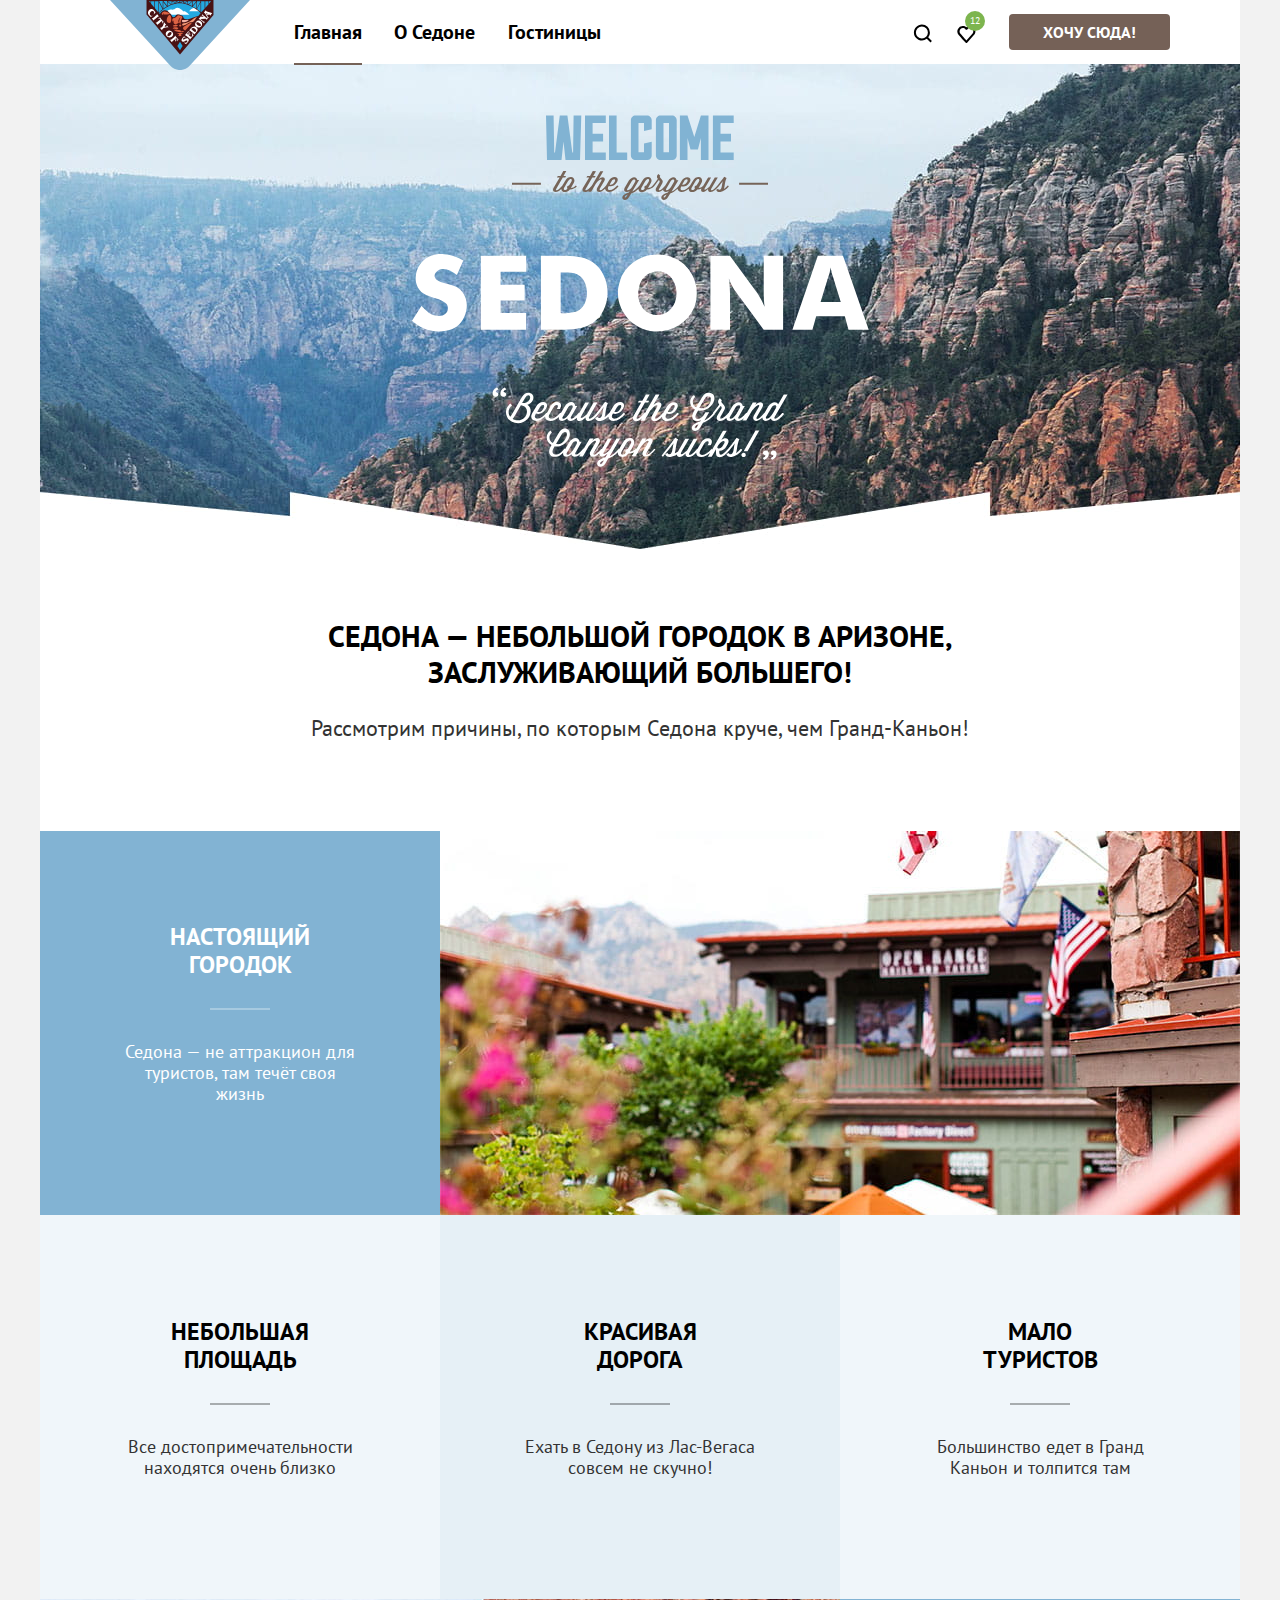
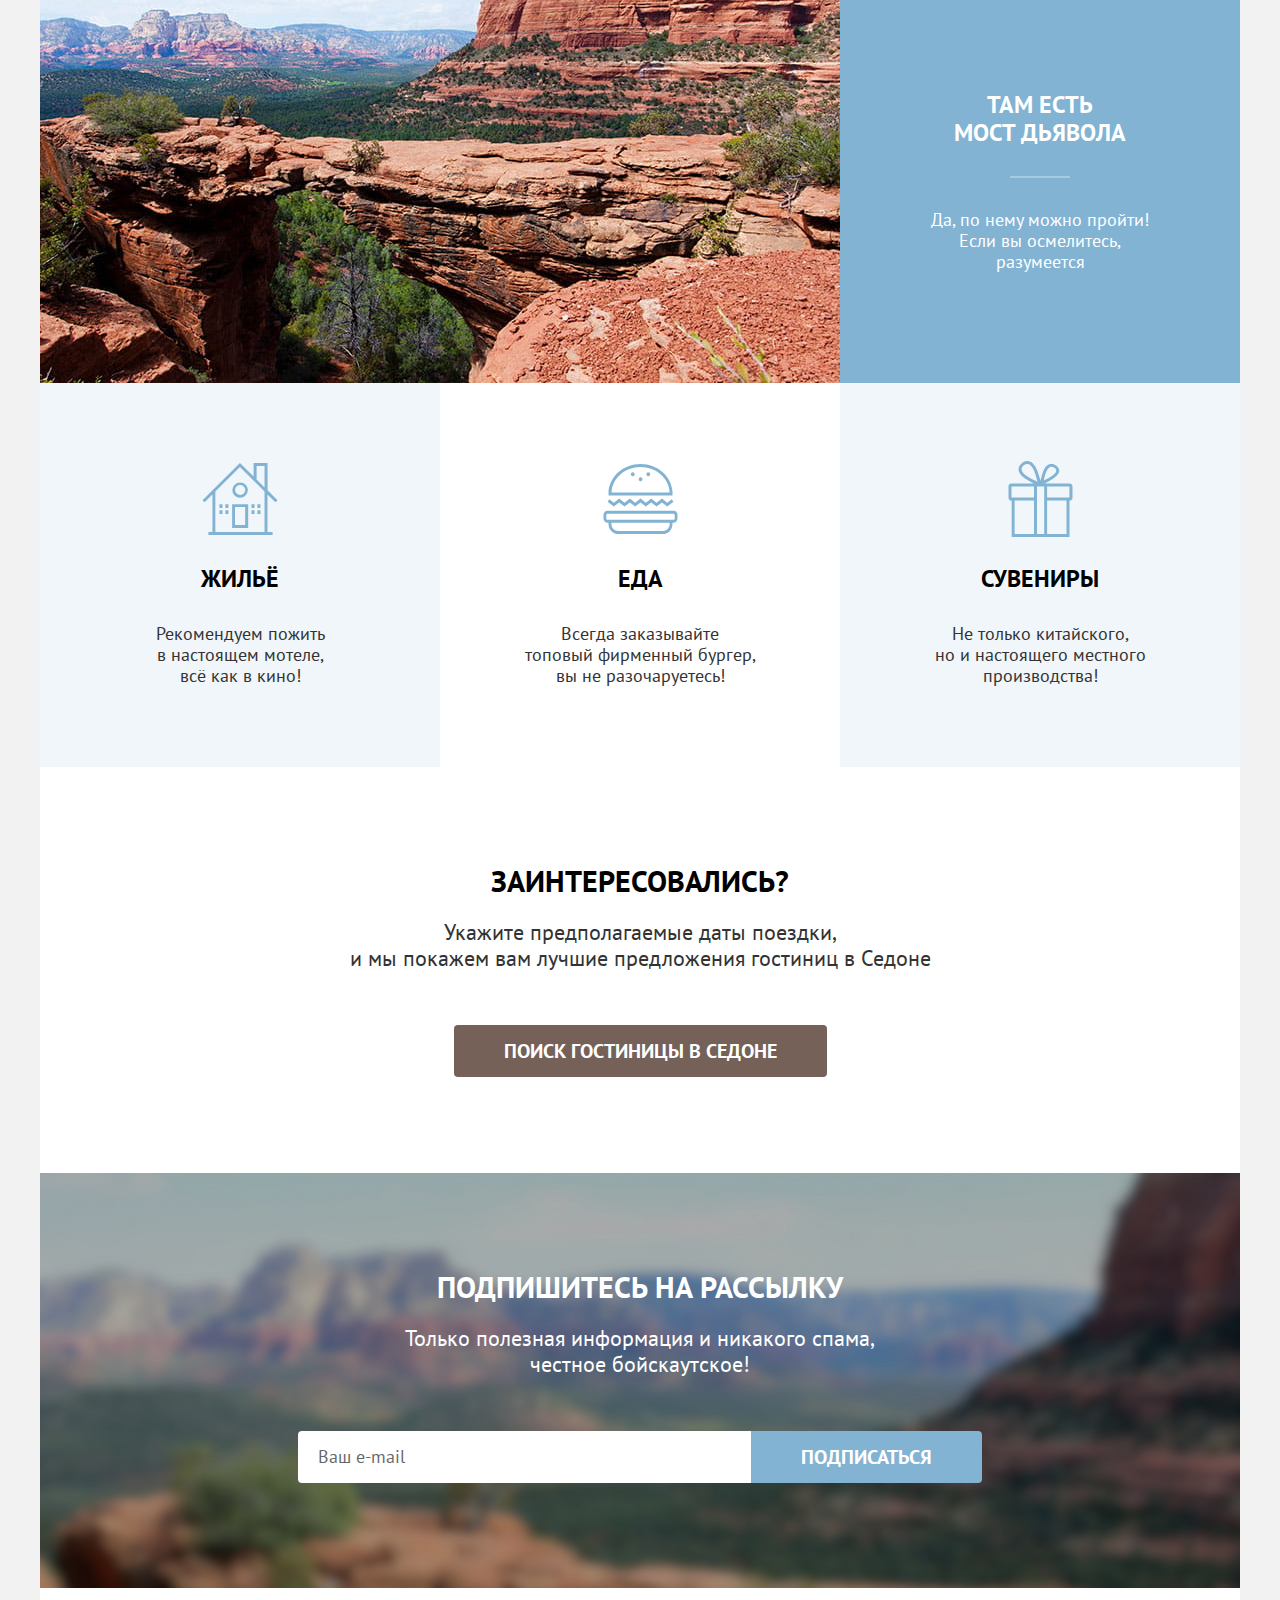
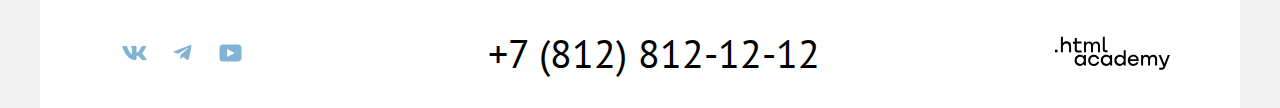
<file: index.html>
<!DOCTYPE html>
<html lang="ru">
  <head>
    <meta charset="utf-8">
    <link rel="icon" href="favicon.ico">
    <link rel="icon" type="image/png" sizes="32x32" href="images/favicon.png">
    <title>HTML Academy: Седона</title>
    <link rel="stylesheet" href="styles/styles.css">
  </head>
  <body>
    <div class="page-container">
      <header class="page-header">
        <img class="logo" src="images/logo/logo-city-of-sedona.svg" width="140" height="70" alt="Логотип города Седона.">
        <nav class="navigation">
          <ul class="navigation-list">
            <li class="navigation-item">
              <a class="navigation-link navigation-link-current" href="#">Главная</a>
            </li>
            <li class="navigation-item">
              <a class="navigation-link" href="about.html">О Седоне</a>
            </li>
            <li class="navigation-item">
              <a class="navigation-link" href="hotels.html">Гостиницы</a>
            </li>
          </ul>
          <ul class="navigation-user">
            <li class="navigation-item">
              <a class="navigation-link-search" href="#">
                <svg class="navigation-icon" aria-hidden="true" focusable="false" width="19" height="19" viewBox="0 0 19 19" fill="none" xmlns="http://www.w3.org/2000/svg"><path d="m18.9 17-3.7-3.67c1-1.3 1.7-2.98 1.7-4.87A8 8 0 0 0 8.9.5C4.5.5.9 4.18.9 8.56a8 8 0 0 0 12.9 6.26l3.7 3.68 1.4-1.5Zm-10-2.48a6 6 0 0 1-6-5.96 6 6 0 0 1 12 0 6 6 0 0 1-6 5.96Z"/></svg>
                <span class="visually-hidden">Поиск</span>
              </a>
            </li>
            <li class="navigation-item">
              <a class="navigation-link-favorite" href="#">
                <span class="visually-hidden">Избранное</span>
                <svg class="navigation-icon" aria-hidden="true" focusable="false" width="19" height="17" viewBox="0 0 19 17" fill="none" xmlns="http://www.w3.org/2000/svg"><path d="M9.3 17a.9.9 0 0 1-.8-.4c-5.4-6.1-6.7-7.5-7-7.9A5.4 5.4 0 0 1 5.9 0c1.3 0 2.5.5 3.5 1.3a5.46 5.46 0 0 1 9 4.1c0 1.3-.5 2.5-1.3 3.4l-7 7.9c-.2.2-.4.3-.8.3Zm-6-9.5c.3.4 3.5 4 6.1 6.9l6.2-7c.5-.5.7-1.2.7-2 0-1.8-1.5-3.3-3.3-3.3-1 0-2 .5-2.7 1.3-.3.3-.6.4-.9.4-.3 0-.6-.2-.8-.4-.7-.8-1.7-1.3-2.7-1.3-1.8 0-3.3 1.5-3.3 3.3-.1.9.3 1.6.7 2.1-.1 0-.1 0 0 0Z"/></svg>
                <span class="total-favorites">12</span>
              </a>
            </li>
            <li class="navigation-item">
              <a class="button navigation-button" href="#">Хочу сюда!</a>
            </li>
          </ul>
        </nav>
      </header>
      <main class="main-index">
        <h1 hidden class="visually-hidden">Добро пожаловать в Седону!</h1>
        <section class="hero">
          <h2 class="visually-hidden">Приветственная вывеска Седоны</h2>
          <img class="welcome-logo" src="images/hero/welcome.svg" width="188" height="46" alt="Добро пожаловать.">
          <img class="gorgeous-logo" src="images/hero/gorgeous.svg" width="256" height="29" alt="в великолепную.">
          <img class="sedona-logo" src="images/hero/sedona-logo-because.svg" width="457" height="213" alt="Седону.">
        </section>
        <section class="advantages">
          <h2 class="advantages-title-main">Седона — небольшой городок в Аризоне, заслуживающий большего!</h2>
          <p class="advantages-reasons">Рассмотрим причины, по которым Седона круче, чем Гранд-Каньон!</p>
          <ul class="advantages-list">
            <li class="advantages-item advantages-item-dark-blue">
              <div class="real-city">
                <h3 class="advantages-title drop-white">Настоящий городок</h3>
                <p class="advantages-description">Седона — не аттракцион для туристов, там течёт своя жизнь</p>
              </div>
              <img class="advantages-show" src="images/advantages/real-city.jpg" width="800" height="384" alt="Домик на фоне гор.">
            </li>
            <li class="advantages-item advantages-item-light-blue">
              <h3 class="advantages-title drop-dark">Небольшая площадь</h3>
              <p class="advantages-description">Все достопримечательности находятся очень близко</p>
            </li>
            <li class="advantages-item advantages-item-blue">
              <h3 class="advantages-title drop-dark">Красивая дорога</h3>
              <p class="advantages-description">Ехать в Седону из Лас-Вегаса совсем не скучно!</p>
            </li>
            <li class="advantages-item advantages-item-light-blue">
              <h3 class="advantages-title drop-dark">Мало туристов</h3>
              <p class="advantages-description">Большинство едет в Гранд Каньон и толпится там</p>
            </li>
          </ul>
          <ul class="recomendation-list">
            <li class="recomendation-item recomendation-item-dark-blue">
              <div class="devil-bridge">
                <h3 class="recomendation-title drop-white">Там есть мост&nbsp;дьявола</h3>
                <p class="recomendation-description">Да, по нему можно пройти! Если вы осмелитесь, разумеется</p>
              </div>
              <img class="recomendation-show" src="images/advantages/canyon.jpg" width="800" height="384" alt="Вид на мост дьявола.">
            </li>
            <li class="recomendation-item recomendation-item-light-blue accommodation">
              <h3 class="recomendation-title">Жильё</h3>
              <p class="recomendation-description">Рекомендуем пожить в&nbsp;настоящем мотеле, всё&nbsp;как&nbsp;в&nbsp;кино!</p>
            </li>
            <li class="recomendation-item recomendation-item-white food">
              <h3 class="recomendation-title">Еда</h3>
              <p class="recomendation-description">Всегда заказывайте топовый&nbsp;фирменный бургер, вы&nbsp;не разочаруетесь!</p>
            </li>
            <li class="recomendation-item recomendation-item-light-blue souvenir">
              <h3 class="recomendation-title">Сувениры</h3>
              <p class="recomendation-description">Не только китайского, но&nbsp;и&nbsp;настоящего местного производства!</p>
            </li>
          </ul>
        </section>
        <section class="hotel-searching">
          <h2 class="hotel-searching-title">Заинтересовались?</h2>
          <p class="hotel-searching-text">Укажите предполагаемые даты поездки, и&nbsp;мы&nbsp;покажем&nbsp;вам&nbsp;лучшие предложения гостиниц в Седоне</p>
          <a class="button searching-button" href="#">Поиск гостиницы в Cедоне</a>
        </section>
        <section class="subscribe">
          <h2 class="subscribe-title">Подпишитесь на рассылку</h2>
          <p class="subscribe-description">Только полезная информация и никакого спама, честное&nbsp;бойскаутское!</p>
          <form class="newsletter-form" action="https://echo.htmlacademy.ru/" method="post">
            <label class="visually-hidden" for="newsletter-email">Ваш e-mail</label>
            <input class="field" placeholder="Ваш e-mail" type="email" name="newsletter-email" id="newsletter-email" required>
            <button class="button newsletter-button" type="submit">Подписаться</button>
          </form>
        </section>
      </main>
      <footer class="page-footer">
        <section class="footer-social">
          <h2 class="visually-hidden">Давайте дружить!</h2>
          <ul class="footer-social-list">
            <li class="footer-social-item">
              <a class="button-social button-vk" href="https://vk.com/htmlacademy">
                <svg class="footer-icon" aria-hidden="true" focusable="false" width="25" height="14" viewBox="0 0 25 14" fill="none" xmlns="http://www.w3.org/2000/svg"><path fill-rule="evenodd" clip-rule="evenodd" d="M23.95.95c.17-.55 0-.95-.8-.95h-2.62c-.67 0-.98.35-1.14.73 0 0-1.34 3.2-3.23 5.27-.61.6-.89.8-1.22.8-.17 0-.42-.2-.42-.74V.95c0-.66-.19-.95-.74-.95H9.65c-.42 0-.67.3-.67.6 0 .61.95.76 1.05 2.5v3.8c0 .84-.16.99-.5.99-.88 0-3.05-3.21-4.33-6.89-.25-.71-.5-1-1.17-1H1.4C.65 0 .5.35.5.73c0 .68.89 4.07 4.14 8.55C6.81 12.34 9.87 14 12.65 14c1.67 0 1.88-.37 1.88-1v-2.32c0-.73.16-.88.68-.88.4 0 1.06.2 2.62 1.67C19.61 13.22 19.9 14 20.9 14h2.63c.75 0 1.13-.37.91-1.1-.24-.72-1.09-1.77-2.22-3.02-.6-.7-1.53-1.47-1.8-1.86-.4-.49-.28-.7 0-1.14 0 0 3.2-4.43 3.53-5.93Z"/></svg>
                <span class="visually-hidden">ВКонтакте</span>
              </a>
            </li>
            <li class="footer-social-item">
              <a class="button-social button-telegram" href="https://t.me/htmlacademy">
                <svg class="footer-icon" aria-hidden="true" focusable="false" width="19" height="16" viewBox="0 0 19 16" fill="none" xmlns="http://www.w3.org/2000/svg"><path d="M17.29.1 1.34 6.25c-1.09.43-1.08 1.04-.2 1.31l4.1 1.28 9.47-5.98c.44-.27.85-.12.52.18L7.55 9.96l-.28 4.22c.41 0 .6-.19.83-.41l1.99-1.93 4.13 3.05c.77.42 1.31.2 1.5-.7l2.72-12.8C18.72.27 18-.23 17.29.09Z"/></svg>
                <span class="visually-hidden">Telegram</span>
              </a>
            </li>
            <li class="footer-social-item">
              <a class="button-social button-youtube" href="https://www.youtube.com/user/htmlacademyru">
                <svg class="footer-icon" aria-hidden="true" focusable="false" width="23" height="18" viewBox="0 0 23 18" fill="none" xmlns="http://www.w3.org/2000/svg"><path d="M19.1.5H3.68C1.81.5.5 2.1.5 3.9V14c0 1.9 1.31 3.5 3.17 3.5h15.66c1.64 0 3.17-1.6 3.17-3.4V3.9C22.28 2.1 20.97.5 19.1.5ZM8.17 13.04V4.96L15.5 9l-7.34 4.04Z"/></svg>
                <span class="visually-hidden">Youtube</span>
              </a>
            </li>
          </ul>
        </section>
        <section class="footer-phone">
          <h2 class="visually-hidden">Номер телефона</h2>
          <a class="footer-phone" href="tel:+78128121212">+7 (812) 812-12-12</a>
        </section>
        <section class="footer-made-by">
          <h2 class="visually-hidden">Сделано в</h2>
          <a class="htmlacademy-link" href="https://htmalacademy.ru">
            <svg class="footer-icon" aria-hidden="true" focusable="false" width="115" height="34"  viewBox="0 0 115 34" fill="none" xmlns="http://www.w3.org/2000/svg">
              <path d="M0 13.7232V16.3232H2.5V13.7232H0Z"/>
              <path d="M11.6 5.32324C10 5.32324 8.8 6.02324 8 7.02324H7.9V0.823242H5.9V16.3232H7.9V11.0232C7.9 8.92324 9.2 7.42324 11.2 7.42324C13 7.42324 14.1 8.82324 14.1 10.6232V16.3232H16.1V10.2232C16.2 7.22324 14.3 5.32324 11.6 5.32324Z"/>
              <path d="M26.6 5.62324H21.8V1.92324H19.8V5.72324H17.9V7.72324H19.8V13.7232C19.8 15.4232 20.8 16.4232 22.5 16.4232H26.6V14.4232H22.9C22.2 14.4232 21.8 14.0232 21.8 13.3232V7.62324H26.6V5.62324Z"/>
              <path d="M41.1 5.42324C39.5 5.42324 38.2 6.22324 37.6 7.52324H37.5C36.9 6.32324 35.7 5.42324 34.1 5.42324C32.7 5.42324 31.6 6.22324 31 7.22324H30.9V5.62324H29V16.2232H31V10.8232C31 8.82324 32 7.32324 33.6 7.32324C35.1 7.32324 36 8.32324 36 9.92324V16.2232H38V10.6232C38 8.22324 39.4 7.32324 40.6 7.32324C42.1 7.32324 43 8.32324 43 9.92324V16.2232H45V9.72324C45.1 7.22324 43.6 5.42324 41.1 5.42324Z"/>
              <path d="M47.8 13.5232C47.8 15.2232 48.8 16.2232 50.6 16.2232H52.6V14.2232H50.9C50.2 14.2232 49.8 13.8232 49.8 13.1232V0.823242H47.8V13.5232Z"/>
              <path d="M28.9 20.5232C28 19.4232 26.7 18.7232 25 18.7232C21.9 18.7232 19.6 21.0232 19.6 24.3232C19.6 27.6232 21.9 29.9232 25 29.9232C26.8 29.9232 28 29.1232 28.8 28.0232H28.9V29.6232H30.9V19.0232H28.9V20.5232ZM25.3 27.9232C23.1 27.9232 21.7 26.3232 21.7 24.3232C21.7 22.3232 23.1 20.7232 25.3 20.7232C27.5 20.7232 28.9 22.3232 28.9 24.3232C28.9 26.2232 27.5 27.9232 25.3 27.9232Z"/>
              <path d="M44.2 22.8232C43.7 20.4232 41.6 18.7232 38.8 18.7232C35.4 18.7232 33.2 21.2232 33.2 24.3232C33.2 27.4232 35.4 29.9232 38.8 29.9232C41.6 29.9232 43.7 28.1232 44.2 25.7232H42.1C41.7 27.0232 40.4 28.0232 38.8 28.0232C36.6 28.0232 35.2 26.4232 35.2 24.4232C35.2 22.4232 36.6 20.8232 38.8 20.8232C40.4 20.8232 41.6 21.8232 42.1 23.0232H44.2V22.8232Z"/>
              <path d="M55.1 20.5232C54.2 19.4232 52.9 18.7232 51.2 18.7232C48.1 18.7232 45.8 21.0232 45.8 24.3232C45.8 27.6232 48.1 29.9232 51.2 29.9232C53 29.9232 54.2 29.1232 55 28.0232H55.1V29.6232H57.1V19.0232H55.1V20.5232ZM51.5 27.9232C49.3 27.9232 47.9 26.3232 47.9 24.3232C47.9 22.3232 49.3 20.7232 51.5 20.7232C53.7 20.7232 55.1 22.3232 55.1 24.3232C55.1 26.2232 53.6 27.9232 51.5 27.9232Z"/>
              <path d="M68.7 20.6232C67.8 19.5232 66.5 18.7232 64.8 18.7232C61.7 18.7232 59.4 21.0232 59.4 24.3232C59.4 27.6232 61.6 29.9232 64.8 29.9232C66.5 29.9232 67.8 29.1232 68.6 28.1232H68.7V29.6232H70.7V14.2232H68.7V20.6232ZM65.1 27.9232C62.9 27.9232 61.5 26.3232 61.5 24.3232C61.5 22.3232 62.9 20.7232 65.1 20.7232C67.3 20.7232 68.7 22.3232 68.7 24.3232C68.6 26.3232 67.2 27.9232 65.1 27.9232Z"/>
              <path d="M78.3 18.7232C75 18.7232 72.8 21.2232 72.8 24.3232C72.8 27.3232 74.9 29.9232 78.3 29.9232C80.8 29.9232 82.8 28.6232 83.5 26.3232H81.4C80.9 27.3232 79.8 27.9232 78.4 27.9232C76.5 27.9232 75.1 26.6232 75 25.0232H83.8C84 21.4232 81.8 18.7232 78.3 18.7232ZM78.3 20.6232C80 20.6232 81.3 21.6232 81.6 23.2232H75.1C75.4 21.7232 76.6 20.6232 78.3 20.6232Z"/>
              <path d="M98.2 18.7232C96.6 18.7232 95.3 19.5232 94.6 20.7232H94.5C93.9 19.5232 92.7 18.7232 91.1 18.7232C89.7 18.7232 88.6 19.4232 88 20.5232V19.0232H86.1V29.6232H88.1V24.2232C88.1 22.2232 89.1 20.8232 90.7 20.7232C92.2 20.7232 93.1 21.7232 93.1 23.3232V29.6232H95.1V24.0232C95.1 21.6232 96.5 20.7232 97.7 20.7232C99.2 20.7232 100.1 21.7232 100.1 23.3232V29.6232H102.1V23.1232C102.2 20.5232 100.7 18.7232 98.2 18.7232Z"/>
              <path d="M109.4 27.8232L105.8 18.9232H103.6L108.4 30.5232C108.1 31.4232 107.7 31.7232 106.7 31.7232H104.2V33.7232H106.7C108.5 33.7232 109.5 32.9232 110.2 31.1232L114.9 18.9232H112.8L109.4 27.8232Z"/>
              </svg>
            <span class="visually-hidden">.html academy</span>
          </a>
        </section>
      </footer>
      <div class="modal-container modal-container-close">
        <div class="modal modal-search">
          <button class="modal-close-button">
            <span class="visually-hidden">Закрыть</span>
          </button>
          <section class="modal-content">
            <h2 class="modal-title">Поиск гостиницы в Седоне</h2>
            <form class="searching-form" action="https://echo.htmlacademy.ru/" method="get">
              <p class="field-group searching-form-date">
                <label class="form-label" for="checkin-date">Дата Заезда:</label>
                <input class="field" type="text" id="checkin-date" name="checkin-date" value="27 апреля 2020" required>
                <span class="check-date-error">Мы не можем отправить вас в прошлое.</span>
              </p>
              <p class="field-group searching-form-date">
                <label class="form-label" for="checkout-date">Дата Выезда</label>
                <input class="field" type="text" id="checkout-date" name="checkout-date" value="1 сентября 2023" required>
                <span class="check-date-error date-error">Мы не можем отправить вас в прошлое.</span>
                <span class="check-date-correct date-available">На эти даты есть свободные номера. Пока есть.</span>
              </p>
              <p class="field-group searching-form-adults">
                <label class="form-label" for="adults-number">Взрослые:</label>
                <button class="number-minus" type="button"><span class="visually-hidden">Уменьшить количество взрослых</span></button>
                <input class="field" type="number" id="adults-number" step="1" min="1" name="adults-number" value="2" required>
                <button class="number-plus" type="button"><span class="visually-hidden">Увеличить количество взрослых</span></button>
              </p>
              <p class="field-group searching-form-child">
                <span class="form-label">
                  <label class="form-label" for="child-number">Дети:</label>
                  <span class="tooltip">
                    <button class="tooltip-toggle" type="button" aria-labelledby="tooltip-label-child">
                      <svg class="tooltip-icon" width="26" height="26" viewBox="0 0 26 26" fill="currentColor" xmlns="http://www.w3.org/2000/svg"><circle cx="13" cy="13" r="13" fill="#83B3D3"/><path fill-rule="evenodd" clip-rule="evenodd" d="M12 7h2v2h-2V7Zm2 12h-2v-9h2v9Z"/></svg>
                    </button>
                    <span class="tooltip-text" role="tooltip" id="tooltip-label-child">Укажите количество детей, которые будут с вами, возраст которых от 6 до 18 лет. Дети до 6 лет размещаются бесплатно.</span>
                  </span>
                </span>
                <button class="number-minus" type="button"><span class="visually-hidden">Уменьшить количество детей</span></button>
                <input class="field" type="number" id="child-number" step="1" min="0" name="child-number" value="2" required>
                <button class="number-plus" type="button"><span class="visually-hidden">Увеличить количество детей</span></button>
              </p>
              <button class="button searching-submit" type="submit">Найти</button>
            </form>
          </section>
        </div>
      </div>
    </div>
  </body>
</html>
</file>
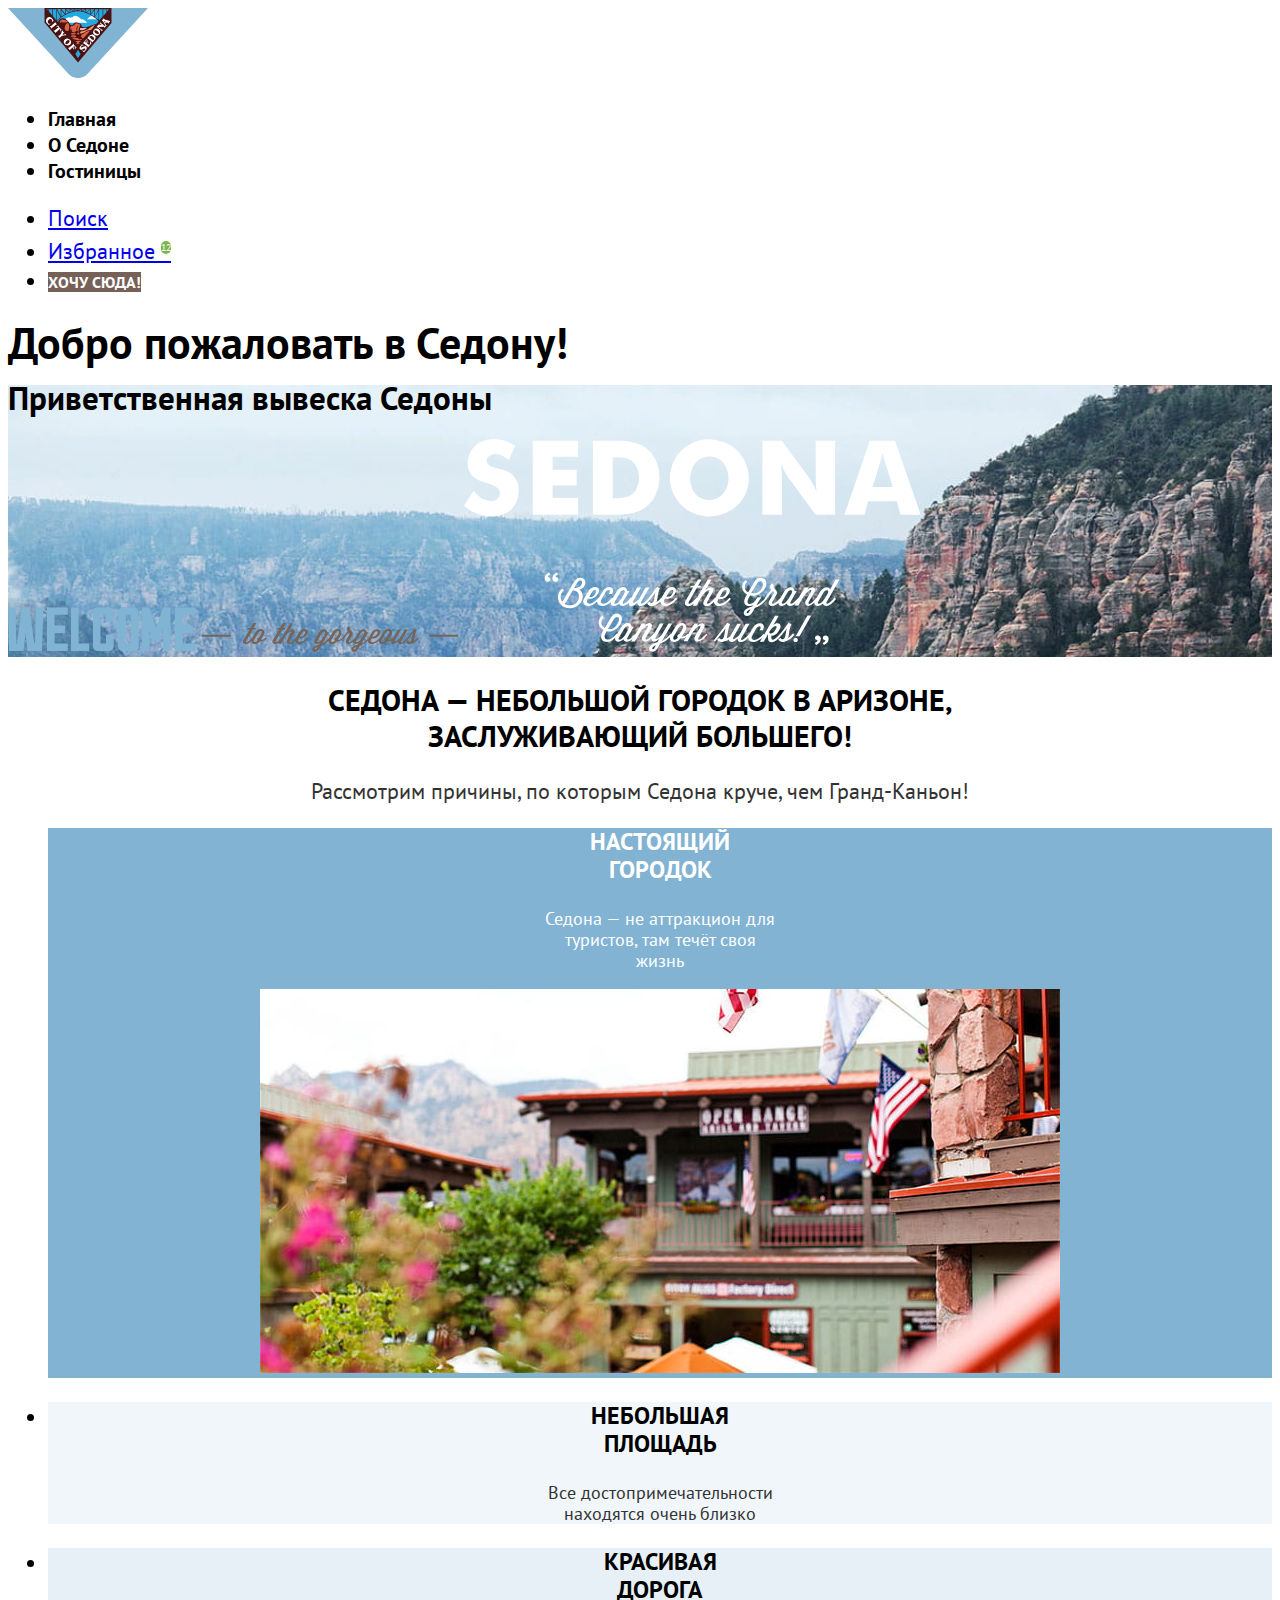
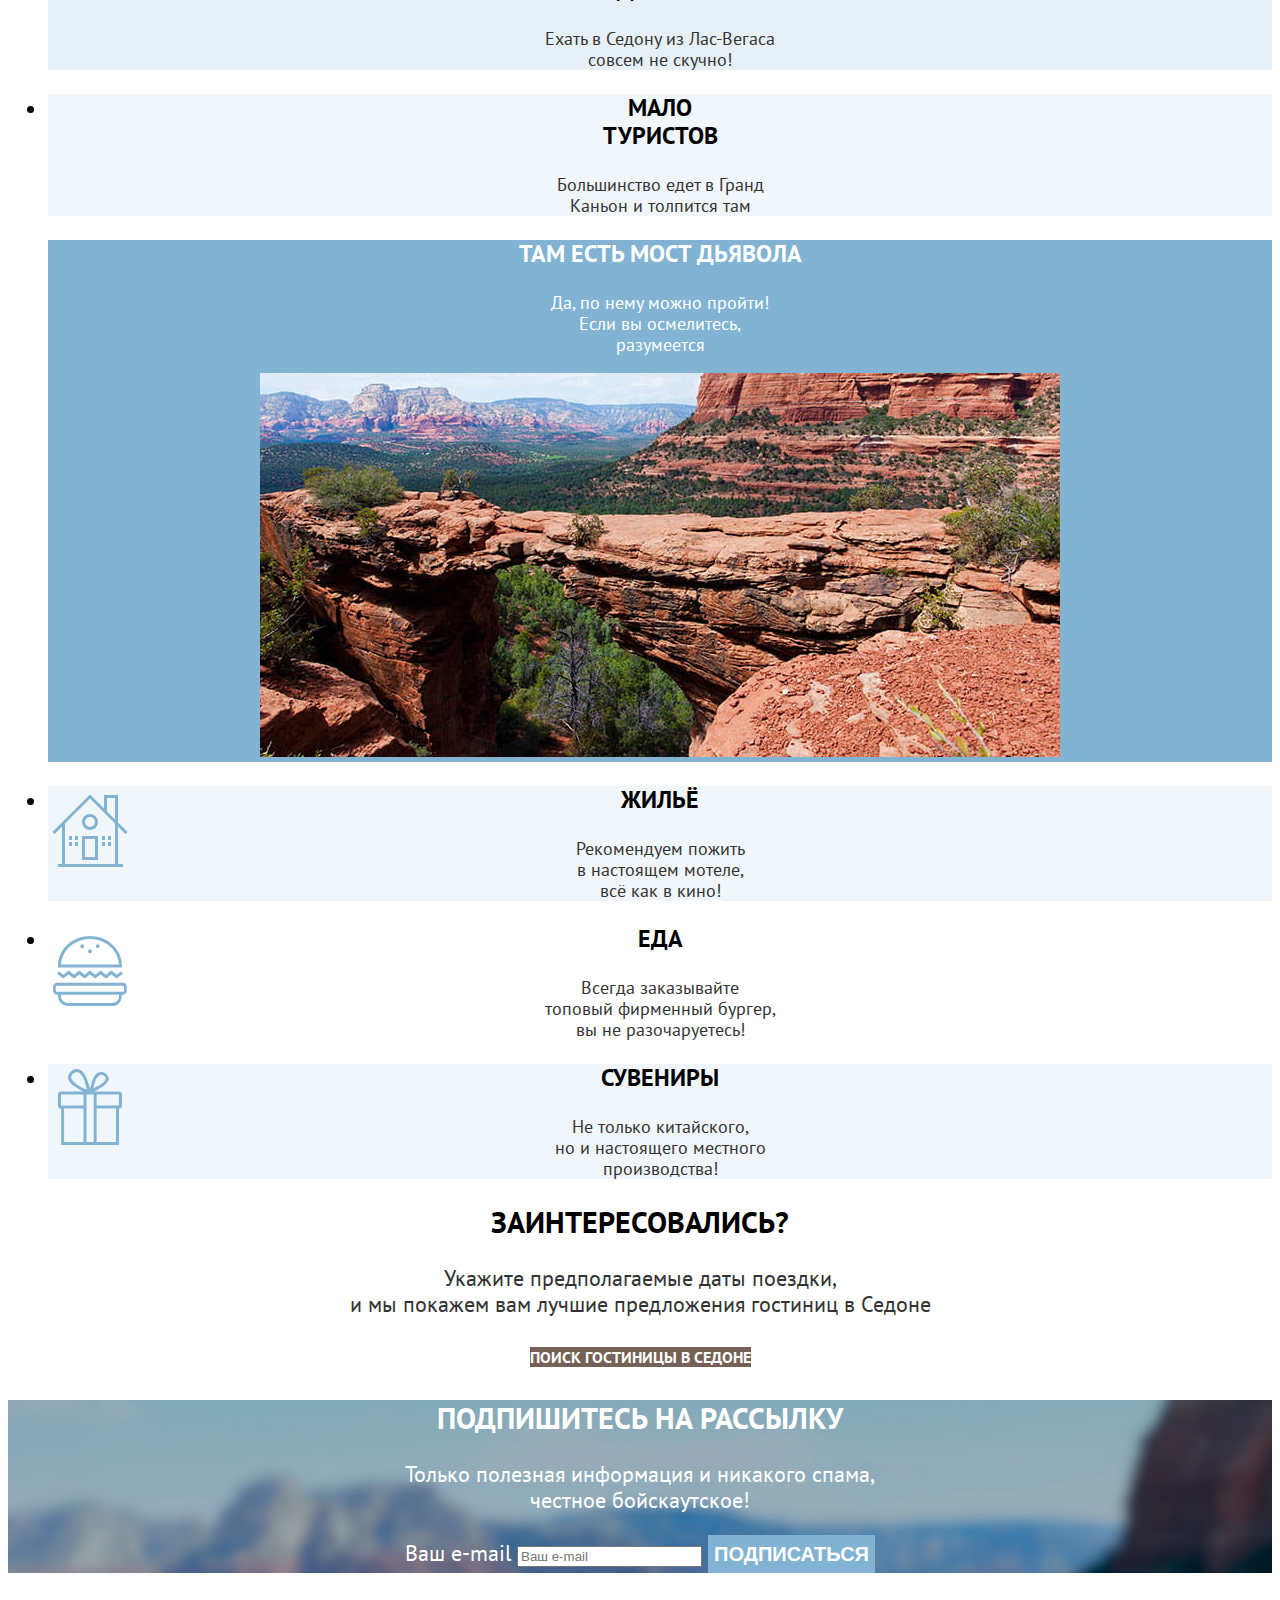
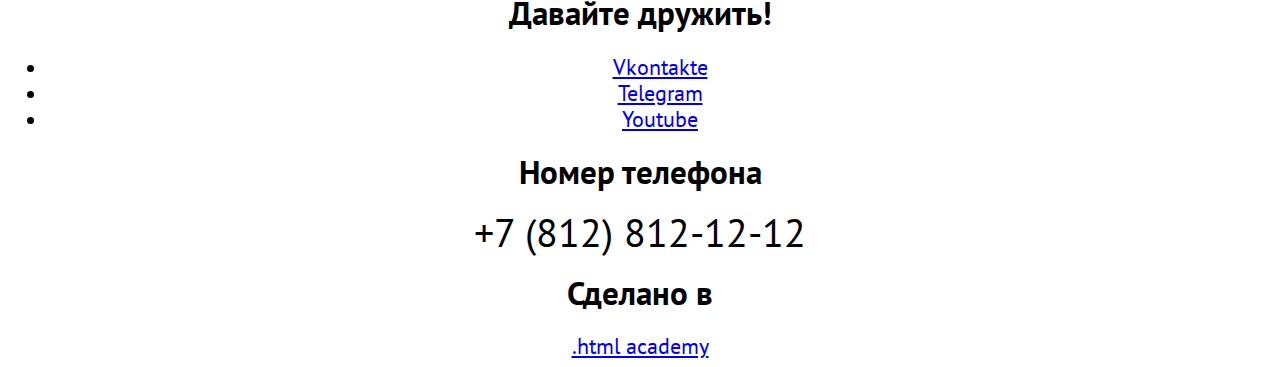
<file: 3/index.html>
<!DOCTYPE html>
<html lang="ru">
  <head>
    <meta charset="utf-8">
    <title>HTML Academy: Седона</title>
    <link rel="stylesheet" href="styles/styles.css">
    <base href="https://htmlacademy-htmlcss.github.io/2206893-sedona-35/3/">
</head>
  <body>
    <header class="page-header">
      <img class="logo" src="images/logo/logo-city-of-sedona.svg" width="140" height="70" alt="Логотип города Седона">
      <nav class="navigation">
        <ul class="navigation-list">
          <li class="navigation-item">
            <a class="navigation-link navigation-link-current">Главная</a>
          </li>
          <li class="navigation-item">
            <a class="navigation-link" href="about.ntml">О Седоне</a>
          </li>
          <li class="navigation-item">
            <a class="navigation-link" href="hotels.ntml">Гостиницы</a>
          </li>
        </ul>
        <ul class="navigation-user">
          <li class="navigation-item">
            <a class="navigation-link-search" href="#">
              <span class="visually-hidden">Поиск</span>
            </a>
          </li>
          <li class="navigation-item">
            <a class="navigation-link-favorite" href="#">
              <span class="visually-hidden">Избранное</span>
              <sup>
                <span class="total-favorites">12</span>
              </sup>
            </a>
          </li>
          <li class="navigation-item">
            <a class="button navigation-button" href="#">Хочу сюда!</a>
          </li>
        </ul>
      </nav>
    </header>

    <main class="main-index">
      <h1 class="visually-hidden">Добро пожаловать в Седону!</h1>

      <section class="hero">
        <h2 class="visually-hidden">Приветственная вывеска Седоны</h2>
        <img class="welcome-logo" src="images/hero/welcome.svg" width="188" height="45" alt="Добро пожаловать">
        <img class="gorgeous-logo" src="images/hero/gorgeous.svg" width="256" height="29" alt="в великолепную">
        <img class="sedona-logo" src="images/hero/sedona-logo-because.svg" width="457" height="213" alt="Седону.">
      </section>

      <section class="advantages">
        <h2 class="advantages-title">Седона — небольшой городок в Аризоне,<br>заслуживающий большего!</h2>
        <p class="advantages-reasons">Рассмотрим причины, по которым Седона круче, чем Гранд-Каньон!</p>
        <ul class="advantages-list">
          <li class="advantages-item advantages-item-dark-blue">
            <div>
              <h3 class="advantages-title">Настоящий<br>городок</h3>
              <p class="advantages-description">Седона — не аттракцион для<br>туристов, там течёт своя<br>жизнь</p>
            </div>
            <img class="advantages-show" src="images/advantages/real-city.jpg" width="800" height="384" alt="Домик на фоне гор">
          </li>
          <li class="advantages-item advantages-item-light-blue">
            <h3 class="advantages-title">Небольшая<br>площадь</h3>
            <p class="advantages-description">Все достопримечательности<br>находятся очень близко</p>
          </li>
          <li class="advantages-item advantages-item-blue">
            <h3 class="advantages-title">Красивая<br>дорога</h3>
            <p class="advantages-description">Ехать в Седону из Лас-Вегаса<br>совсем не скучно!</p>
          </li>
          <li class="advantages-item advantages-item-light-blue">
            <h3 class="advantages-title">Мало<br>туристов</h3>
            <p class="advantages-description">Большинство едет в Гранд<br>Каньон и толпится там</p>
          </li>
          <li class="advantages-item advantages-item-dark-blue">
            <div>
              <h3 class="advantages-title">Там есть мост дьявола</h3>
              <p class="advantages-description">Да, по нему можно пройти!<br>Если вы осмелитесь,<br>разумеется</p>
            </div>
            <img class="advantages-show" src="images/advantages/canyon.jpg" width="800" height="384" alt="Вид на мост дьявола">
          </li>
        </ul>
        <ul class="recomendation-list">
          <li class="recomendation-item recomendation-item-light-blue">
            <h3 class="recomendation-title to-do-accommodation">Жильё</h3>
            <p class="recomendation-description">Рекомендуем пожить<br>в настоящем мотеле,<br>всё как в кино!</p>
          </li>
          <li class="recomendation-item recomendation-item-white">
            <h3 class="recomendation-title to-do-food">Еда</h3>
            <p class="recomendation-description">Всегда заказывайте<br>топовый фирменный бургер,<br>вы не разочаруетесь!</p>
          </li>
          <li class="recomendation-item recomendation-item-light-blue">
            <h3 class="recomendation-title to-do-souvenir">Сувениры</h3>
            <p class="recomendation-description">Не только китайского,<br>но и настоящего местного<br>производства!</p>
          </li>
        </ul>
      </section>

      <section class="hotel-searching">
        <h2 class="hotel-searching-title">Заинтересовались?</h2>
        <p class="hotel-searching-text">Укажите предполагаемые даты поездки,<br>и мы покажем вам лучшие предложения гостиниц в Седоне</p>
        <a class="button searching-button" href="#">Поиск гостиницы в Cедоне</a>
      </section>

      <section class="subscribe">
        <h2 class="subscribe-title">Подпишитесь на рассылку</h2>
        <p class="subscribe-description">Только полезная информация и никакого спама,<br>честное бойскаутское!</p>
        <form class="newsletter-form" action="https://echo.htmlacademy.ru/" method="post">
          <label for="newsletter-email">Ваш e-mail</label>
          <input class="field" placeholder="Ваш e-mail" type="email" name="newsletter-email" id="newsletter-email" required>
          <button class="button newsletter-button" type="submit">Подписаться</button>
        </form>
      </section>

    </main>

    <footer class="page-footer">
      <section class="footer-social">
        <h2 class="visually-hidden">Давайте дружить!</h2>
        <ul class="footer-social-list">
          <li class="footer-social-item">
            <a href="https://vk.com/htmlacademy" class="button-vk">
              <span class="visually-hidden">Vkontakte</span>
            </a>
          </li>
          <li class="footer-social-item">
            <a href="https://t.me/htmlacademy" class="button-telegram">
              <span class="visually-hidden">Telegram</span>
            </a>
          </li>
          <li class="footer-social-item">
            <a href="https://www.youtube.com/user/htmlacademyru" class="button-youtube">
              <span class="visually-hidden">Youtube</span>
            </a>
          </li>
        </ul>
      </section>

      <section class="footer-phone">
        <h2 class="visually-hidden">Номер телефона</h2>
        <a href="tel:+78128121212" class="footer-phone">+7 (812) 812-12-12</a>
      </section>

      <section class="footer-made-by">
        <h2 class="visually-hidden">Сделано в</h2>
        <a href="https://htmalacademy.ru" class="htmlacademy-link">
          <span class="visually-hidden">.html academy</span>
        </a>
      </section>
    </footer>

  </body>
</html>
</file>
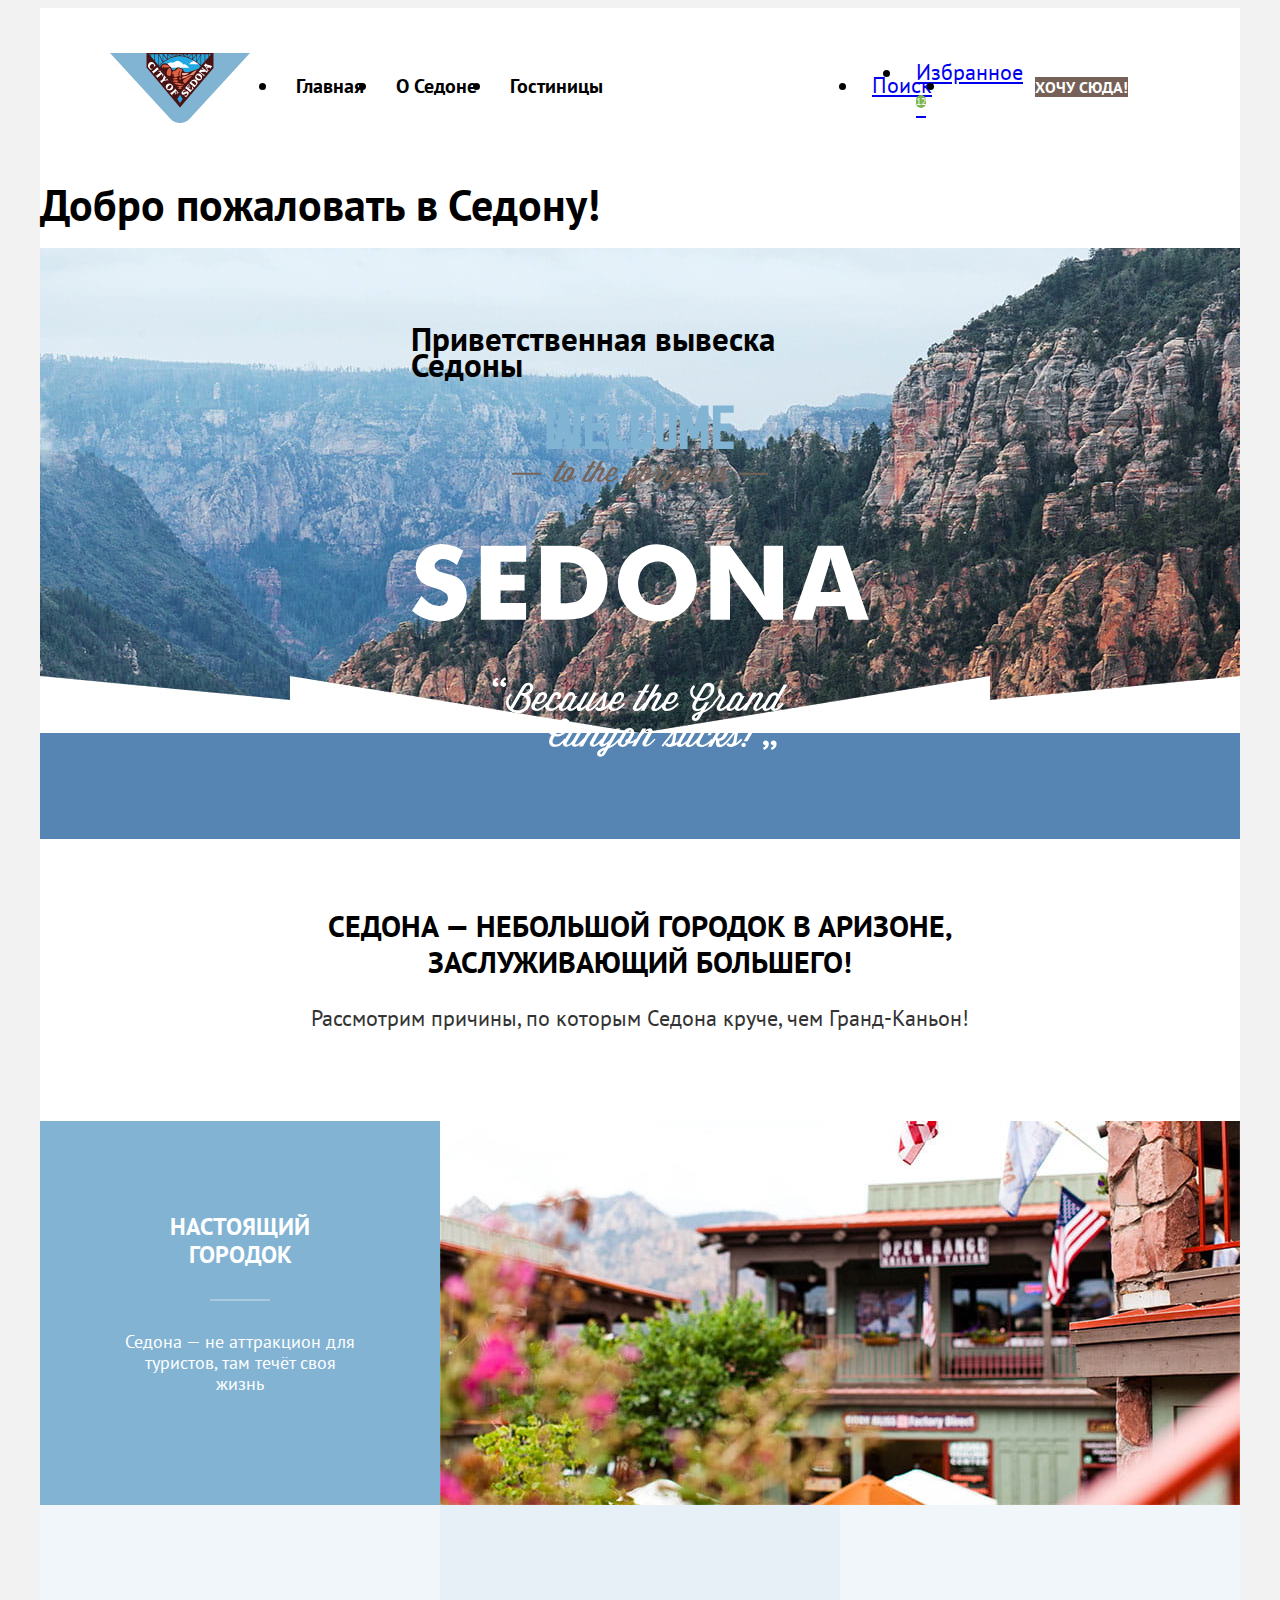
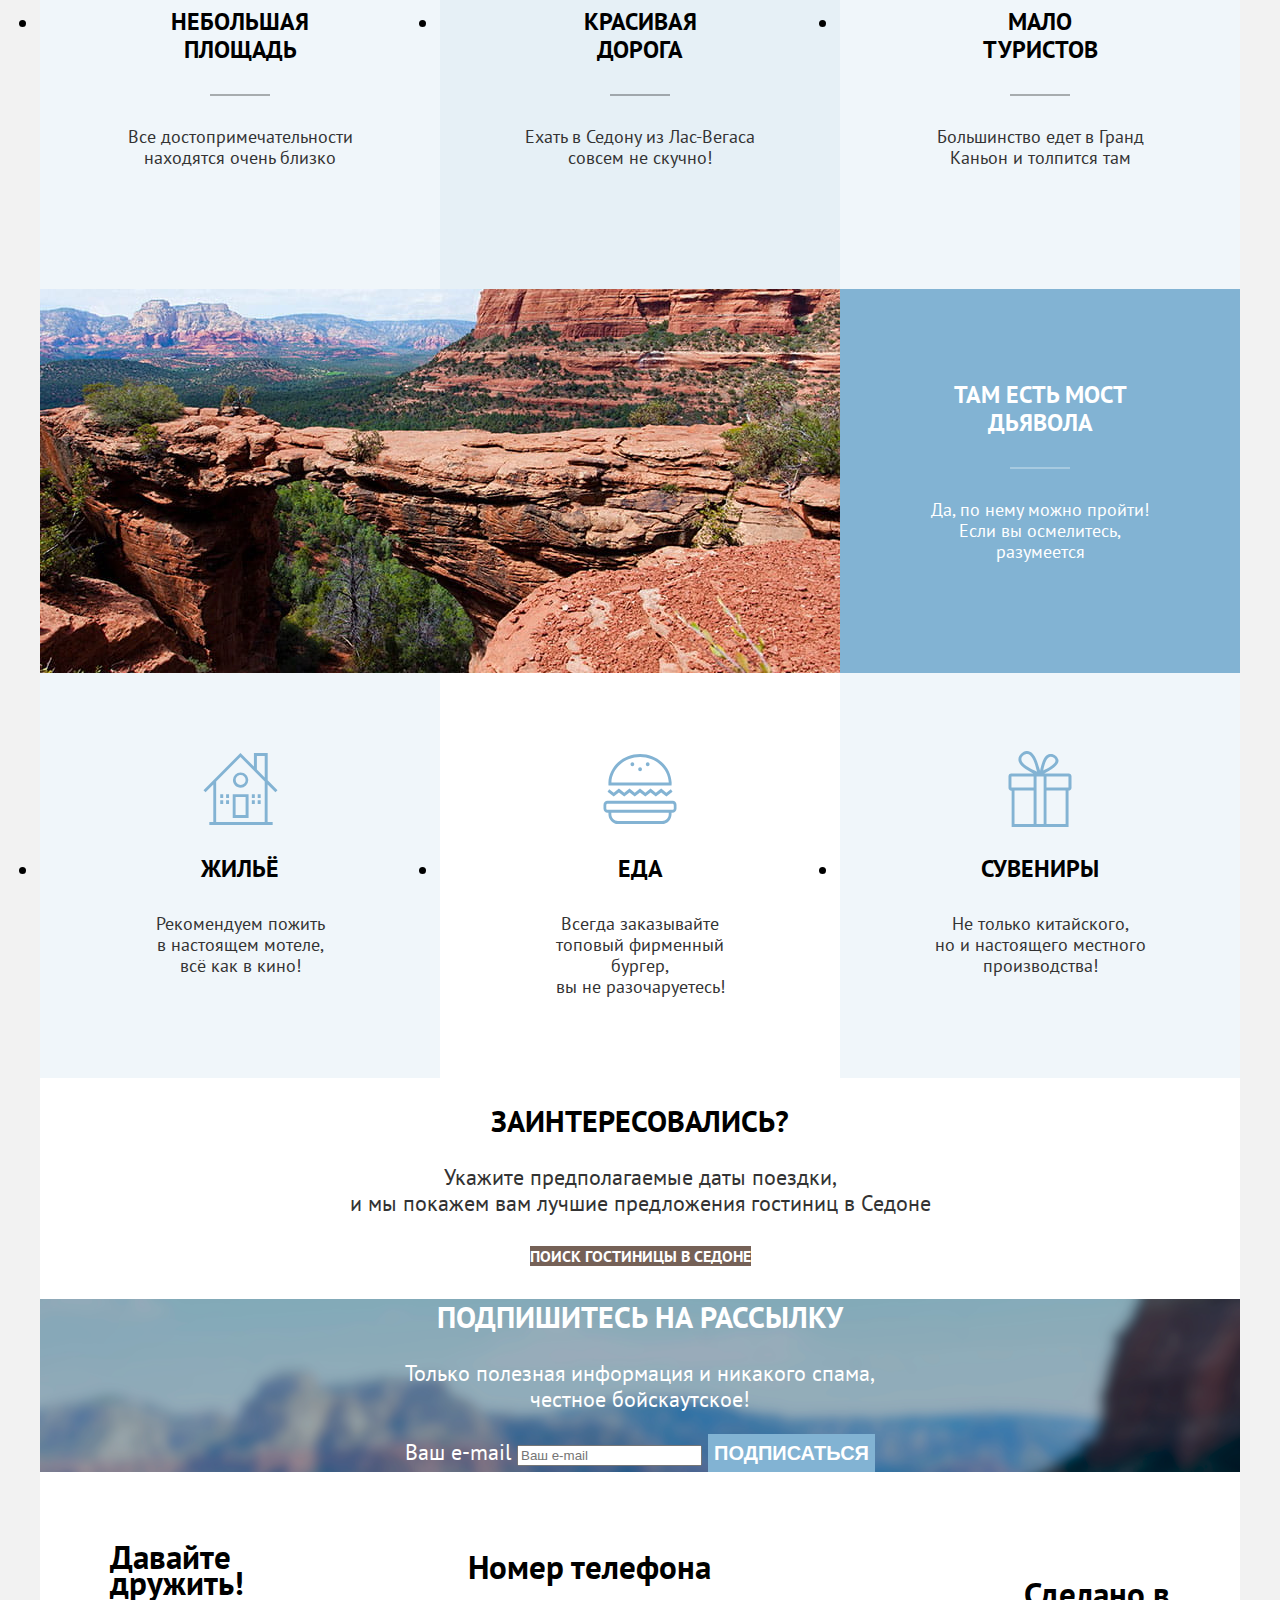
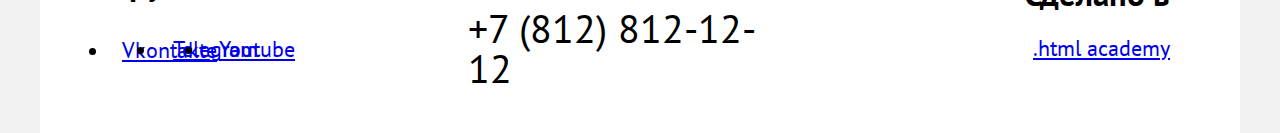
<file: 4/index.html>
<!DOCTYPE html>
<html lang="ru">
  <head>
    <meta charset="utf-8">
    <title>HTML Academy: Седона</title>
    <link rel="stylesheet" href="styles/styles.css">
    <base href="https://htmlacademy-htmlcss.github.io/2206893-sedona-35/4/">
</head>
  <body>
    <div class="page-container">
      <header class="page-header">
        <img class="logo" src="images/logo/logo-city-of-sedona.svg" width="140" height="70" alt="Логотип города Седона">
        <nav class="navigation">
          <ul class="navigation-list">
            <li class="navigation-item">
              <a class="navigation-link navigation-link-current">Главная</a>
            </li>
            <li class="navigation-item">
              <a class="navigation-link" href="about.ntml">О Седоне</a>
            </li>
            <li class="navigation-item">
              <a class="navigation-link" href="hotels.ntml">Гостиницы</a>
            </li>
          </ul>

          <ul class="navigation-user">
            <li class="navigation-item">
              <a class="navigation-link-search" href="#">
                <span class="visually-hidden">Поиск</span>
              </a>
            </li>
            <li class="navigation-item">
              <a class="navigation-link-favorite" href="#">
                <span class="visually-hidden">Избранное</span>
                <sup>
                  <span class="total-favorites">12</span>
                </sup>
              </a>
            </li>
            <li class="navigation-item">
              <a class="button navigation-button" href="#">Хочу сюда!</a>
            </li>
          </ul>
        </nav>
      </header>

      <main class="main-index">
        <h1 class="visually-hidden">Добро пожаловать в Седону!</h1>

        <section class="hero">
          <h2 class="visually-hidden">Приветственная вывеска Седоны</h2>
          <img class="welcome-logo" src="images/hero/welcome.svg" width="188" height="45" alt="Добро пожаловать">
          <img class="gorgeous-logo" src="images/hero/gorgeous.svg" width="256" height="29" alt="в великолепную">
          <img class="sedona-logo" src="images/hero/sedona-logo-because.svg" width="457" height="213" alt="Седону.">
        </section>

        <section class="advantages">
          <h2 class="advantages-title-main">Седона — небольшой городок в Аризоне,<br>заслуживающий большего!</h2>
          <p class="advantages-reasons">Рассмотрим причины, по которым Седона круче, чем Гранд-Каньон!</p>
          <ul class="advantages-list">
            <li class="advantages-item advantages-item-dark-blue">
              <div class="real-city">
                <h3 class="advantages-title">Настоящий<br>городок</h3>
                <div class="drop-line-white"></div>
                <p class="advantages-description">Седона — не аттракцион для<br>туристов, там течёт своя<br>жизнь</p>
              </div>
              <img class="advantages-show" src="images/advantages/real-city.jpg" width="800" height="384" alt="Домик на фоне гор">
            </li>
            <li class="advantages-item advantages-item-light-blue">
              <h3 class="advantages-title">Небольшая<br>площадь</h3>
              <div class="drop-line-dark"></div>
              <p class="advantages-description">Все достопримечательности<br>находятся очень близко</p>
            </li>
            <li class="advantages-item advantages-item-blue">
              <h3 class="advantages-title">Красивая<br>дорога</h3>
              <div class="drop-line-dark"></div>
              <p class="advantages-description">Ехать в Седону из Лас-Вегаса<br>совсем не скучно!</p>
            </li>
            <li class="advantages-item advantages-item-light-blue">
              <h3 class="advantages-title">Мало<br>туристов</h3>
              <div class="drop-line-dark"></div>
              <p class="advantages-description">Большинство едет в Гранд<br>Каньон и толпится там</p>
            </li>
            <li class="advantages-item advantages-item-dark-blue">
              <div class="devil-bridge">
                <h3 class="advantages-title">Там есть мост дьявола</h3>
                <div class="drop-line-white"></div>
                <p class="advantages-description">Да, по нему можно пройти!<br>Если вы осмелитесь,<br>разумеется</p>
              </div>
              <img class="advantages-show" src="images/advantages/canyon.jpg" width="800" height="384" alt="Вид на мост дьявола">
            </li>
          </ul>
          <ul class="recomendation-list">
            <li class="recomendation-item recomendation-item-light-blue">
              <h3 class="recomendation-title to-do-accommodation">Жильё</h3>
              <p class="recomendation-description">Рекомендуем пожить<br>в настоящем мотеле,<br>всё как в кино!</p>
            </li>
            <li class="recomendation-item recomendation-item-white">
              <h3 class="recomendation-title to-do-food">Еда</h3>
              <p class="recomendation-description">Всегда заказывайте<br>топовый фирменный бургер,<br>вы не разочаруетесь!</p>
            </li>
            <li class="recomendation-item recomendation-item-light-blue">
              <h3 class="recomendation-title to-do-souvenir">Сувениры</h3>
              <p class="recomendation-description">Не только китайского,<br>но и настоящего местного<br>производства!</p>
            </li>
          </ul>
        </section>

        <section class="hotel-searching">
          <h2 class="hotel-searching-title">Заинтересовались?</h2>
          <p class="hotel-searching-text">Укажите предполагаемые даты поездки,<br>и мы покажем вам лучшие предложения гостиниц в Седоне</p>
          <a class="button searching-button" href="#">Поиск гостиницы в Cедоне</a>
        </section>

        <section class="subscribe">
          <h2 class="subscribe-title">Подпишитесь на рассылку</h2>
          <p class="subscribe-description">Только полезная информация и никакого спама,<br>честное бойскаутское!</p>
          <form class="newsletter-form" action="https://echo.htmlacademy.ru/" method="post">
            <label for="newsletter-email">Ваш e-mail</label>
            <input class="field" placeholder="Ваш e-mail" type="email" name="newsletter-email" id="newsletter-email" required>
            <button class="button newsletter-button" type="submit">Подписаться</button>
          </form>
        </section>

      </main>

      <footer class="page-footer">
        <section class="footer-social">
          <h2 class="visually-hidden">Давайте дружить!</h2>
          <ul class="footer-social-list">
            <li class="footer-social-item">
              <a href="https://vk.com/htmlacademy" class="button-vk">
                <span class="visually-hidden">Vkontakte</span>
              </a>
            </li>
            <li class="footer-social-item">
              <a href="https://t.me/htmlacademy" class="button-telegram">
                <span class="visually-hidden">Telegram</span>
              </a>
            </li>
            <li class="footer-social-item">
              <a href="https://www.youtube.com/user/htmlacademyru" class="button-youtube">
                <span class="visually-hidden">Youtube</span>
              </a>
            </li>
          </ul>
        </section>

        <section class="footer-phone">
          <h2 class="visually-hidden">Номер телефона</h2>
          <a href="tel:+78128121212" class="footer-phone">+7 (812) 812-12-12</a>
        </section>

        <section class="footer-made-by">
          <h2 class="visually-hidden">Сделано в</h2>
          <a href="https://htmalacademy.ru" class="htmlacademy-link">
            <span class="visually-hidden">.html academy</span>
          </a>
        </section>
      </footer>
    </div>
  </body>
</html>
</file>
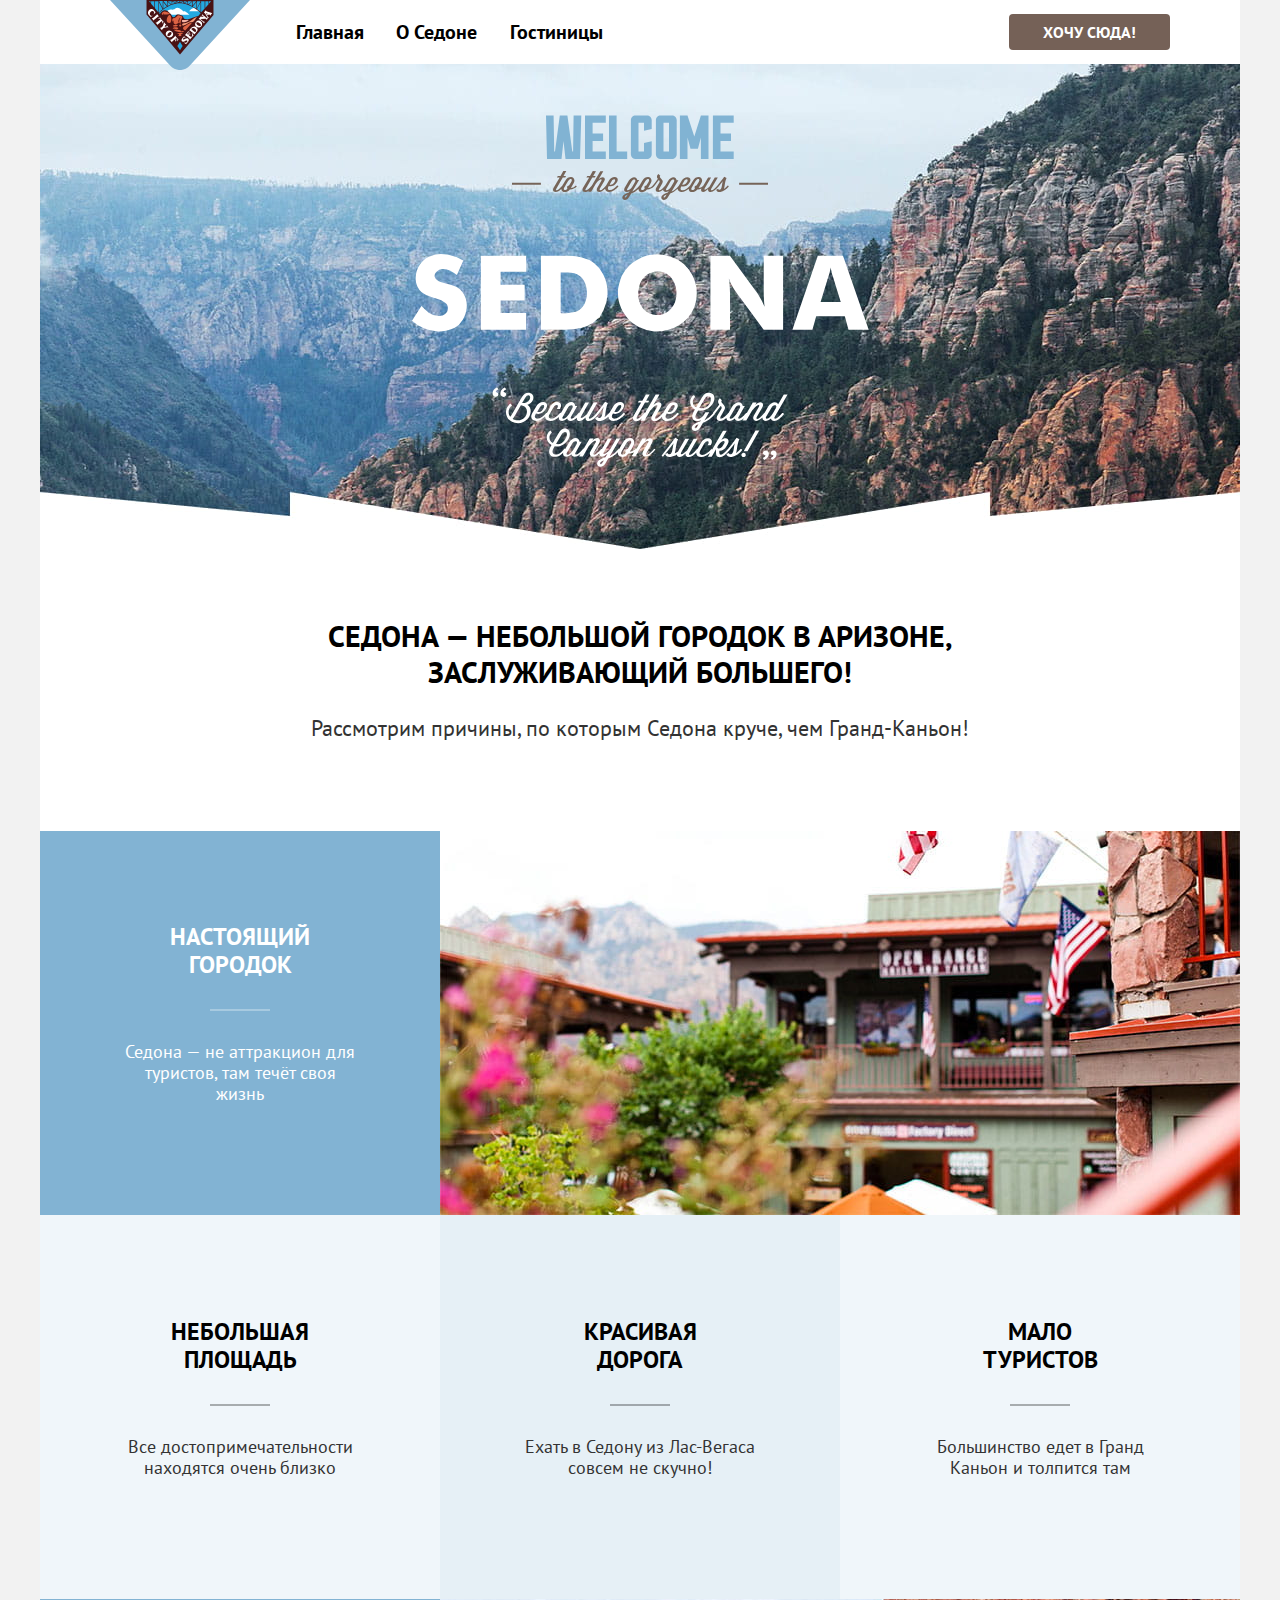
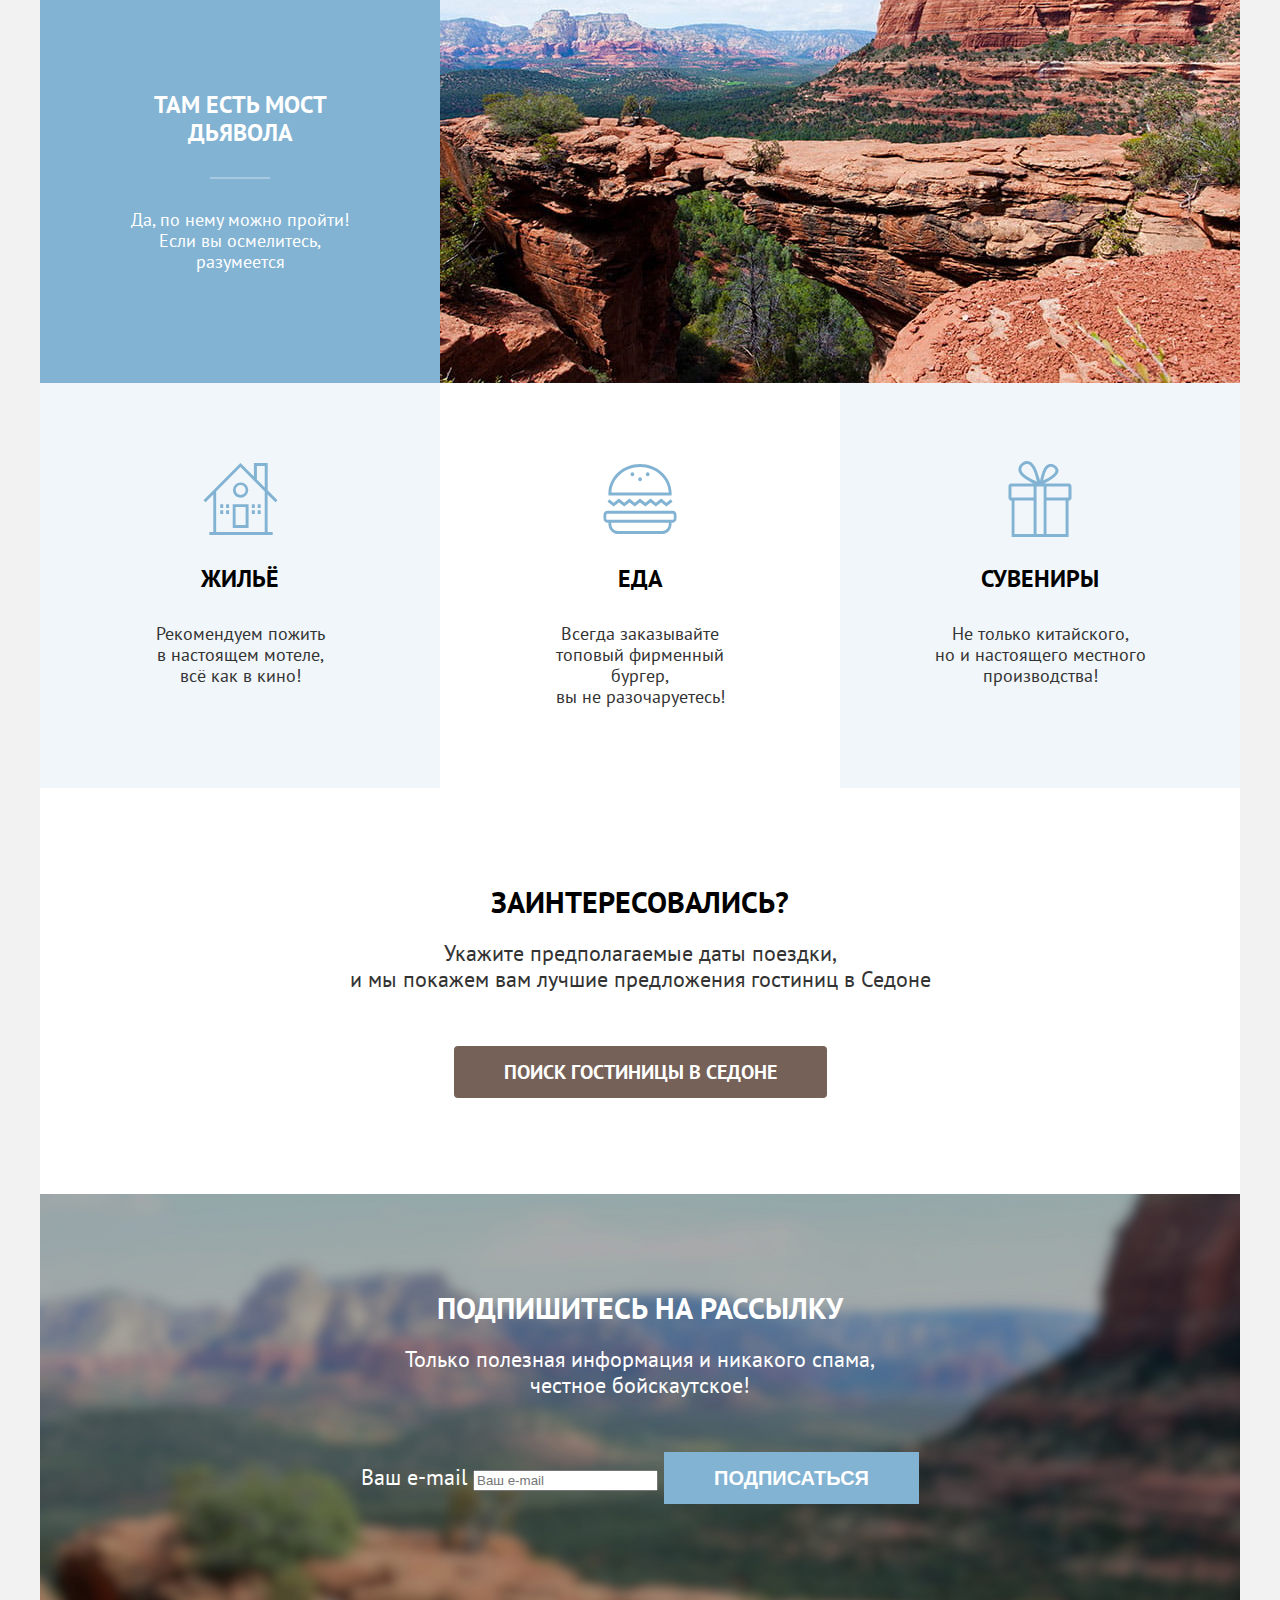
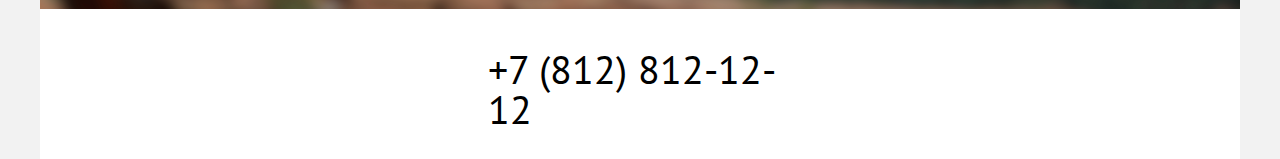
<file: 5/index.html>
<!DOCTYPE html>
<html lang="ru">

  <head>
    <meta charset="utf-8">
    <title>HTML Academy: Седона</title>
    <link rel="stylesheet" href="styles/styles.css">
    <base href="https://htmlacademy-htmlcss.github.io/2206893-sedona-35/5/">
</head>

  <body>
    <div class="page-container">
      <header class="page-header">
        <img class="logo" src="images/logo/logo-city-of-sedona.svg" width="140" height="70" alt="Логотип города Седона">
        <nav class="navigation">
          <ul class="navigation-list">
            <li class="navigation-item">
              <a class="navigation-link navigation-link-current">Главная</a>
            </li>
            <li class="navigation-item">
              <a class="navigation-link" href="about.ntml">О Седоне</a>
            </li>
            <li class="navigation-item">
              <a class="navigation-link" href="hotels.ntml">Гостиницы</a>
            </li>
          </ul>

          <ul class="navigation-user">
            <li class="navigation-item">
              <a class="navigation-link-search" href="#">
                <span class="visually-hidden">Поиск</span>
              </a>
            </li>
            <li class="navigation-item">
              <a class="navigation-link-favorite" href="#">
                <span class="visually-hidden">Избранное</span>
              </a>
            </li>
            <li class="navigation-item">
              <a class="button navigation-button" href="#">Хочу сюда!</a>
            </li>
          </ul>
        </nav>
      </header>

      <main class="main-index">
        <h1 hidden class="visually-hidden">Добро пожаловать в Седону!</h1>

        <section class="hero">
          <h2 class="visually-hidden">Приветственная вывеска Седоны</h2>

          <img class="welcome-logo" src="images/hero/welcome.svg" width="188" height="45" alt="Добро пожаловать">
          <img class="gorgeous-logo" src="images/hero/gorgeous.svg" width="256" height="29" alt="в великолепную">
          <img class="sedona-logo" src="images/hero/sedona-logo-because.svg" width="457" height="213" alt="Седону.">
        </section>

        <section class="advantages">
          <h2 class="advantages-title-main">Седона — небольшой городок в Аризоне,<br>заслуживающий большего!</h2>
          <p class="advantages-reasons">Рассмотрим причины, по которым Седона круче, чем Гранд-Каньон!</p>

          <ul class="advantages-list">
            <li class="advantages-item advantages-item-dark-blue">
              <div class="real-city">
                <h3 class="advantages-title">Настоящий<br>городок</h3>
                <div class="drop-line-white"></div>
                <p class="advantages-description">Седона — не аттракцион для<br>туристов, там течёт своя<br>жизнь</p>
              </div>
              <img class="advantages-show" src="images/advantages/real-city.jpg" width="800" height="384" alt="Домик на фоне гор">
            </li>
            <li class="advantages-item advantages-item-light-blue">
              <h3 class="advantages-title">Небольшая<br>площадь</h3>
              <div class="drop-line-dark"></div>
              <p class="advantages-description">Все достопримечательности<br>находятся очень близко</p>
            </li>
            <li class="advantages-item advantages-item-blue">
              <h3 class="advantages-title">Красивая<br>дорога</h3>
              <div class="drop-line-dark"></div>
              <p class="advantages-description">Ехать в Седону из Лас-Вегаса<br>совсем не скучно!</p>
            </li>
            <li class="advantages-item advantages-item-light-blue">
              <h3 class="advantages-title">Мало<br>туристов</h3>
              <div class="drop-line-dark"></div>
              <p class="advantages-description">Большинство едет в Гранд<br>Каньон и толпится там</p>
            </li>
          </ul>

          <ul class="recomendation-list">
            <li class="recomendation-item recomendation-item-dark-blue">
              <div class="devil-bridge">
                <h3 class="recomendation-title">Там есть мост дьявола</h3>
                <div class="drop-line-white"></div>
                <p class="recomendation-description">Да, по нему можно пройти!<br>Если вы осмелитесь,<br>разумеется</p>
              </div>
              <img class="recomendation-show" src="images/advantages/canyon.jpg" width="800" height="384" alt="Вид на мост дьявола">
            </li>
            <li class="recomendation-item recomendation-item-light-blue">
              <h3 class="recomendation-title to-do-accommodation">Жильё</h3>
              <p class="recomendation-description">Рекомендуем пожить<br>в настоящем мотеле,<br>всё как в кино!</p>
            </li>
            <li class="recomendation-item recomendation-item-white">
              <h3 class="recomendation-title to-do-food">Еда</h3>
              <p class="recomendation-description">Всегда заказывайте<br>топовый фирменный бургер,<br>вы не разочаруетесь!</p>
            </li>
            <li class="recomendation-item recomendation-item-light-blue">
              <h3 class="recomendation-title to-do-souvenir">Сувениры</h3>
              <p class="recomendation-description">Не только китайского,<br>но и настоящего местного<br>производства!</p>
            </li>
          </ul>
        </section>

        <section class="hotel-searching">
          <h2 class="hotel-searching-title">Заинтересовались?</h2>
          <p class="hotel-searching-text">Укажите предполагаемые даты поездки,<br>и мы покажем вам лучшие предложения гостиниц в Седоне</p>
          <a class="button searching-button" href="#">Поиск гостиницы в Cедоне</a>
        </section>

        <section class="subscribe">
          <h2 class="subscribe-title">Подпишитесь на рассылку</h2>
          <p class="subscribe-description">Только полезная информация и никакого спама,<br>честное бойскаутское!</p>
          <form class="newsletter-form" action="https://echo.htmlacademy.ru/" method="post">
            <label for="newsletter-email">Ваш e-mail</label>
            <input class="field" placeholder="Ваш e-mail" type="email" name="newsletter-email" id="newsletter-email" required>
            <button class="button newsletter-button" type="submit">Подписаться</button>
          </form>
        </section>

      </main>

      <footer class="page-footer">
        <section class="footer-social">
          <h2 class="visually-hidden">Давайте дружить!</h2>
          <ul class="footer-social-list">
            <li class="footer-social-item">
              <a href="https://vk.com/htmlacademy" class="button-vk">
                <span class="visually-hidden">Vkontakte</span>
              </a>
            </li>
            <li class="footer-social-item">
              <a href="https://t.me/htmlacademy" class="button-telegram">
                <span class="visually-hidden">Telegram</span>
              </a>
            </li>
            <li class="footer-social-item">
              <a href="https://www.youtube.com/user/htmlacademyru" class="button-youtube">
                <span class="visually-hidden">Youtube</span>
              </a>
            </li>
          </ul>
        </section>

        <section class="footer-phone">
          <h2 class="visually-hidden">Номер телефона</h2>
          <a href="tel:+78128121212" class="footer-phone">+7 (812) 812-12-12</a>
        </section>

        <section class="footer-made-by">
          <h2 class="visually-hidden">Сделано в</h2>
          <a href="https://htmalacademy.ru" class="htmlacademy-link">
            <span class="visually-hidden">.html academy</span>
          </a>
        </section>
      </footer>
    </div>
  </body>

</html>
</file>
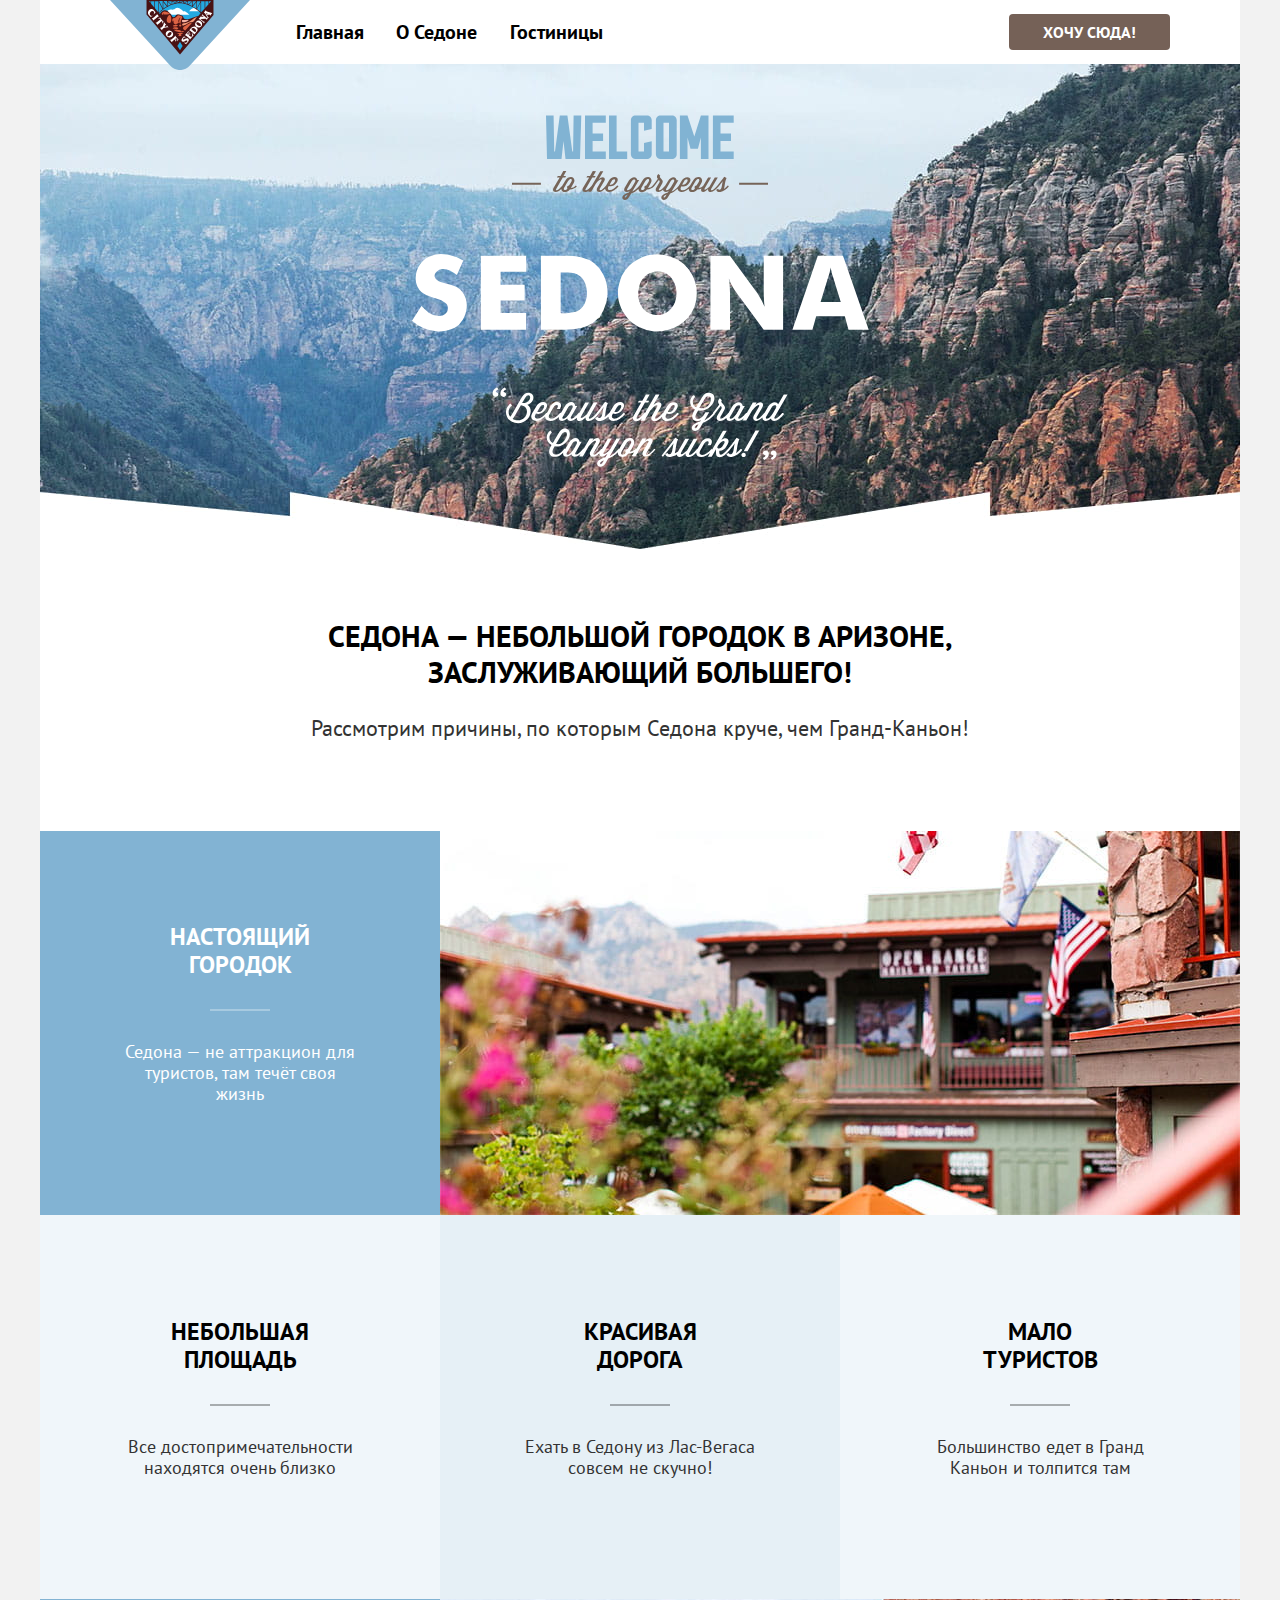
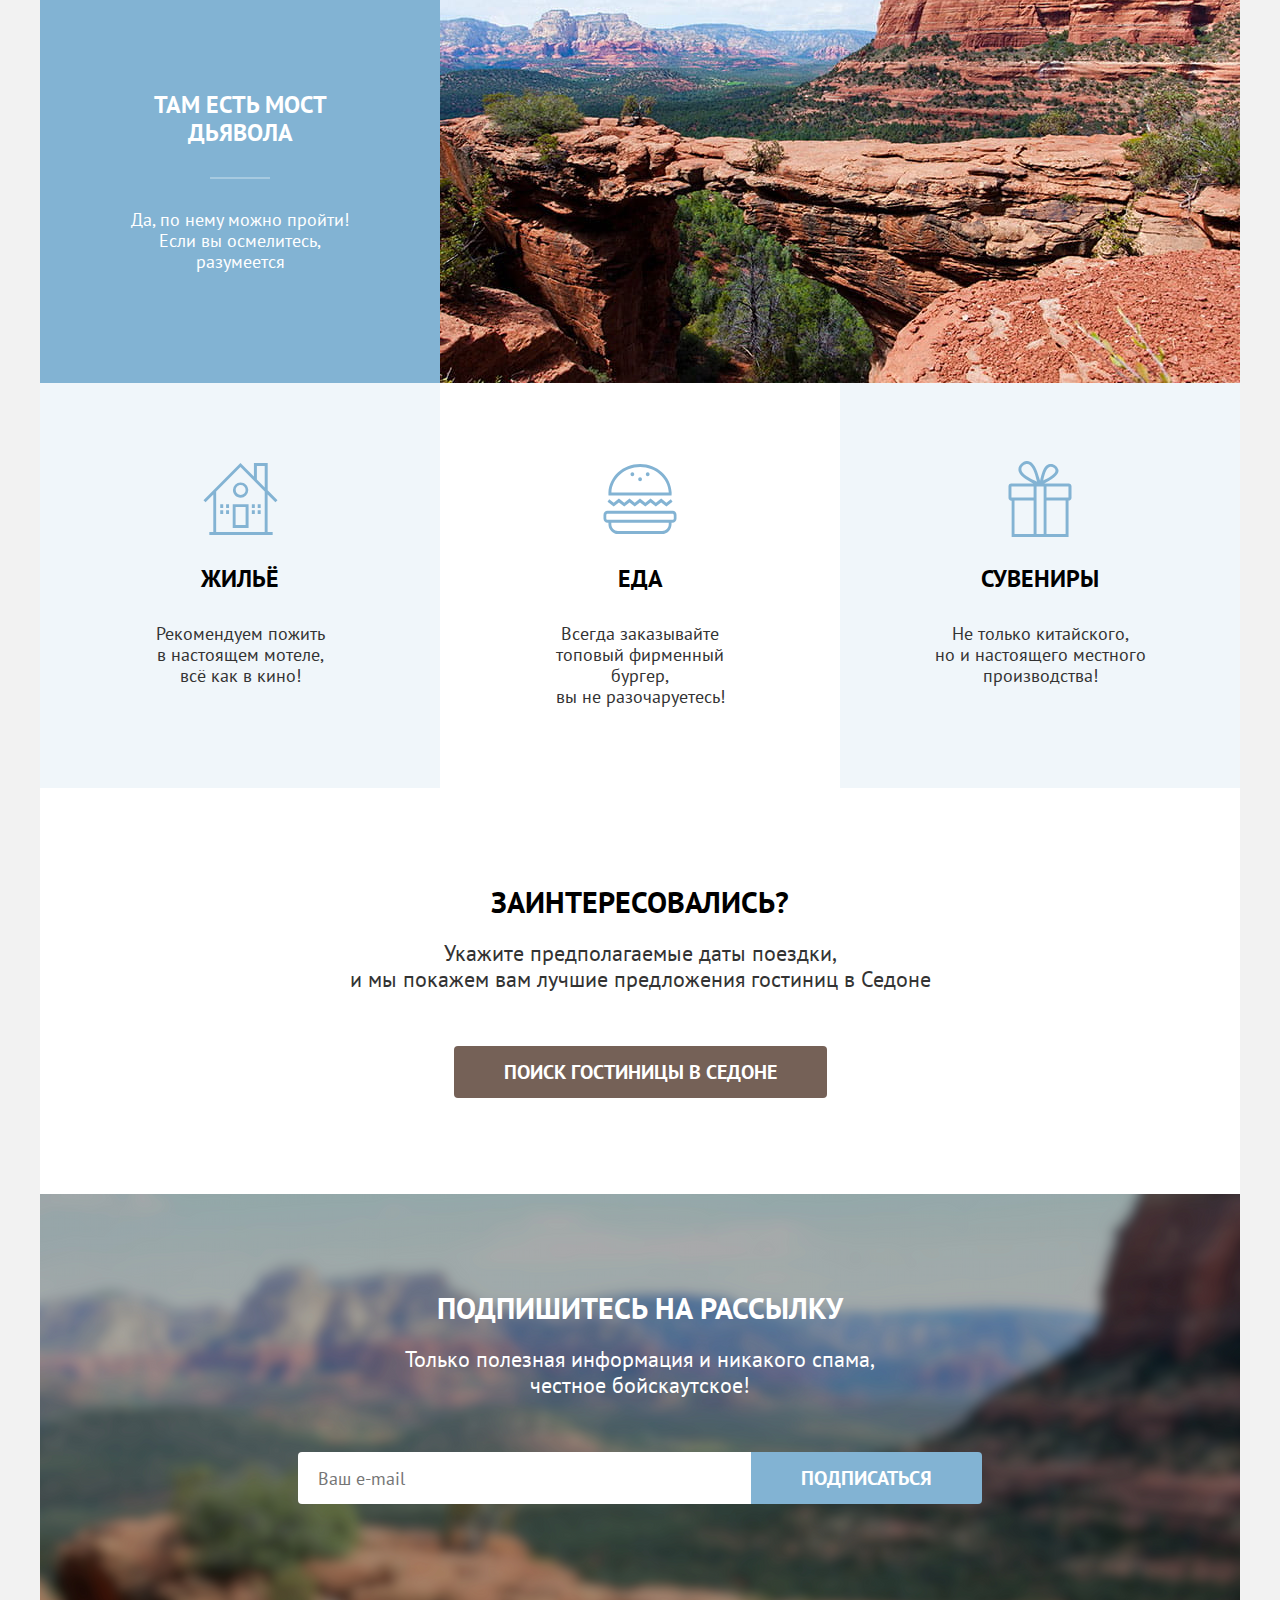
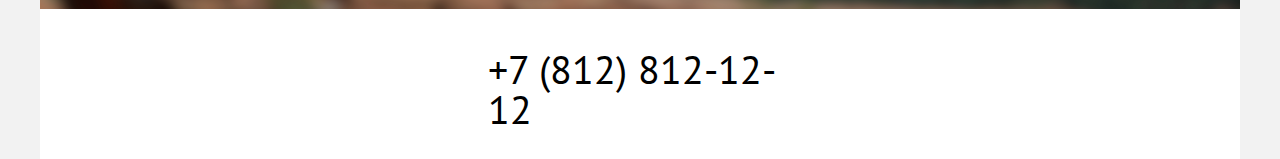
<file: 6/index.html>
<!DOCTYPE html>
<html lang="ru">

  <head>
    <meta charset="utf-8">
    <title>HTML Academy: Седона</title>
    <link rel="stylesheet" href="styles/styles.css">
    <base href="https://htmlacademy-htmlcss.github.io/2206893-sedona-35/6/">
</head>

  <body>
    <div class="page-container">
      <header class="page-header">
        <img class="logo" src="images/logo/logo-city-of-sedona.svg" width="140" height="70" alt="Логотип города Седона">
        <nav class="navigation">
          <ul class="navigation-list">
            <li class="navigation-item">
              <a class="navigation-link navigation-link-current" href="#">Главная</a>
            </li>
            <li class="navigation-item">
              <a class="navigation-link" href="about.html">О Седоне</a>
            </li>
            <li class="navigation-item">
              <a class="navigation-link" href="hotels.html">Гостиницы</a>
            </li>
          </ul>

          <ul class="navigation-user">
            <li class="navigation-item">
              <a class="navigation-link-search" href="#">
                <span class="visually-hidden">Поиск</span>
              </a>
            </li>
            <li class="navigation-item">
              <a class="navigation-link-favorite" href="#">
                <span class="visually-hidden">Избранное</span>
              </a>
            </li>
            <li class="navigation-item">
              <a class="button navigation-button" href="#">Хочу сюда!</a>
            </li>
          </ul>
        </nav>
      </header>

      <main class="main-index">
        <h1 hidden class="visually-hidden">Добро пожаловать в Седону!</h1>

        <section class="hero">
          <h2 class="visually-hidden">Приветственная вывеска Седоны</h2>

          <img class="welcome-logo" src="images/hero/welcome.svg" width="188" height="45" alt="Добро пожаловать">
          <img class="gorgeous-logo" src="images/hero/gorgeous.svg" width="256" height="29" alt="в великолепную">
          <img class="sedona-logo" src="images/hero/sedona-logo-because.svg" width="457" height="213" alt="Седону.">
        </section>

        <section class="advantages">
          <h2 class="advantages-title-main">Седона — небольшой городок в Аризоне,<br>заслуживающий большего!</h2>
          <p class="advantages-reasons">Рассмотрим причины, по которым Седона круче, чем Гранд-Каньон!</p>

          <ul class="advantages-list">
            <li class="advantages-item advantages-item-dark-blue">
              <div class="real-city">
                <h3 class="advantages-title">Настоящий<br>городок</h3>
                <div class="drop-line-white"></div>
                <p class="advantages-description">Седона — не аттракцион для<br>туристов, там течёт своя<br>жизнь</p>
              </div>
              <img class="advantages-show" src="images/advantages/real-city.jpg" width="800" height="384" alt="Домик на фоне гор">
            </li>
            <li class="advantages-item advantages-item-light-blue">
              <h3 class="advantages-title">Небольшая<br>площадь</h3>
              <div class="drop-line-dark"></div>
              <p class="advantages-description">Все достопримечательности<br>находятся очень близко</p>
            </li>
            <li class="advantages-item advantages-item-blue">
              <h3 class="advantages-title">Красивая<br>дорога</h3>
              <div class="drop-line-dark"></div>
              <p class="advantages-description">Ехать в Седону из Лас-Вегаса<br>совсем не скучно!</p>
            </li>
            <li class="advantages-item advantages-item-light-blue">
              <h3 class="advantages-title">Мало<br>туристов</h3>
              <div class="drop-line-dark"></div>
              <p class="advantages-description">Большинство едет в Гранд<br>Каньон и толпится там</p>
            </li>
          </ul>

          <ul class="recomendation-list">
            <li class="recomendation-item recomendation-item-dark-blue">
              <div class="devil-bridge">
                <h3 class="recomendation-title">Там есть мост дьявола</h3>
                <div class="drop-line-white"></div>
                <p class="recomendation-description">Да, по нему можно пройти!<br>Если вы осмелитесь,<br>разумеется</p>
              </div>
              <img class="recomendation-show" src="images/advantages/canyon.jpg" width="800" height="384" alt="Вид на мост дьявола">
            </li>
            <li class="recomendation-item recomendation-item-light-blue">
              <h3 class="recomendation-title to-do-accommodation">Жильё</h3>
              <p class="recomendation-description">Рекомендуем пожить<br>в настоящем мотеле,<br>всё как в кино!</p>
            </li>
            <li class="recomendation-item recomendation-item-white">
              <h3 class="recomendation-title to-do-food">Еда</h3>
              <p class="recomendation-description">Всегда заказывайте<br>топовый фирменный бургер,<br>вы не разочаруетесь!</p>
            </li>
            <li class="recomendation-item recomendation-item-light-blue">
              <h3 class="recomendation-title to-do-souvenir">Сувениры</h3>
              <p class="recomendation-description">Не только китайского,<br>но и настоящего местного<br>производства!</p>
            </li>
          </ul>
        </section>

        <section class="hotel-searching">
          <h2 class="hotel-searching-title">Заинтересовались?</h2>
          <p class="hotel-searching-text">Укажите предполагаемые даты поездки,<br>и мы покажем вам лучшие предложения гостиниц в Седоне</p>
          <a class="button searching-button" href="#">Поиск гостиницы в Cедоне</a>
        </section>

        <section class="subscribe">
          <h2 class="subscribe-title">Подпишитесь на рассылку</h2>
          <p class="subscribe-description">Только полезная информация и никакого спама,<br>честное бойскаутское!</p>
          <form class="newsletter-form" action="https://echo.htmlacademy.ru/" method="post">
            <label class="visually-hidden" for="newsletter-email">Ваш e-mail</label>
            <input class="field" placeholder="Ваш e-mail" type="email" name="newsletter-email" id="newsletter-email" required>
            <button class="button newsletter-button" type="submit">Подписаться</button>
          </form>
        </section>

      </main>

      <footer class="page-footer">
        <section class="footer-social">
          <h2 class="visually-hidden">Давайте дружить!</h2>
          <ul class="footer-social-list">
            <li class="footer-social-item">
              <a href="https://vk.com/htmlacademy" class="button-vk">
                <span class="visually-hidden">Vkontakte</span>
              </a>
            </li>
            <li class="footer-social-item">
              <a href="https://t.me/htmlacademy" class="button-telegram">
                <span class="visually-hidden">Telegram</span>
              </a>
            </li>
            <li class="footer-social-item">
              <a href="https://www.youtube.com/user/htmlacademyru" class="button-youtube">
                <span class="visually-hidden">Youtube</span>
              </a>
            </li>
          </ul>
        </section>

        <section class="footer-phone">
          <h2 class="visually-hidden">Номер телефона</h2>
          <a href="tel:+78128121212" class="footer-phone">+7 (812) 812-12-12</a>
        </section>

        <section class="footer-made-by">
          <h2 class="visually-hidden">Сделано в</h2>
          <a href="https://htmalacademy.ru" class="htmlacademy-link">
            <span class="visually-hidden">.html academy</span>
          </a>
        </section>
      </footer>
    </div>
  </body>

</html>
</file>
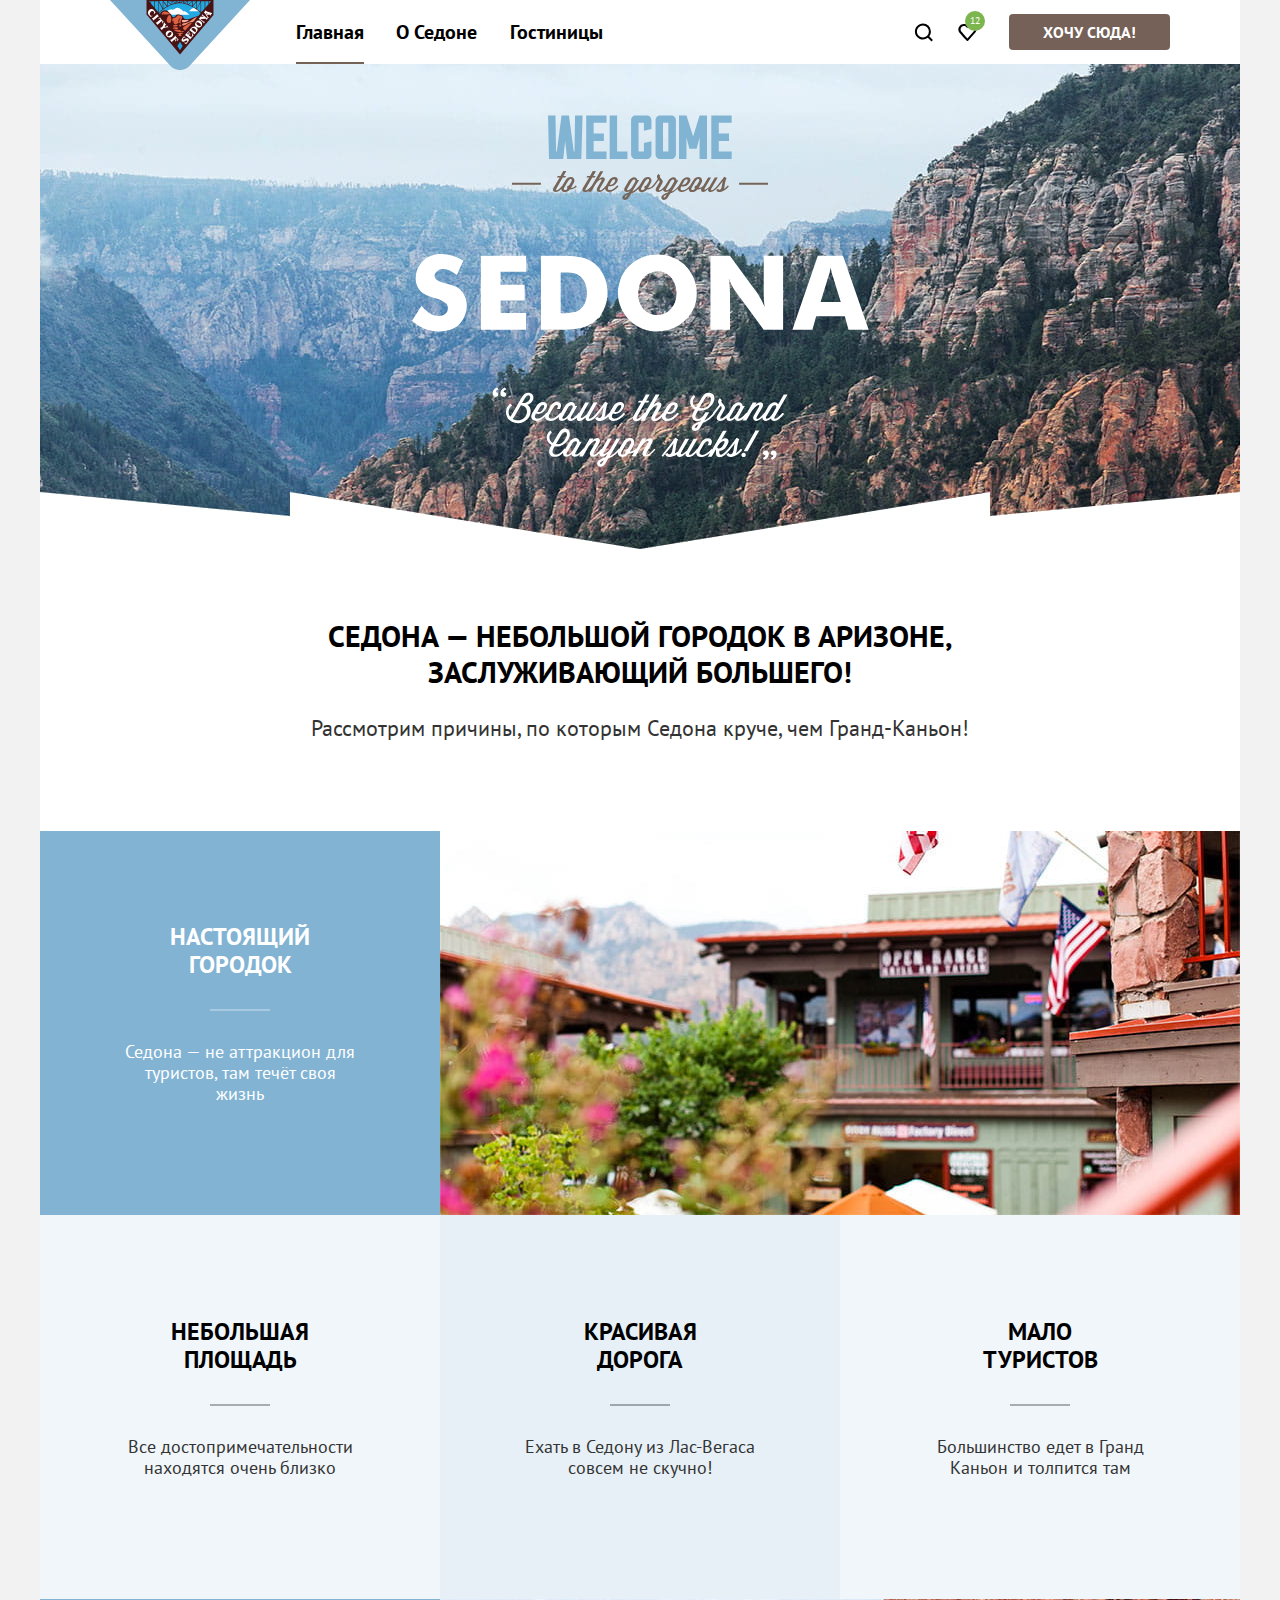
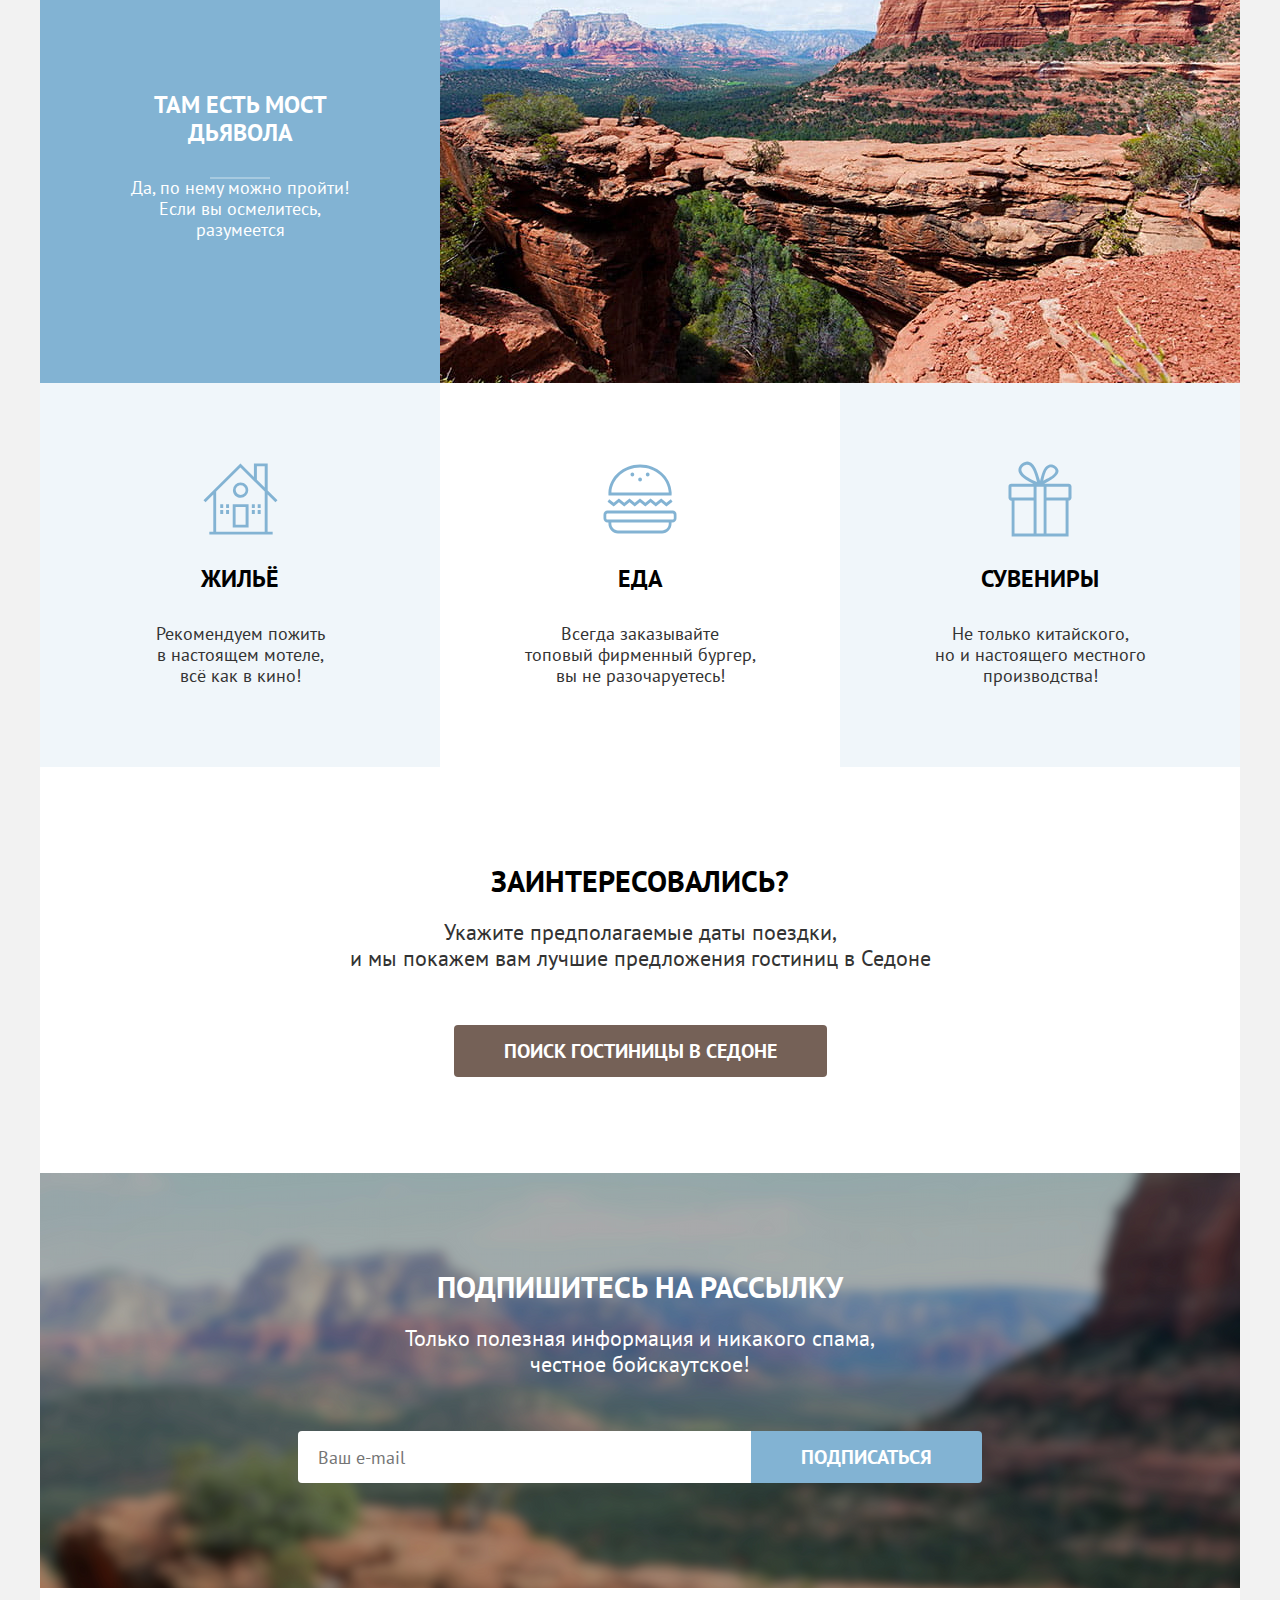
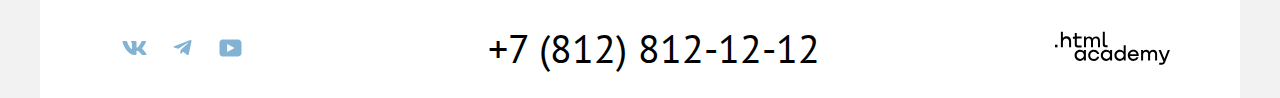
<file: 7/index.html>
<!DOCTYPE html>
<html lang="ru">

  <head>
    <meta charset="utf-8">
    <link rel="icon" href="images/favicon.ico">
    <title>HTML Academy: Седона</title>
    <link rel="stylesheet" href="styles/styles.css">
    <base href="https://htmlacademy-htmlcss.github.io/2206893-sedona-35/7/">
</head>

  <body>
    <div class="page-container">
      <header class="page-header">
        <img class="logo" src="images/logo/logo-city-of-sedona.svg" width="140" height="70" alt="Логотип города Седона">
        <nav class="navigation">
          <ul class="navigation-list">
            <li class="navigation-item">
              <a class="navigation-link navigation-link-current" href="#">Главная</a>
            </li>
            <li class="navigation-item">
              <a class="navigation-link" href="about.html">О Седоне</a>
            </li>
            <li class="navigation-item">
              <a class="navigation-link" href="hotels.html">Гостиницы</a>
            </li>
          </ul>

          <ul class="navigation-user">
            <li class="navigation-item">
              <a class="navigation-link-search" href="#">
                <span class="visually-hidden">Поиск</span>
              </a>
            </li>
            <li class="navigation-item">
              <a class="navigation-link-favorite" href="#">
                <span class="visually-hidden">Избранное</span>
                <span class="total-favorites">12</span>
              </a>
            </li>
            <li class="navigation-item">
              <a class="button navigation-button" href="#">Хочу сюда!</a>
            </li>
          </ul>
        </nav>
      </header>

      <main class="main-index">
        <h1 hidden class="visually-hidden">Добро пожаловать в Седону!</h1>

        <section class="hero">
          <h2 class="visually-hidden">Приветственная вывеска Седоны</h2>

          <img class="welcome-logo" src="images/hero/welcome.svg" width="188" height="45" alt="Добро пожаловать">
          <img class="gorgeous-logo" src="images/hero/gorgeous.svg" width="256" height="29" alt="в великолепную">
          <img class="sedona-logo" src="images/hero/sedona-logo-because.svg" width="457" height="213" alt="Седону.">
        </section>

        <section class="advantages">
          <h2 class="advantages-title-main">Седона — небольшой городок в Аризоне,<br>заслуживающий большего!</h2>
          <p class="advantages-reasons">Рассмотрим причины, по которым Седона круче, чем Гранд-Каньон!</p>

          <ul class="advantages-list">
            <li class="advantages-item advantages-item-dark-blue">
              <div class="real-city">
                <h3 class="advantages-title drop-white">Настоящий<br>городок</h3>
                <p class="advantages-description">Седона — не аттракцион для<br>туристов, там течёт своя<br>жизнь</p>
              </div>
              <img class="advantages-show" src="images/advantages/real-city.jpg" width="800" height="384" alt="Домик на фоне гор">
            </li>
            <li class="advantages-item advantages-item-light-blue">
              <h3 class="advantages-title drop-dark">Небольшая<br>площадь</h3>
              <p class="advantages-description">Все достопримечательности<br>находятся очень близко</p>
            </li>
            <li class="advantages-item advantages-item-blue">
              <h3 class="advantages-title drop-dark">Красивая<br>дорога</h3>
              <p class="advantages-description">Ехать в Седону из Лас-Вегаса<br>совсем не скучно!</p>
            </li>
            <li class="advantages-item advantages-item-light-blue">
              <h3 class="advantages-title drop-dark">Мало<br>туристов</h3>
              <p class="advantages-description">Большинство едет в Гранд<br>Каньон и толпится там</p>
            </li>
          </ul>

          <ul class="recomendation-list">
            <li class="recomendation-item recomendation-item-dark-blue">
              <div class="devil-bridge">
                <h3 class="recomendation-title drop-white">Там есть мост дьявола</h3>
                <p class="recomendation-description">Да, по нему можно пройти!<br>Если вы осмелитесь,<br>разумеется</p>
              </div>
              <img class="recomendation-show" src="images/advantages/canyon.jpg" width="800" height="384" alt="Вид на мост дьявола">
            </li>
            <li class="recomendation-item recomendation-item-light-blue">
              <h3 class="recomendation-title">Жильё</h3>
              <p class="recomendation-description">Рекомендуем пожить<br>в настоящем мотеле,<br>всё как в кино!</p>
            </li>
            <li class="recomendation-item recomendation-item-white">
              <h3 class="recomendation-title">Еда</h3>
              <p class="recomendation-description">Всегда заказывайте<br>топовый фирменный бургер,<br>вы не разочаруетесь!</p>
            </li>
            <li class="recomendation-item recomendation-item-light-blue">
              <h3 class="recomendation-title">Сувениры</h3>
              <p class="recomendation-description">Не только китайского,<br>но и настоящего местного<br>производства!</p>
            </li>
          </ul>
        </section>

        <section class="hotel-searching">
          <h2 class="hotel-searching-title">Заинтересовались?</h2>
          <p class="hotel-searching-text">Укажите предполагаемые даты поездки,<br>и мы покажем вам лучшие предложения гостиниц в Седоне</p>
          <a class="button searching-button" href="#">Поиск гостиницы в Cедоне</a>
        </section>

        <section class="subscribe">
          <h2 class="subscribe-title">Подпишитесь на рассылку</h2>
          <p class="subscribe-description">Только полезная информация и никакого спама,<br>честное бойскаутское!</p>
          <form class="newsletter-form" action="https://echo.htmlacademy.ru/" method="post">
            <label class="visually-hidden" for="newsletter-email">Ваш e-mail</label>
            <input class="field" placeholder="Ваш e-mail" type="email" name="newsletter-email" id="newsletter-email" required>
            <button class="button newsletter-button" type="submit">Подписаться</button>
          </form>
        </section>

      </main>

      <footer class="page-footer">
        <section class="footer-social">
          <h2 class="visually-hidden">Давайте дружить!</h2>
          <ul class="footer-social-list">
            <li class="footer-social-item">
              <a href="https://vk.com/htmlacademy" class="button-vk">
                <svg class="footer-icon" aria-hidden="true" focusable="false" width="25" height="14" viewBox="0 0 25 14" fill="none" xmlns="http://www.w3.org/2000/svg"><path fill-rule="evenodd" clip-rule="evenodd" d="M23.95.95c.17-.55 0-.95-.8-.95h-2.62c-.67 0-.98.35-1.14.73 0 0-1.34 3.2-3.23 5.27-.61.6-.89.8-1.22.8-.17 0-.42-.2-.42-.74V.95c0-.66-.19-.95-.74-.95H9.65c-.42 0-.67.3-.67.6 0 .61.95.76 1.05 2.5v3.8c0 .84-.16.99-.5.99-.88 0-3.05-3.21-4.33-6.89-.25-.71-.5-1-1.17-1H1.4C.65 0 .5.35.5.73c0 .68.89 4.07 4.14 8.55C6.81 12.34 9.87 14 12.65 14c1.67 0 1.88-.37 1.88-1v-2.32c0-.73.16-.88.68-.88.4 0 1.06.2 2.62 1.67C19.61 13.22 19.9 14 20.9 14h2.63c.75 0 1.13-.37.91-1.1-.24-.72-1.09-1.77-2.22-3.02-.6-.7-1.53-1.47-1.8-1.86-.4-.49-.28-.7 0-1.14 0 0 3.2-4.43 3.53-5.93Z"/></svg>
                <span class="visually-hidden">Vkontakte</span>
              </a>
            </li>
            <li class="footer-social-item">
              <a href="https://t.me/htmlacademy" class="button-telegram">
                <svg class="footer-icon" aria-hidden="true" focusable="false" width="19" height="16" viewBox="0 0 19 16" fill="none" xmlns="http://www.w3.org/2000/svg"><path d="M17.29.1 1.34 6.25c-1.09.43-1.08 1.04-.2 1.31l4.1 1.28 9.47-5.98c.44-.27.85-.12.52.18L7.55 9.96l-.28 4.22c.41 0 .6-.19.83-.41l1.99-1.93 4.13 3.05c.77.42 1.31.2 1.5-.7l2.72-12.8C18.72.27 18-.23 17.29.09Z"/></svg>
                <span class="visually-hidden">Telegram</span>
              </a>
            </li>
            <li class="footer-social-item">
              <a href="https://www.youtube.com/user/htmlacademyru" class="button-youtube">
                <svg class="footer-icon" aria-hidden="true" focusable="false" width="23" height="18" viewBox="0 0 23 18" fill="none" xmlns="http://www.w3.org/2000/svg"><path d="M19.1.5H3.68C1.81.5.5 2.1.5 3.9V14c0 1.9 1.31 3.5 3.17 3.5h15.66c1.64 0 3.17-1.6 3.17-3.4V3.9C22.28 2.1 20.97.5 19.1.5ZM8.17 13.04V4.96L15.5 9l-7.34 4.04Z"/></svg>
                <span class="visually-hidden">Youtube</span>
              </a>
            </li>
          </ul>
        </section>

        <section class="footer-phone">
          <h2 class="visually-hidden">Номер телефона</h2>
          <a href="tel:+78128121212" class="footer-phone">+7 (812) 812-12-12</a>
        </section>

        <section class="footer-made-by">
          <h2 class="visually-hidden">Сделано в</h2>
          <a href="https://htmalacademy.ru" class="htmlacademy-link">
            <svg class="footer-icon" aria-hidden="true" focusable="false" width="115" height="34"  viewBox="0 0 115 34" fill="none" xmlns="http://www.w3.org/2000/svg">
              <path d="M0 13.7232V16.3232H2.5V13.7232H0Z"/>
              <path d="M11.6 5.32324C10 5.32324 8.8 6.02324 8 7.02324H7.9V0.823242H5.9V16.3232H7.9V11.0232C7.9 8.92324 9.2 7.42324 11.2 7.42324C13 7.42324 14.1 8.82324 14.1 10.6232V16.3232H16.1V10.2232C16.2 7.22324 14.3 5.32324 11.6 5.32324Z"/>
              <path d="M26.6 5.62324H21.8V1.92324H19.8V5.72324H17.9V7.72324H19.8V13.7232C19.8 15.4232 20.8 16.4232 22.5 16.4232H26.6V14.4232H22.9C22.2 14.4232 21.8 14.0232 21.8 13.3232V7.62324H26.6V5.62324Z"/>
              <path d="M41.1 5.42324C39.5 5.42324 38.2 6.22324 37.6 7.52324H37.5C36.9 6.32324 35.7 5.42324 34.1 5.42324C32.7 5.42324 31.6 6.22324 31 7.22324H30.9V5.62324H29V16.2232H31V10.8232C31 8.82324 32 7.32324 33.6 7.32324C35.1 7.32324 36 8.32324 36 9.92324V16.2232H38V10.6232C38 8.22324 39.4 7.32324 40.6 7.32324C42.1 7.32324 43 8.32324 43 9.92324V16.2232H45V9.72324C45.1 7.22324 43.6 5.42324 41.1 5.42324Z"/>
              <path d="M47.8 13.5232C47.8 15.2232 48.8 16.2232 50.6 16.2232H52.6V14.2232H50.9C50.2 14.2232 49.8 13.8232 49.8 13.1232V0.823242H47.8V13.5232Z"/>
              <path d="M28.9 20.5232C28 19.4232 26.7 18.7232 25 18.7232C21.9 18.7232 19.6 21.0232 19.6 24.3232C19.6 27.6232 21.9 29.9232 25 29.9232C26.8 29.9232 28 29.1232 28.8 28.0232H28.9V29.6232H30.9V19.0232H28.9V20.5232ZM25.3 27.9232C23.1 27.9232 21.7 26.3232 21.7 24.3232C21.7 22.3232 23.1 20.7232 25.3 20.7232C27.5 20.7232 28.9 22.3232 28.9 24.3232C28.9 26.2232 27.5 27.9232 25.3 27.9232Z"/>
              <path d="M44.2 22.8232C43.7 20.4232 41.6 18.7232 38.8 18.7232C35.4 18.7232 33.2 21.2232 33.2 24.3232C33.2 27.4232 35.4 29.9232 38.8 29.9232C41.6 29.9232 43.7 28.1232 44.2 25.7232H42.1C41.7 27.0232 40.4 28.0232 38.8 28.0232C36.6 28.0232 35.2 26.4232 35.2 24.4232C35.2 22.4232 36.6 20.8232 38.8 20.8232C40.4 20.8232 41.6 21.8232 42.1 23.0232H44.2V22.8232Z"/>
              <path d="M55.1 20.5232C54.2 19.4232 52.9 18.7232 51.2 18.7232C48.1 18.7232 45.8 21.0232 45.8 24.3232C45.8 27.6232 48.1 29.9232 51.2 29.9232C53 29.9232 54.2 29.1232 55 28.0232H55.1V29.6232H57.1V19.0232H55.1V20.5232ZM51.5 27.9232C49.3 27.9232 47.9 26.3232 47.9 24.3232C47.9 22.3232 49.3 20.7232 51.5 20.7232C53.7 20.7232 55.1 22.3232 55.1 24.3232C55.1 26.2232 53.6 27.9232 51.5 27.9232Z"/>
              <path d="M68.7 20.6232C67.8 19.5232 66.5 18.7232 64.8 18.7232C61.7 18.7232 59.4 21.0232 59.4 24.3232C59.4 27.6232 61.6 29.9232 64.8 29.9232C66.5 29.9232 67.8 29.1232 68.6 28.1232H68.7V29.6232H70.7V14.2232H68.7V20.6232ZM65.1 27.9232C62.9 27.9232 61.5 26.3232 61.5 24.3232C61.5 22.3232 62.9 20.7232 65.1 20.7232C67.3 20.7232 68.7 22.3232 68.7 24.3232C68.6 26.3232 67.2 27.9232 65.1 27.9232Z"/>
              <path d="M78.3 18.7232C75 18.7232 72.8 21.2232 72.8 24.3232C72.8 27.3232 74.9 29.9232 78.3 29.9232C80.8 29.9232 82.8 28.6232 83.5 26.3232H81.4C80.9 27.3232 79.8 27.9232 78.4 27.9232C76.5 27.9232 75.1 26.6232 75 25.0232H83.8C84 21.4232 81.8 18.7232 78.3 18.7232ZM78.3 20.6232C80 20.6232 81.3 21.6232 81.6 23.2232H75.1C75.4 21.7232 76.6 20.6232 78.3 20.6232Z"/>
              <path d="M98.2 18.7232C96.6 18.7232 95.3 19.5232 94.6 20.7232H94.5C93.9 19.5232 92.7 18.7232 91.1 18.7232C89.7 18.7232 88.6 19.4232 88 20.5232V19.0232H86.1V29.6232H88.1V24.2232C88.1 22.2232 89.1 20.8232 90.7 20.7232C92.2 20.7232 93.1 21.7232 93.1 23.3232V29.6232H95.1V24.0232C95.1 21.6232 96.5 20.7232 97.7 20.7232C99.2 20.7232 100.1 21.7232 100.1 23.3232V29.6232H102.1V23.1232C102.2 20.5232 100.7 18.7232 98.2 18.7232Z"/>
              <path d="M109.4 27.8232L105.8 18.9232H103.6L108.4 30.5232C108.1 31.4232 107.7 31.7232 106.7 31.7232H104.2V33.7232H106.7C108.5 33.7232 109.5 32.9232 110.2 31.1232L114.9 18.9232H112.8L109.4 27.8232Z"/>
              </svg>
            <span class="visually-hidden">.html academy</span>
          </a>
        </section>
      </footer>
    </div>
  </body>

</html>
</file>
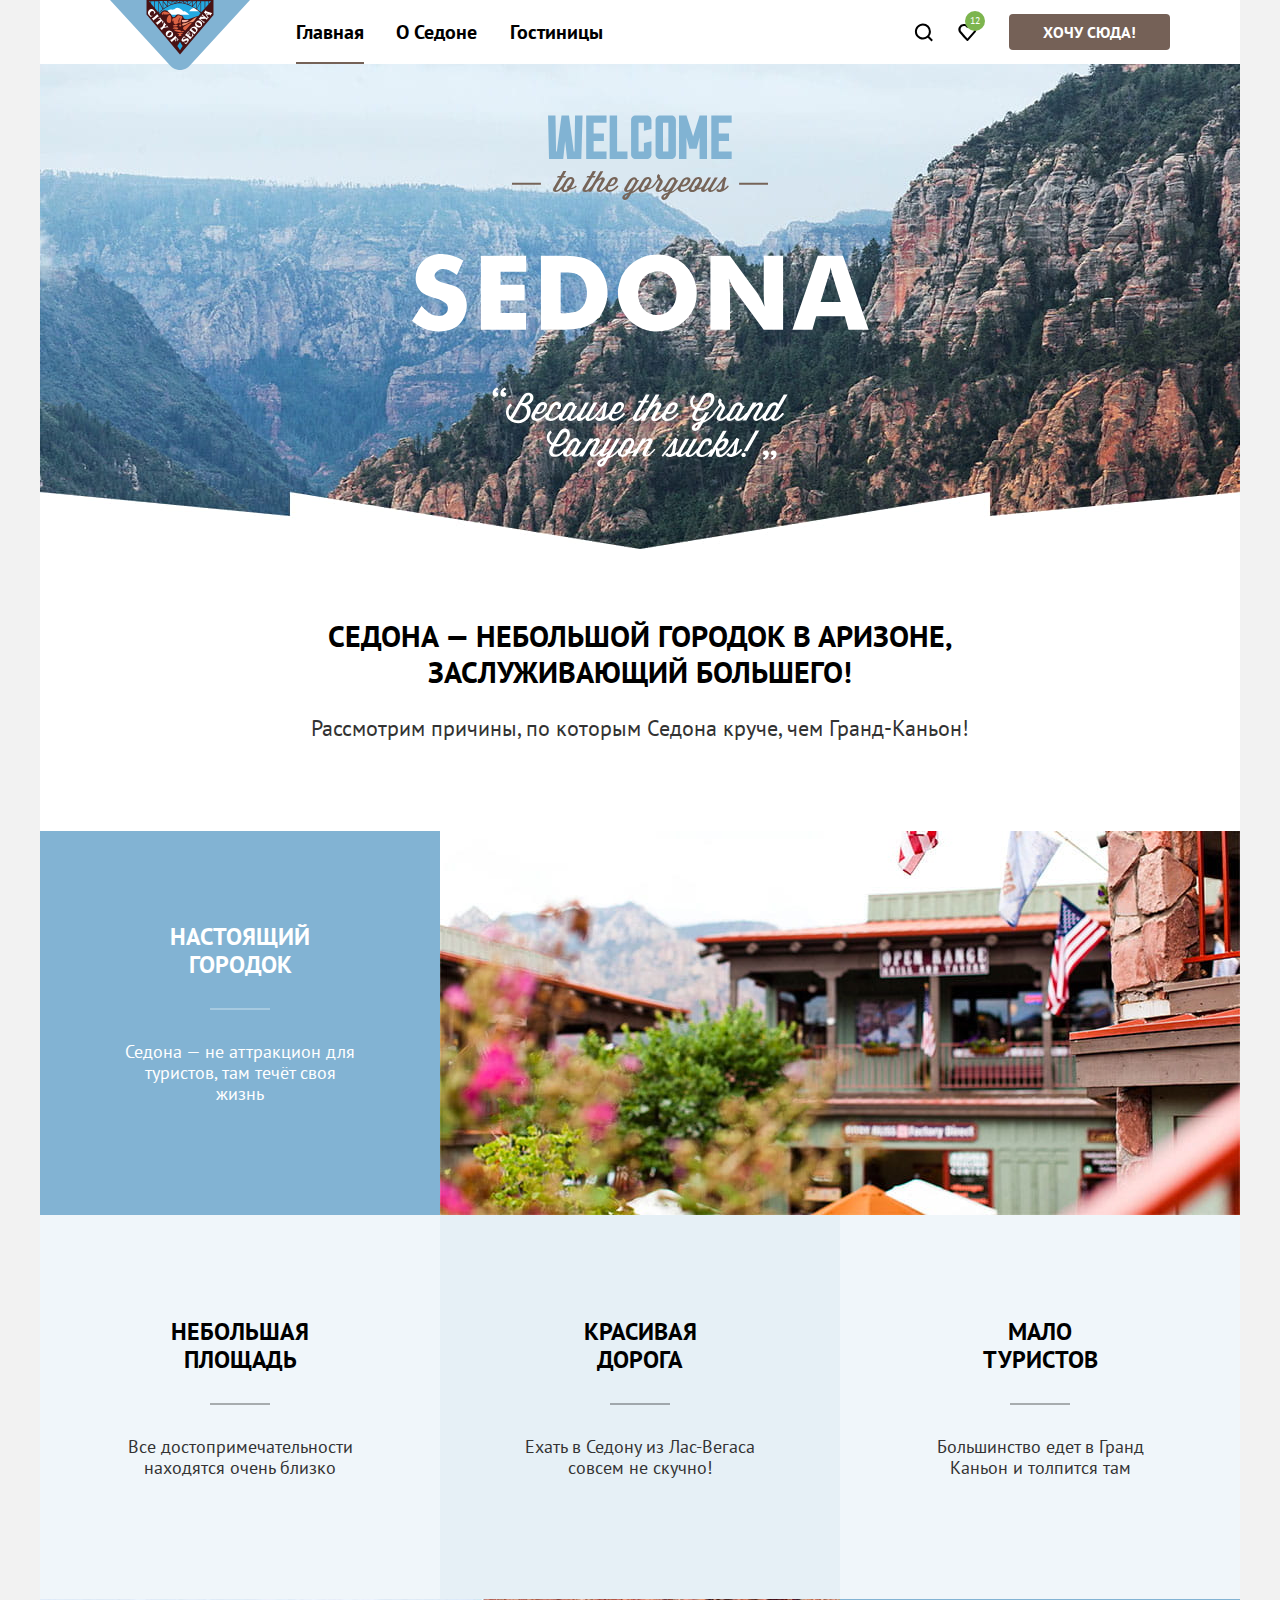
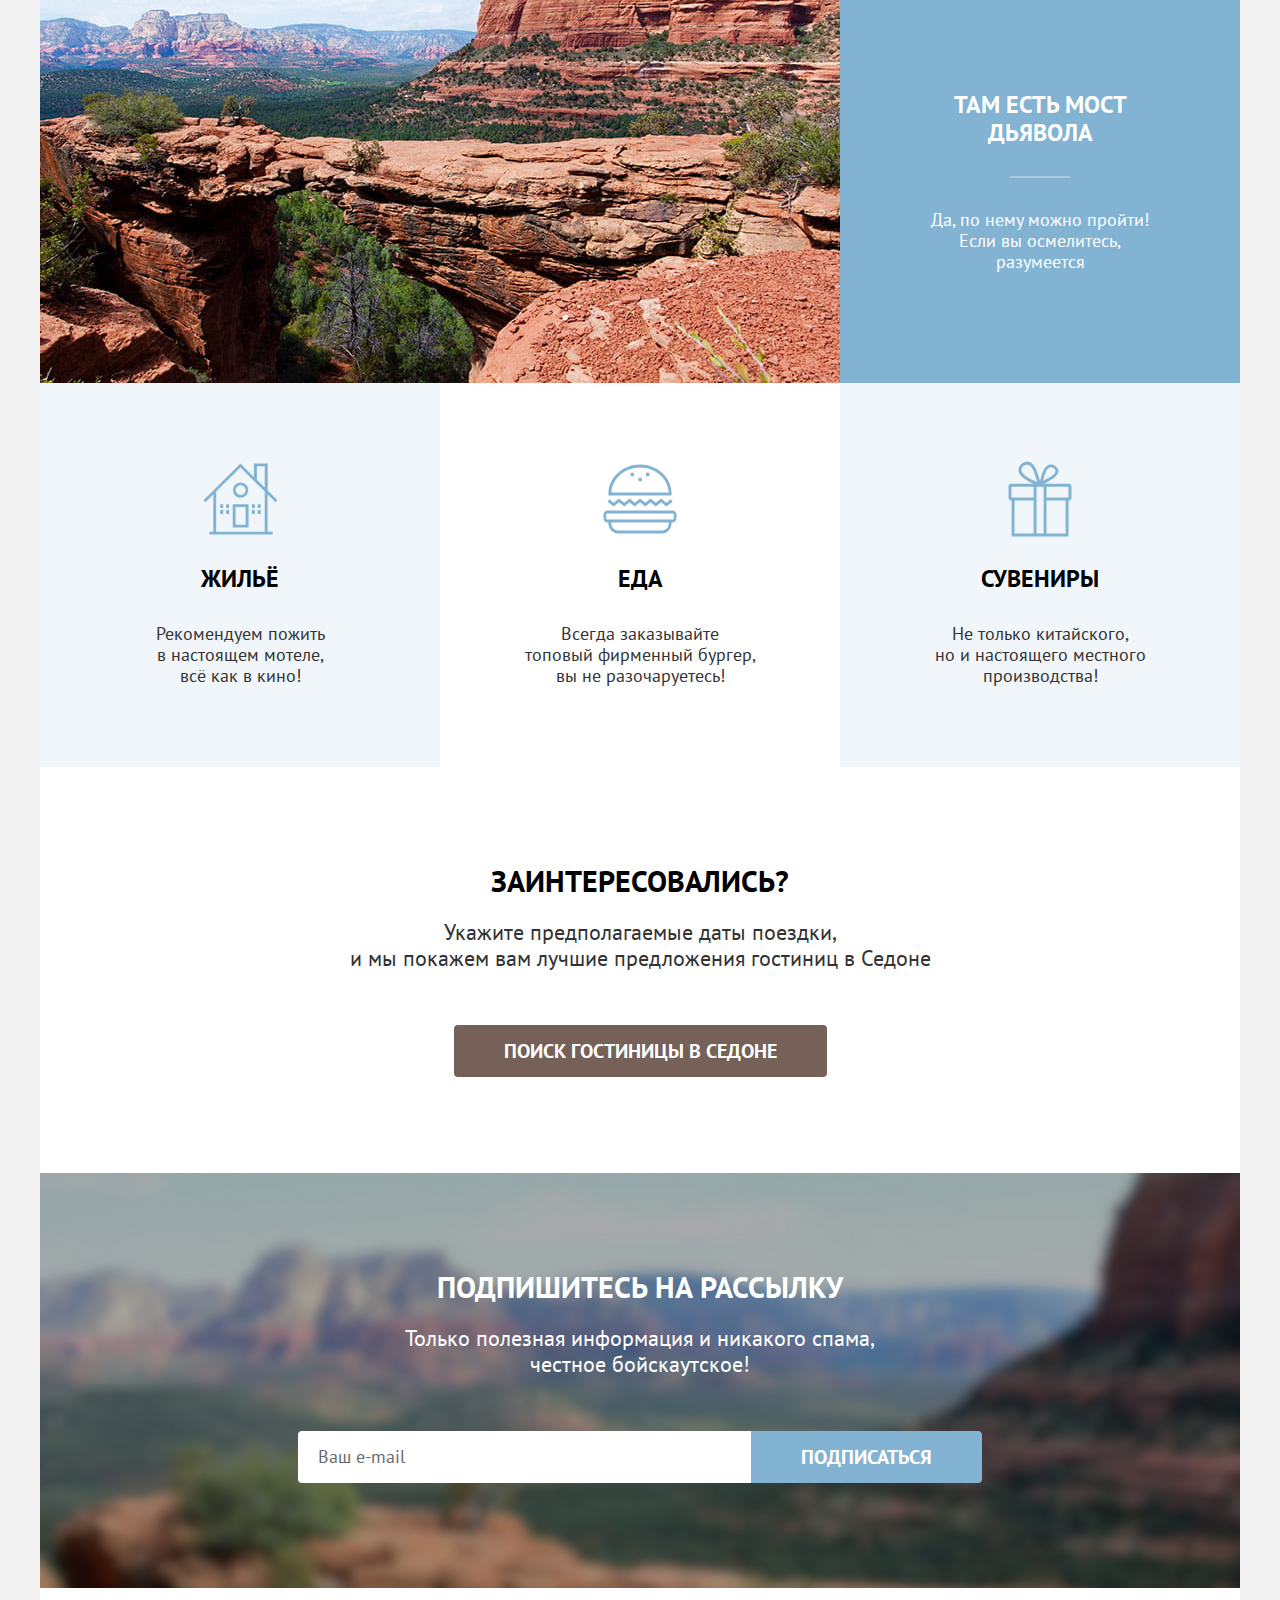
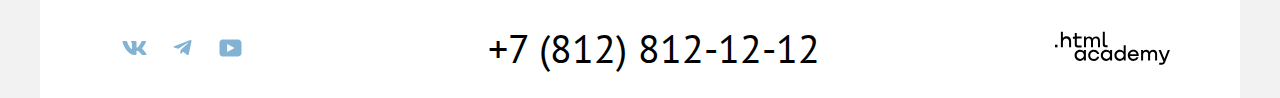
<file: 8/index.html>
<!DOCTYPE html>
<html lang="ru">

  <head>
    <meta charset="utf-8">
    <link rel="icon" href="images/favicon.ico">
    <title>HTML Academy: Седона</title>
    <link rel="stylesheet" href="styles/styles.css">
    <base href="https://htmlacademy-htmlcss.github.io/2206893-sedona-35/8/">
</head>

  <body>
    <div class="page-container">
      <header class="page-header">
        <img class="logo" src="images/logo/logo-city-of-sedona.svg" width="140" height="70" alt="Логотип города Седона">
        <nav class="navigation">
          <ul class="navigation-list">
            <li class="navigation-item">
              <a class="navigation-link navigation-link-current" href="#">Главная</a>
            </li>
            <li class="navigation-item">
              <a class="navigation-link" href="about.html">О Седоне</a>
            </li>
            <li class="navigation-item">
              <a class="navigation-link" href="hotels.html">Гостиницы</a>
            </li>
          </ul>

          <ul class="navigation-user">
            <li class="navigation-item">
              <a class="navigation-link-search" href="#">
                <span class="visually-hidden">Поиск</span>
              </a>
            </li>
            <li class="navigation-item">
              <a class="navigation-link-favorite" href="#">
                <span class="visually-hidden">Избранное</span>
                <span class="total-favorites">12</span>
              </a>
            </li>
            <li class="navigation-item">
              <a class="button navigation-button" href="#">Хочу сюда!</a>
            </li>
          </ul>
        </nav>
      </header>

      <main class="main-index">
        <h1 hidden class="visually-hidden">Добро пожаловать в Седону!</h1>

        <section class="hero">
          <h2 class="visually-hidden">Приветственная вывеска Седоны</h2>

          <img class="welcome-logo" src="images/hero/welcome.svg" width="188" height="45" alt="Добро пожаловать">
          <img class="gorgeous-logo" src="images/hero/gorgeous.svg" width="256" height="29" alt="в великолепную">
          <img class="sedona-logo" src="images/hero/sedona-logo-because.svg" width="457" height="213" alt="Седону.">
        </section>

        <section class="advantages">
          <h2 class="advantages-title-main">Седона — небольшой городок в Аризоне, заслуживающий большего!</h2>
          <p class="advantages-reasons">Рассмотрим причины, по которым Седона круче, чем Гранд-Каньон!</p>

          <ul class="advantages-list">
            <li class="advantages-item advantages-item-dark-blue">
              <div class="real-city">
                <h3 class="advantages-title drop-white">Настоящий городок</h3>
                <p class="advantages-description">Седона — не аттракцион для туристов, там течёт своя жизнь</p>
              </div>
              <img class="advantages-show" src="images/advantages/real-city.jpg" width="800" height="384" alt="Домик на фоне гор">
            </li>
            <li class="advantages-item advantages-item-light-blue">
              <h3 class="advantages-title drop-dark">Небольшая площадь</h3>
              <p class="advantages-description">Все достопримечательности находятся очень близко</p>
            </li>
            <li class="advantages-item advantages-item-blue">
              <h3 class="advantages-title drop-dark">Красивая дорога</h3>
              <p class="advantages-description">Ехать в Седону из Лас-Вегаса совсем не скучно!</p>
            </li>
            <li class="advantages-item advantages-item-light-blue">
              <h3 class="advantages-title drop-dark">Мало туристов</h3>
              <p class="advantages-description">Большинство едет в Гранд Каньон и толпится там</p>
            </li>
          </ul>

          <ul class="recomendation-list">
            <li class="recomendation-item recomendation-item-dark-blue">
              <div class="devil-bridge">
                <h3 class="recomendation-title drop-white">Там есть мост дьявола</h3>
                <p class="recomendation-description">Да, по нему можно пройти! Если вы осмелитесь, разумеется</p>
              </div>
              <img class="recomendation-show" src="images/advantages/canyon.jpg" width="800" height="384" alt="Вид на мост дьявола">
            </li>
            <li class="recomendation-item recomendation-item-light-blue">
              <h3 class="recomendation-title">Жильё</h3>
              <p class="recomendation-description">Рекомендуем пожить в&nbsp;настоящем мотеле, всё&nbsp;как&nbsp;в&nbsp;кино!</p>
            </li>
            <li class="recomendation-item recomendation-item-white">
              <h3 class="recomendation-title">Еда</h3>
              <p class="recomendation-description">Всегда заказывайте топовый&nbsp;фирменный бургер, вы&nbsp;не разочаруетесь!</p>
            </li>
            <li class="recomendation-item recomendation-item-light-blue">
              <h3 class="recomendation-title">Сувениры</h3>
              <p class="recomendation-description">Не только китайского, но&nbsp;и&nbsp;настоящего местного производства!</p>
            </li>
          </ul>
        </section>

        <section class="hotel-searching">
          <h2 class="hotel-searching-title">Заинтересовались?</h2>
          <p class="hotel-searching-text">Укажите предполагаемые даты поездки, и&nbsp;мы&nbsp;покажем&nbsp;вам&nbsp;лучшие предложения гостиниц в Седоне</p>
          <a class="button searching-button" href="#">Поиск гостиницы в Cедоне</a>
        </section>

        <section class="subscribe">
          <h2 class="subscribe-title">Подпишитесь на рассылку</h2>
          <p class="subscribe-description">Только полезная информация и никакого спама, честное&nbsp;бойскаутское!</p>
          <form class="newsletter-form" action="https://echo.htmlacademy.ru/" method="post">
            <label class="visually-hidden" for="newsletter-email">Ваш e-mail</label>
            <input class="field" placeholder="Ваш e-mail" type="email" name="newsletter-email" id="newsletter-email" required>
            <button class="button newsletter-button" type="submit">Подписаться</button>
          </form>
        </section>

      </main>

      <footer class="page-footer">
        <section class="footer-social">
          <h2 class="visually-hidden">Давайте дружить!</h2>
          <ul class="footer-social-list">
            <li class="footer-social-item">
              <a href="https://vk.com/htmlacademy" class="button-social button-vk">
                <svg class="footer-icon" aria-hidden="true" focusable="false" width="25" height="14" viewBox="0 0 25 14" fill="none" xmlns="http://www.w3.org/2000/svg"><path fill-rule="evenodd" clip-rule="evenodd" d="M23.95.95c.17-.55 0-.95-.8-.95h-2.62c-.67 0-.98.35-1.14.73 0 0-1.34 3.2-3.23 5.27-.61.6-.89.8-1.22.8-.17 0-.42-.2-.42-.74V.95c0-.66-.19-.95-.74-.95H9.65c-.42 0-.67.3-.67.6 0 .61.95.76 1.05 2.5v3.8c0 .84-.16.99-.5.99-.88 0-3.05-3.21-4.33-6.89-.25-.71-.5-1-1.17-1H1.4C.65 0 .5.35.5.73c0 .68.89 4.07 4.14 8.55C6.81 12.34 9.87 14 12.65 14c1.67 0 1.88-.37 1.88-1v-2.32c0-.73.16-.88.68-.88.4 0 1.06.2 2.62 1.67C19.61 13.22 19.9 14 20.9 14h2.63c.75 0 1.13-.37.91-1.1-.24-.72-1.09-1.77-2.22-3.02-.6-.7-1.53-1.47-1.8-1.86-.4-.49-.28-.7 0-1.14 0 0 3.2-4.43 3.53-5.93Z"/></svg>
                <span class="visually-hidden">ВКонтакте</span>
              </a>
            </li>
            <li class="footer-social-item">
              <a href="https://t.me/htmlacademy" class="button-social button-telegram">
                <svg class="footer-icon" aria-hidden="true" focusable="false" width="19" height="16" viewBox="0 0 19 16" fill="none" xmlns="http://www.w3.org/2000/svg"><path d="M17.29.1 1.34 6.25c-1.09.43-1.08 1.04-.2 1.31l4.1 1.28 9.47-5.98c.44-.27.85-.12.52.18L7.55 9.96l-.28 4.22c.41 0 .6-.19.83-.41l1.99-1.93 4.13 3.05c.77.42 1.31.2 1.5-.7l2.72-12.8C18.72.27 18-.23 17.29.09Z"/></svg>
                <span class="visually-hidden">Telegram</span>
              </a>
            </li>
            <li class="footer-social-item">
              <a href="https://www.youtube.com/user/htmlacademyru" class="button-social button-youtube">
                <svg class="footer-icon" aria-hidden="true" focusable="false" width="23" height="18" viewBox="0 0 23 18" fill="none" xmlns="http://www.w3.org/2000/svg"><path d="M19.1.5H3.68C1.81.5.5 2.1.5 3.9V14c0 1.9 1.31 3.5 3.17 3.5h15.66c1.64 0 3.17-1.6 3.17-3.4V3.9C22.28 2.1 20.97.5 19.1.5ZM8.17 13.04V4.96L15.5 9l-7.34 4.04Z"/></svg>
                <span class="visually-hidden">Youtube</span>
              </a>
            </li>
          </ul>
        </section>

        <section class="footer-phone">
          <h2 class="visually-hidden">Номер телефона</h2>
          <a href="tel:+78128121212" class="footer-phone">+7 (812) 812-12-12</a>
        </section>

        <section class="footer-made-by">
          <h2 class="visually-hidden">Сделано в</h2>
          <a href="https://htmalacademy.ru" class="htmlacademy-link">
            <svg class="footer-icon" aria-hidden="true" focusable="false" width="115" height="34"  viewBox="0 0 115 34" fill="none" xmlns="http://www.w3.org/2000/svg">
              <path d="M0 13.7232V16.3232H2.5V13.7232H0Z"/>
              <path d="M11.6 5.32324C10 5.32324 8.8 6.02324 8 7.02324H7.9V0.823242H5.9V16.3232H7.9V11.0232C7.9 8.92324 9.2 7.42324 11.2 7.42324C13 7.42324 14.1 8.82324 14.1 10.6232V16.3232H16.1V10.2232C16.2 7.22324 14.3 5.32324 11.6 5.32324Z"/>
              <path d="M26.6 5.62324H21.8V1.92324H19.8V5.72324H17.9V7.72324H19.8V13.7232C19.8 15.4232 20.8 16.4232 22.5 16.4232H26.6V14.4232H22.9C22.2 14.4232 21.8 14.0232 21.8 13.3232V7.62324H26.6V5.62324Z"/>
              <path d="M41.1 5.42324C39.5 5.42324 38.2 6.22324 37.6 7.52324H37.5C36.9 6.32324 35.7 5.42324 34.1 5.42324C32.7 5.42324 31.6 6.22324 31 7.22324H30.9V5.62324H29V16.2232H31V10.8232C31 8.82324 32 7.32324 33.6 7.32324C35.1 7.32324 36 8.32324 36 9.92324V16.2232H38V10.6232C38 8.22324 39.4 7.32324 40.6 7.32324C42.1 7.32324 43 8.32324 43 9.92324V16.2232H45V9.72324C45.1 7.22324 43.6 5.42324 41.1 5.42324Z"/>
              <path d="M47.8 13.5232C47.8 15.2232 48.8 16.2232 50.6 16.2232H52.6V14.2232H50.9C50.2 14.2232 49.8 13.8232 49.8 13.1232V0.823242H47.8V13.5232Z"/>
              <path d="M28.9 20.5232C28 19.4232 26.7 18.7232 25 18.7232C21.9 18.7232 19.6 21.0232 19.6 24.3232C19.6 27.6232 21.9 29.9232 25 29.9232C26.8 29.9232 28 29.1232 28.8 28.0232H28.9V29.6232H30.9V19.0232H28.9V20.5232ZM25.3 27.9232C23.1 27.9232 21.7 26.3232 21.7 24.3232C21.7 22.3232 23.1 20.7232 25.3 20.7232C27.5 20.7232 28.9 22.3232 28.9 24.3232C28.9 26.2232 27.5 27.9232 25.3 27.9232Z"/>
              <path d="M44.2 22.8232C43.7 20.4232 41.6 18.7232 38.8 18.7232C35.4 18.7232 33.2 21.2232 33.2 24.3232C33.2 27.4232 35.4 29.9232 38.8 29.9232C41.6 29.9232 43.7 28.1232 44.2 25.7232H42.1C41.7 27.0232 40.4 28.0232 38.8 28.0232C36.6 28.0232 35.2 26.4232 35.2 24.4232C35.2 22.4232 36.6 20.8232 38.8 20.8232C40.4 20.8232 41.6 21.8232 42.1 23.0232H44.2V22.8232Z"/>
              <path d="M55.1 20.5232C54.2 19.4232 52.9 18.7232 51.2 18.7232C48.1 18.7232 45.8 21.0232 45.8 24.3232C45.8 27.6232 48.1 29.9232 51.2 29.9232C53 29.9232 54.2 29.1232 55 28.0232H55.1V29.6232H57.1V19.0232H55.1V20.5232ZM51.5 27.9232C49.3 27.9232 47.9 26.3232 47.9 24.3232C47.9 22.3232 49.3 20.7232 51.5 20.7232C53.7 20.7232 55.1 22.3232 55.1 24.3232C55.1 26.2232 53.6 27.9232 51.5 27.9232Z"/>
              <path d="M68.7 20.6232C67.8 19.5232 66.5 18.7232 64.8 18.7232C61.7 18.7232 59.4 21.0232 59.4 24.3232C59.4 27.6232 61.6 29.9232 64.8 29.9232C66.5 29.9232 67.8 29.1232 68.6 28.1232H68.7V29.6232H70.7V14.2232H68.7V20.6232ZM65.1 27.9232C62.9 27.9232 61.5 26.3232 61.5 24.3232C61.5 22.3232 62.9 20.7232 65.1 20.7232C67.3 20.7232 68.7 22.3232 68.7 24.3232C68.6 26.3232 67.2 27.9232 65.1 27.9232Z"/>
              <path d="M78.3 18.7232C75 18.7232 72.8 21.2232 72.8 24.3232C72.8 27.3232 74.9 29.9232 78.3 29.9232C80.8 29.9232 82.8 28.6232 83.5 26.3232H81.4C80.9 27.3232 79.8 27.9232 78.4 27.9232C76.5 27.9232 75.1 26.6232 75 25.0232H83.8C84 21.4232 81.8 18.7232 78.3 18.7232ZM78.3 20.6232C80 20.6232 81.3 21.6232 81.6 23.2232H75.1C75.4 21.7232 76.6 20.6232 78.3 20.6232Z"/>
              <path d="M98.2 18.7232C96.6 18.7232 95.3 19.5232 94.6 20.7232H94.5C93.9 19.5232 92.7 18.7232 91.1 18.7232C89.7 18.7232 88.6 19.4232 88 20.5232V19.0232H86.1V29.6232H88.1V24.2232C88.1 22.2232 89.1 20.8232 90.7 20.7232C92.2 20.7232 93.1 21.7232 93.1 23.3232V29.6232H95.1V24.0232C95.1 21.6232 96.5 20.7232 97.7 20.7232C99.2 20.7232 100.1 21.7232 100.1 23.3232V29.6232H102.1V23.1232C102.2 20.5232 100.7 18.7232 98.2 18.7232Z"/>
              <path d="M109.4 27.8232L105.8 18.9232H103.6L108.4 30.5232C108.1 31.4232 107.7 31.7232 106.7 31.7232H104.2V33.7232H106.7C108.5 33.7232 109.5 32.9232 110.2 31.1232L114.9 18.9232H112.8L109.4 27.8232Z"/>
              </svg>
            <span class="visually-hidden">.html academy</span>
          </a>
        </section>
      </footer>

      <div class="modal-container modal-container-close">
        <div class="modal modal-search">
          <button class="modal-close-button">
            <span class="visually-hidden">Закрыть</span>
          </button>
          <section class="modal-content">
            <h2 class="modal-title">Поиск гостиницы в Седоне</h2>
            <form class="searching-form" action="https://echo.htmlacademy.ru/" method="get">
              <p class="field-group searching-form-date">
                <label class="form-label" for="checkin-date">Дата Заезда:</label>
                <input class="field" type="text" id="checkin-date" name="checkin-date" value="27 апреля 2020">
                <span class="check-date-error">Мы не можем отправить вас в прошлое.</span>
              </p>
              <p class="field-group searching-form-date">
                <label class="form-label" for="checkout-date">Дата Выезда</label>
                <input class="field" type="text" id="checkout-date" name="checkout-date" value="1 сентября 2023">
                <span class="check-date-error date-error">Мы не можем отправить вас в прошлое.</span>
                <span class="check-date-correct date-available">На эти даты есть свободные номера. Пока есть.</span>
              </p>
              <p class="field-group searching-form-adults">
                <label class="form-label" for="adults-number">Взрослые:</label>
                <button class="number-minus" type="button"></button>
                <input class="field" type="number" id="adults-number" step="1" min="1" name="adults-number" value="2">
                <button class="number-plus" type="button"></button>
              </p>
              <p class="field-group searching-form-child">
                <span class="form-label">
                  <label class="form-label" for="child-number">Дети:</label>
                  <span class="tooltip">
                    <button class="tooltip-toggle" type="button" aria-labelledby="tooltip-label-child">
                      <svg class="tooltip-icon" width="26" height="26" viewBox="0 0 26 26" fill="currentColor" xmlns="http://www.w3.org/2000/svg"><circle cx="13" cy="13" r="13" fill="#83B3D3"/><path fill-rule="evenodd" clip-rule="evenodd" d="M12 7h2v2h-2V7Zm2 12h-2v-9h2v9Z"/></svg>
                    </button>
                    <span class="tooltip-text" role="tooltip" id="tooltip-label-child">Укажите количество детей, которые будут с вами, возраст которых от 6 до 18 лет. Дети до 6 лет размещаются бесплатно.</span>
                  </span>
                </span>
                <button class="number-minus" type="button"></button>
                <input class="field" type="number" id="child-number" step="1" min="0" name="child-number" value="2">
                <button class="number-plus" type="button"></button>
              </p>
              <button class="button searching-submit" type="submit">Найти</button>
            </form>
          </section>
        </div>
      </div>
    </div>
  </body>

</html>
</file>
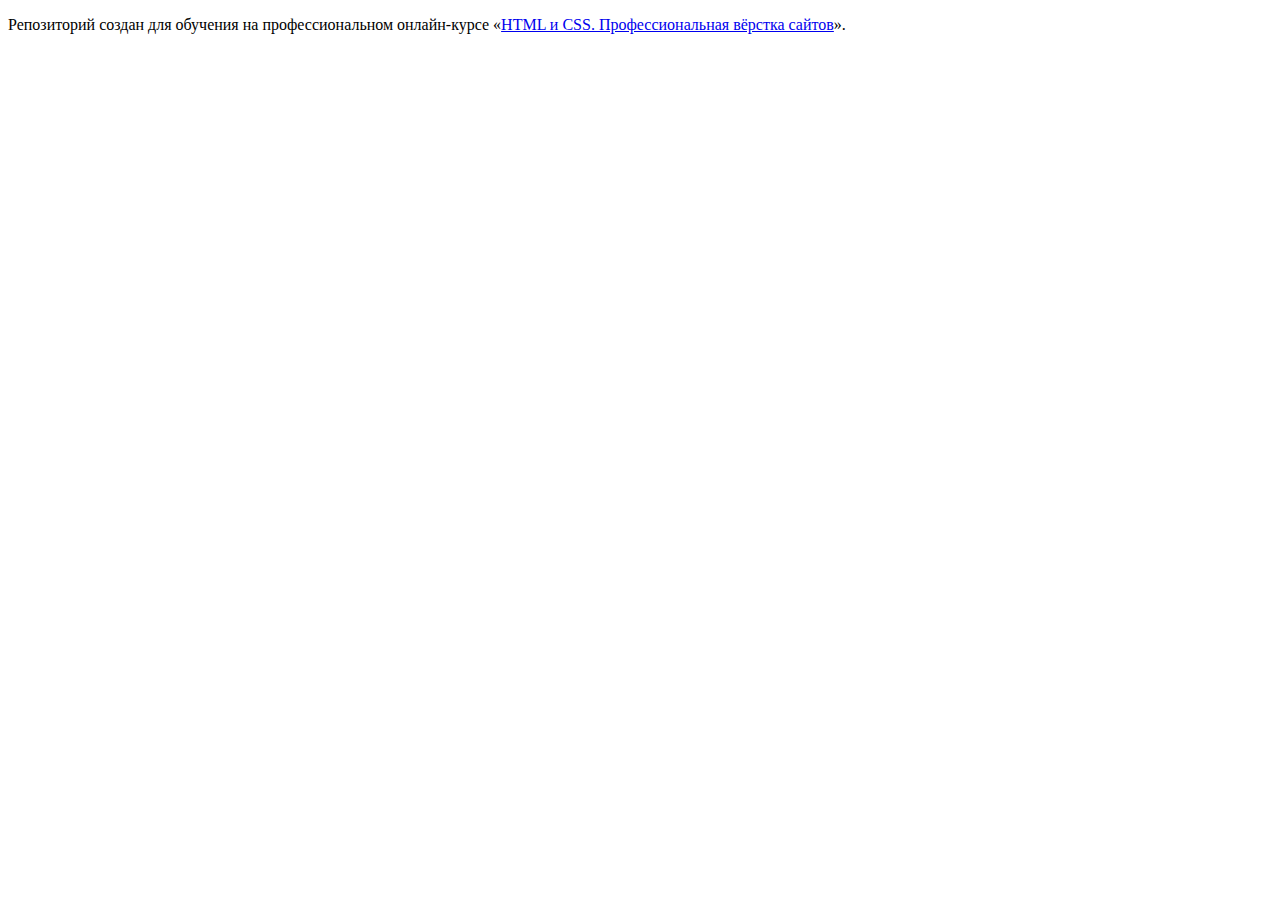
<file: master/index.html>
<!DOCTYPE html>
<html lang="ru">
  <head>
    <meta charset="utf-8">
    <title>HTML Academy: Седона</title>
    <base href="https://htmlacademy-htmlcss.github.io/2206893-sedona-35/master/">
</head>
  <body>

    <p>Репозиторий создан для обучения на профессиональном онлайн‑курсе «<a href="https://htmlacademy.ru/intensive/htmlcss">HTML и CSS. Профессиональная вёрстка сайтов</a>».</p>

  </body>
</html>
</file>
<file: styles/styles.css>
@font-face {
  font-family: "PT Sans";
  src: url("../fonts/ptsans-400.woff2") format("woff2");
  font-weight: 400;
  font-style: normal;
  font-display: swap;
}

@font-face {
  font-family: "PT Sans";
  src: url("../fonts/ptsans-700.woff2") format("woff2");
  font-weight: 700;
  font-style: normal;
  font-display: swap;
}

html {
  height: 100%;
}

body {
  min-height: 100%;
  margin: 0;
  padding: 0;
  font-family: "PT Sans", "Arial", sans-serif;
  font-size: 22px;
  line-height: 26px;
  color: #000000;
  background-color: #f2f2f2;
}

img {
  max-width: 100%;
  object-fit: contain;
}

.visually-hidden {
  position: absolute;
  width: 1px;
  height: 1px;
  margin: -1px;
  padding: 0;
  border: 0;
  clip: rect(0 0 0 0);
  overflow: hidden;
}

.page-container {
  margin: 0 auto;
  width: 1200px;
  display: flex;
  flex-direction: column;
  background-color: #ffffff;
}

.button {
  display: inline-block;
  font-size: 20px;
  line-height: 36px;
  font-weight: 700;
  color: #ffffff;
  text-transform: uppercase;
  text-decoration: none;
  border: none;
  cursor: pointer;
  border-radius: 4px;
}

/* Header */
.page-header {
  display: flex;
  margin: 0 auto;
  width: 1060px;
}

.logo {
  margin: 0 28px 0 0;
  z-index: 1;
}

.navigation {
  display: flex;
  width: 960px;
}

.navigation * {
  box-sizing: border-box;
}

/* Navigation menu */
.navigation-list {
  display: flex;
  flex-wrap: wrap;
  width: 450px;
  padding: 0;
  margin: 0;
  list-style-type: none;
}

.navigation-list > .navigation-item:nth-child(1) {
  width: 100px;
}

.navigation-list > .navigation-item:nth-child(2) {
  width: 114px;
}

.navigation-list > .navigation-item:nth-child(3) {
  width: 125px;
}

.navigation-link-current {
  position: relative;
}

.navigation-link-current::after {
  position: absolute;
  bottom: 0;
  transform: translateY(1px);
  right: 16px;
  left: 16px;
  height: 2px;
  background-color: #756257;
  content: "";
}

.navigation-link {
  display: block;
  padding: 20px 16px;
  font-size: 20px;
  line-height: 24px;
  font-weight: 700;
  color: #000000;
  text-decoration: none;
  cursor: pointer;
}

.navigation-link:hover {
  color: #756157;
}

.navigation-link:active {
  color: rgba(117, 97, 87, 0.3);
}

/* User menu */
.navigation-user {
  display: flex;
  flex-wrap: wrap;
  max-width: 310px;
  padding: 0;
  margin: 0;
  margin-left: auto;
  list-style-type: none;
}

.navigation-link-search,
.navigation-link-favorite {
  display: block;
  padding: 22px 12px;
  min-width: 44px;
  min-height: 64px;
  text-decoration: none;
  cursor: pointer;
}

.navigation-link-favorite {
  position: relative;
}

.navigation-user > .navigation-item:nth-child(3) {
  padding: 14px 0 14px 20px;
  text-align: right;
}

.total-favorites {
  position: absolute;
  top: 11px;
  left: 20px;
  width: 20px;
  color: #ffffff;
  font-size: 10px;
  line-height: 20px;
  background-color: #7db54f;
  border-radius: 10px;
  text-align: center;
}

.navigation-button {
  display: block;
  padding: 8px 34px;
  font-size: 16px;
  line-height: 20px;
  background-color: #756157;
}

.navigation-button:hover {
  background-color: #615048;
}

.navigation-button:focus-visible {
  background-color: #615048;
}

.navigation-button:active {
  background-color: #756157;
  color: rgba(255, 255, 255, 0.3);
}

.navigation-button:disabled {
  background-color: #e5e5e5;
  color: #ffffff;
}

.navigation-item .navigation-icon {
  fill: #000000;
}

.navigation-item:hover .navigation-icon {
  fill: #756157;
}

.navigation-item:focus-visible .navigation-icon {
  fill: #756157;
}

/* Making sticky footer */
.main-index {
  flex-grow: 1;
}

/* Hero */
.hero {
  display: flex;
  flex-direction: column;
  padding: 51px 371px 82px;
  align-items: center;
  margin: -6px 0 0;
  background-image: url("../images/hero/background-hero.jpg");
  background-repeat: no-repeat;
  background-color: #5685b3;
  background-size: 100% auto;
}

.welcome-logo {
  margin-bottom: 10px;
}

.gorgeous-logo {
  margin-bottom: 54px;
}

/* Advantages */
.advantages {
  padding-top: 69px;
  margin: 0;
  text-align: center;
}

.advantages-title-main {
  margin: 0 0 25px;
  padding: 0 280px;
  font-size: 30px;
  line-height: 36px;
  font-weight: 700;
  text-transform: uppercase;
}

.advantages-reasons {
  margin: 0 0 90px;
  color: #333333;
}

.advantages-list,
.recomendation-list {
  display: grid;
  margin: 0;
  padding: 0;
  grid-template-columns: 1fr 1fr 1fr;
  list-style-type: none;
}

.advantages-item,
.recomendation-item {
  position: relative;
  box-sizing: border-box;
  min-height: 384px;
}

.advantages-item-light-blue,
.advantages-item-blue {
  width: 400px;
  padding: 103px 80px 110px;
}

.advantages-item-dark-blue,
.recomendation-item-dark-blue {
  width: 1200px;
  display: flex;
  margin: 0;
  padding: 0;
  grid-column: span 3;
  background-color: #82b3d3;
  color: #ffffff;
}

.advantages-show,
.recomendation-show {
  vertical-align: top;
}

.real-city,
.devil-bridge {
  position: relative;
  padding: 92px 80px 100px;
  width: 400px;
  box-sizing: border-box;
}

.advantages-title,
.recomendation-title {
  position: relative;
  padding: 0 30px;
  margin: 0 0 30px;
  font-size: 24px;
  line-height: 28px;
  font-weight: 700;
  text-transform: uppercase;
}

.advantages-title.drop-dark,
.advantages-title.drop-white,
.recomendation-title.drop-white {
  margin: 0 0 62px;
}

.drop-white::after {
  position: absolute;
  bottom: -30px;
  left: 50%;
  width: 60px;
  height: 2px;
  transform: translate(-50%, 50%);
  background-color: rgba(255, 255, 255, 0.3);
  content: "";
}

.drop-dark::after {
  position: absolute;
  bottom: -30px;
  left: 50%;
  width: 60px;
  height: 2px;
  transform: translate(-50%, 50%);
  background-color: rgba(0, 0, 0, 0.3);
  content: "";
}

.advantages-item-light-blue,
.recomendation-item-light-blue {
  background-color: rgba(130, 179, 211, 0.12);
}

.advantages-item-blue {
  background-color: rgba(130, 179, 211, 0.2);
}

.advantages-item-blue > p {
  color: #333333;
}

.advantages-item-light-blue > p {
  color: #333333;
}

.advantages-description,
.recomendation-description {
  padding: 0;
  margin: 0;
  font-size: 18px;
  line-height: 21px;
}

/* Recomendation */
.recomendation-item-light-blue,
.recomendation-item-white {
  width: 400px;
  padding: 182px 80px 70px;
}

.recomendation-item-light-blue > p {
  color: #333333;
}

.recomendation-item-white > p {
  color: #333333;
}

.recomendation-item-dark-blue {
  flex-direction: row-reverse;
}


.recomendation-item.accommodation {
  background-image: url("../images/advantages/accommodation.svg");
  background-repeat: no-repeat;
  background-size: 76px 72px;
  background-position: center 80px;
}

.recomendation-item.food {
  background-image: url("../images/advantages/burger.svg");
  background-repeat: no-repeat;
  background-size: 75px 70px;
  background-position: center 81px;
}

.recomendation-item.souvenir {
  background-image: url("../images/advantages/souvenir.svg");
  background-repeat: no-repeat;
  background-size: 65px 76px;
  background-position: center 78px;
}

/* hotel searching  */
.hotel-searching {
  display: flex;
  flex-direction: column;
  margin: 0;
  padding: 96px 0;
  text-align: center;
}

.hotel-searching-title {
  margin: 0 auto 20px;
  font-size: 30px;
  line-height: 36px;
  font-weight: 700;
  text-transform: uppercase;
}

.hotel-searching-text {
  margin: 0 auto 54px;
  padding: 0 300px;
  color: #333333;
}

.searching-button {
  display: block;
  padding: 8px 50px;
  margin: 0 auto;
  background-color: #756157;
}

.searching-button:hover {
  background-color: #615048;
}

.searching-button:focus-visible {
  background-color: #615048;
}

.searching-button:active {
  color: rgba(255, 255, 255, 0.3);
  background-color: #756157;
}

.searching-button:disabled {
  color: #ffffff;
  background-color: #e5e5e5;
}

/* Subscribe */
.subscribe {
  min-height: 215px;
  margin: 0;
  padding: 96px 258px 104px;
  text-align: center;
  color: #ffffff;
  background-image: url("../images/subscribe/background-subscribe.png");
  background-repeat: no-repeat;
  background-color: #8cacd2;
  background-size: 100% auto;
}

.subscribe-title {
  margin: 0 0 20px;
  padding: 0;
  font-size: 30px;
  line-height: 36px;
  font-weight: 700;
  text-transform: uppercase;
}

.subscribe-description {
  padding: 0;
  margin: 0 0 54px;
}

.newsletter-form {
  display: grid;
  grid-template-columns: 1fr auto;
}

.field {
  border: none;
  margin: 0;
  padding: 14px 20px;
  font-family: "PT Sans", "Arial", sans-serif;
  font-size: 18px;
  line-height: 24px;
  border-radius: 4px 0 0 4px;
  background-color: #ffffff;
}

.field::placeholder {
  color: #000000;
  opacity: 0.6;
}

.newsletter-button {
  margin: 0;
  padding: 8px 50px;
  text-align: center;
  font-family: "PT Sans", "Arial", sans-serif;
  background-color: #82b3d3;
  border-radius: 0 4px 4px 0;
}

.newsletter-button:hover {
  background-color: #68a2ca;
}

.newsletter-button:focus-visible {
  background-color: #68a2ca;
}

.newsletter-button:active {
  color: rgba(255, 255, 255, 0.3);
  background-color: #82b3d3;
}

.newsletter-button:disabled {
  color: #ffffff;
  background-color: #e5e5e5;
}

/* Footer */
.page-footer {
  display: flex;
  align-items: center;
  padding: 40px 70px 30px;
  margin: 0;
  min-height: 50px;
}

.footer-social-list {
  display: flex;
  flex-wrap: wrap;
  padding: 0;
  margin: 0;
  list-style-type: none;
}

.footer-social-item {
  position: relative;
  width: 48px;
  height: 40px;
  box-sizing: border-box;
}

.button-social {
  display: block;
  cursor: pointer;
}

.button-vk {
  min-height: 14px;
  padding: 13px 12px;
}

.button-telegram {
  min-height: 16px;
  padding: 12px 15px;
}

.button-youtube {
  min-height: 16px;
  padding: 12px 13px;
}

.footer-icon {
  position: absolute;
  top: 0;
  right: 0;
  bottom: 0;
  left: 0;
  margin: auto;
  fill: #83b3d3;
}

.button-social:hover .footer-icon {
  fill: #68a2ca;
}

.button-social:focus-visible .footer-icon {
  fill: #68a2ca;
}

.button-social:active .footer-icon {
  fill: rgba(104, 162, 202, 0.3);
}

.footer-social {
  width: 145px;
  padding: 0;
  margin: 0;
}

.footer-phone {
  width: 335px;
  padding: 0;
  margin: 0 auto;
  cursor: pointer;
}

a.footer-phone {
  font-size: 40px;
  line-height: 40px;
  color: #000000;
  text-decoration: none;
}

a.footer-phone:hover {
  color: #756157;
}

a.footer-phone:focus-visible {
  color: #756157;
}

a.footer-phone:active {
  color: rgba(117, 97, 87, 0.3);
}

.footer-made-by {
  position: relative;
  width: 115px;
  padding: 0;
  margin: 0;
  text-align: right;
}

.htmlacademy-link {
  display: block;
  min-width: 120px;
  min-height: 40px;
  cursor: pointer;
}

.htmlacademy-link .footer-icon {
  fill: #000000;
}

.htmlacademy-link:hover .footer-icon {
  fill: #756157;
}

.htmlacademy-link:focus-visible .footer-icon {
  fill: #756157;
}

.htmlacademy-link:active .footer-icon {
  fill: rgba(117, 97, 87, 0.3);
}

.modal-container {
  position: fixed;
  top: 0;
  left: 0;
  display: flex;
  width: 100%;
  height: 100%;
  background-color: rgba(242, 242, 242, 0.8);
}

.modal {
  position: relative;
  margin: auto;
  padding: 40px;
  background-color: #ffffff;
  border-radius: 30px;
}

.modal-search {
  box-sizing: border-box;
  width: 717px;
  padding: 64px 70px;
}

.modal-close-button {
  position: absolute;
  top: 64px;
  right: 52px;
  padding: 0;
  width: 52px;
  height: 52px;
  background-color: #f2f2f2;
  border-radius: 50%;
  border: none;
  background-image: url("../images/cross.svg");
  background-repeat: no-repeat;
  background-position: center;
  cursor: pointer;
}

.modal-title {
  margin: 0;
  margin-bottom: 64px;
  font-size: 30px;
  line-height: 36px;
  font-weight: 700;
  color: #000000;
  text-transform: uppercase;
}

.modal-container-close {
  display: none;
}

.searching-form {
  display: grid;
  grid-template-columns: 247px 242px;
  grid-gap: 48px 88px;
}

.searching-form * {
  box-sizing: border-box;
}

.form-label {
  margin-right: auto;
  font-size: 20px;
  line-height: 24px;
  font-weight: 700;
}

.field-group {
  display: flex;
  align-items: center;
  justify-content: space-between;
  margin: 0;
}

.searching-form-date,
.searching-submit {
  position: relative;
  grid-column: 1 / -1;
}

.searching-form-adults,
.searching-form-child {
  position: relative;
}

.searching-form-date .field {
  width: 440px;
  font-weight: 700;
  background-color: #f2f2f2;
  border-radius: 4px;
  border: none;
  background-image: url("../images/date.svg");
  background-repeat: no-repeat;
  background-position: 400px center;
  background-size: 20px;
  cursor: pointer;
}

.check-date-error {
  position: absolute;
  top: 52px;
  left: 157px;
  color: #ff5757;
  font-size: 16px;
  font-weight: 400;
  line-height: 21px;
}

.check-date-correct {
  position: absolute;
  top: 52px;
  left: 157px;
  display: none;
  color: #333333;
  font-size: 16px;
  font-weight: 400;
  line-height: 21px;
}

.date-error {
  display: none;
}

.date-available {
  display: block;
}

.searching-form-adults .field,
.searching-form-child .field {
  width: 110px;
  color: #000000;
  text-align: center;
  font-weight: 700;
  background-color: #f2f2f2;
  border-radius: 4px;
  border: none;
}

.number-minus {
  position: absolute;
  right: 71px;
  top: 0;
  width: 40px;
  height: 48px;
  padding: 0;
  text-align: center;
  border: none;
}

.number-plus {
  position: absolute;
  right: 0;
  top: 0;
  width: 40px;
  height: 48px;
  padding: 0;
  text-align: center;
  border: none;
}

.number-minus::after {
  position: absolute;
  top: 23px;
  right: 14px;
  width: 14px;
  height: 2px;
  background-color: rgba(117, 97, 87, 0.3);
  content: "";
}

.number-plus::before {
  position: absolute;
  top: 23px;
  right: 13px;
  width: 14px;
  height: 2px;
  background-color: rgba(117, 97, 87, 0.3);
  transform: rotate(90deg);
  content: "";
}

.number-plus::after {
  position: absolute;
  top: 23px;
  right: 13px;
  width: 14px;
  height: 2px;
  background-color: rgba(117, 97, 87, 0.3);
  content: "";
}

.searching-form-adults:hover .number-minus,
.searching-form-adults:hover .number-plus,
.searching-form-child:hover .number-minus,
.searching-form-child:hover .number-plus {
  border-color: #000000;
  cursor: pointer;
}

.searching-form-adults:focus-visible .number-minus,
.searching-form-adults:focus-visible .number-plus,
.searching-form-child:focus-visible .number-minus,
.searching-form-child:focus-visible .number-plus {
  border-color: #756157;
}

.field-group input[type="number"]::-webkit-outer-spin-button,
.field-group input[type="number"]::-webkit-inner-spin-button {
  display: none;
}

.tooltip {
  position: absolute;
  margin-top: -1px;
  margin-left: 10px;
  width: 26px;
  height: 26px;
}

.tooltip-toggle {
  display: block;
  padding: 0;
  margin: 0;
  border: none;
  background-color: transparent;
}

.tooltip-icon {
  display: block;
  width: 100%;
  height: 100%;
  color: #ffffff;
}

.tooltip-toggle:hover .tooltip-icon {
  color: #ffffff;
}

.tooltip-text {
  position: absolute;
  z-index: 1;
  left: 50%;
  transform: translateX(-50%);
  padding: 15px 18px 18px 22px;
  display: none;
  width: 256px;
  margin-top: 15px;
  color: #ffffff;
  font-size: 16px;
  box-sizing: border-box;
  line-height: 20px;
  font-weight: 400;
  text-transform: none;
  background-color: #333333;
  box-shadow: 0 15px 30px rgba(0, 0, 0, 0.3);
  border-radius: 10px;
}

.tooltip-text::after {
  position: absolute;
  bottom: 100%;
  left: 0;
  right: 0;
  width: 19px;
  height: 9px;
  margin-left: auto;
  margin-right: auto;
  background-image: url("../images/tooltip-arrow.svg");
  content: "";
}

.tooltip-toggle:hover + .tooltip-text,
.tooltip-toggle:focus + .tooltip-text {
  display: block;
}

.searching-submit {
  margin: 0;
  padding: 18px 0;
  text-align: center;
  font-family: "PT Sans", "Arial", sans-serif;
  line-height: 24px;
  background-color: #82b3d3;
}

.searching-submit:hover {
  background-color: #68a2ca;
}

.searching-submit:focus-visible {
  background-color: #68a2ca;
}

.searching-submit:active {
  color: rgba(255, 255, 255, 0.3);
  background-color: #68a2ca;
}
</file>
<file: 3/styles/styles.css>
@font-face {
  font-family: "PT Sans";
  src: url("../fonts/ptsans-400.woff2") format("woff2");
  font-weight: 400;
  font-style: normal;
  font-display: swap;
}
@font-face {
  font-family: "PT Sans";
  src: url("../fonts/ptsans-700.woff2") format("woff2");
  font-weight: 700;
  font-style: normal;
  font-display: swap;
}

body {
  font-family: "PT Sans", "Arial", sans-serif;
  font-size: 22px;
  line-height: 26px;
  color:#000000;
  background: #FFFFFF;
}

.button {
  line-height: 36px;
  font-weight: 700;
  color:#FFFFFF;
  text-transform: uppercase;
  text-decoration: none;
}

/* Header */

.total-favorites {
  color:#FFFFFF;
  font-size: 10px;
  line-height: 10px;
  background-color: #7DB54F;
  border-radius: 10px;
}

.navigation-link {
  font-size: 20px;
  line-height: 24px;
  font-weight: 700;
  color:#000000;
  text-decoration: none;
  text-align: center;
}

.navigation-button {
  font-size: 16px;
  background-color: #756157;
}

/* Hero */
.hero {
  background-image: url(../images/hero/background-hero.jpg);
  background-repeat: no-repeat;
  background-color: #5685b3;
  background-size: 100% auto;
}

/* Advantages */
.advantages {
  text-align: center;
}

h2.advantages-title {
  font-size: 30px;
  line-height: 36px;
  font-weight: 700;
  text-transform: uppercase;
}

h3.advantages-title {
  font-size: 24px;
  line-height: 28px;
  font-weight: 700;
  text-transform: uppercase;
}

.advantages-reasons {
  color:#333333;
}

.advantages-item-dark-blue {
  background-color:#82B3D3;
}

.advantages-item-light-blue {
  background:rgba(130,179,211, 0.12);
}

.advantages-item-blue {
  background: rgba(130,179,211, 0.2);
}

.advantages-item-blue > p {
  color:#333333;
}

.advantages-item-light-blue > p {
  color:#333333;
}

.advantages-item-dark-blue {
  color:#FFFFFF;
}

.advantages-description {
  font-size: 18px;
  line-height: 21px;
}

h3.recomendation-title {
  font-size: 24px;
  line-height: 28px;
  font-weight: 700;
  text-transform: uppercase;
}

.recomendation-item-light-blue {
  background:rgba(130,179,211, 0.12);
}

.recomendation-item-light-blue > p {
  color:#333333;
}

.recomendation-item-white > p {
  color:#333333;
}

.recomendation-description {
  font-size: 18px;
  line-height: 21px;
}

.recomendation-item:first-child {
  background-image: url(../images/advantages/accommodation.svg);
  background-repeat: no-repeat;
  background-size: 84px 84px;
}

.recomendation-item:nth-child(2) {
  background-image: url(../images/advantages/burger.svg);
  background-repeat: no-repeat;
  background-size: 84px 84px;
}

.recomendation-item:nth-child(3) {
  background-image: url(../images/advantages/souvenir.svg);
  background-repeat: no-repeat;
  background-size: 84px 84px;
}

/* hotel searching  */
.hotel-searching {
  text-align: center;
}

.hotel-searching-text {
  color:#333333;
}

.hotel-searching-title {
  font-size: 30px;
  line-height: 36px;
  font-weight: 700;
  text-transform: uppercase;
}

.searching-button {
  font-size: 16px;
  background-color:#756157;
}

/* Subscribe */
.subscribe {
  background-image: url(../images/subscribe/background-subscribe.png);
  background-repeat: no-repeat;
  background-color: #8cacd2;
  color:#FFFFFF;
  background-size: 100% auto;
  text-align: center;
}

.subscribe-title {
  font-size: 30px;
  line-height: 36px;
  font-weight: 700;
  text-transform: uppercase;
}

.newsletter-button {
  font-size: 20px;
  background-color:#82B3D3;
  border: none;
  text-align: center;
}

/* Footer */
.page-footer {
  text-align: center;
}

a.footer-phone {
  font-size: 40px;
  line-height: 40px;
  color:#000000;
  text-decoration: none;
}
</file>
<file: 4/styles/styles.css>
@font-face {
  font-family: "PT Sans";
  src: url("../fonts/ptsans-400.woff2") format("woff2");
  font-weight: 400;
  font-style: normal;
  font-display: swap;
}
@font-face {
  font-family: "PT Sans";
  src: url("../fonts/ptsans-700.woff2") format("woff2");
  font-weight: 700;
  font-style: normal;
  font-display: swap;
}

html {
  height: 100%;
}

body {
  font-family: "PT Sans", "Arial", sans-serif;
  font-size: 22px;
  line-height: 26px;
  color:#000000;
  background: #F2F2F2;
  min-height: 100%;
}

.page-container {
  background: #FFFFFF;
  margin: 0 auto;
  width: 1200px;
  display: flex;
  flex-direction: column;
}

.button {
  line-height: 36px;
  font-weight: 700;
  color:#FFFFFF;
  text-transform: uppercase;
  text-decoration: none;
}

/* Header */
.page-header {
  display: flex;
  align-items: center;
  margin: 0 auto;
  width: 1060px;
}

.logo {
  margin: 0 30px -6px 0;
}

.navigation {
  display: flex;
  justify-content: space-between;
  width: 960px;
}

.navigation-item {
  box-sizing: border-box;
}

/* Navigation menu */
.navigation-list {
  display: flex;
  align-items: center;
  width: 450px;
  padding: 0;
  margin: 0;
}

.navigation-list > .navigation-item {
  padding: 20px 16px;
}
.navigation-list > .navigation-item:nth-child(1) {
  width: 100px;
}

.navigation-list > .navigation-item:nth-child(2) {
  width: 114px;
}

.navigation-list > .navigation-item:nth-child(3) {
  width: 125px;
}

/* User menu */

.navigation-user {
  display: flex;
  align-items: center;
  width: 310px;
  margin-left: auto;
}

.navigation-user > .navigation-item:nth-child(1) {
  padding: 22px 12px;
  width: 44px;
}

.navigation-user > .navigation-item:nth-child(2) {
  padding: 22px 12px;
  width: 44px;
}

.navigation-user > .navigation-item:nth-child(3) {
  padding: 14px 0 14px 20px;
  width: 180px;
  text-align: right;
}

/* temporary class for favorites counter*/
.total-favorites {
  color:#FFFFFF;
  font-size: 10px;
  line-height: 10px;
  background-color: #7DB54F;
  border-radius: 10px;
}

.navigation-link {
  font-size: 20px;
  line-height: 24px;
  font-weight: 700;
  color:#000000;
  text-decoration: none;
  text-align: center;
}

.navigation-button {
  font-size: 16px;
  line-height: 20px;
  background-color: #756157;
}

/* Making sticky footer */
.main-index {
  flex-grow: 1;
}

/* Hero */
.hero {
  background-image: url(../images/hero/background-hero.jpg);
  background-repeat: no-repeat;
  background-color: #5685b3;
  background-size: 100% auto;
  display: flex;
  flex-direction: column;
  padding: 51px 371px 82px;
  align-items: center;
}

.welcome-logo {
  margin-bottom: 11px;
}

.gorgeous-logo {
  margin-bottom: 54px;
}

/* Advantages */
.advantages {
  text-align: center;
  padding-top: 69px;
}

.drop-line-white {
  width: 60px;
  height: 2px;
  background: rgba(255, 255, 255, 0.3);
  margin: 0 auto 30px;
}

.drop-line-dark {
  width: 60px;
  height: 2px;
  background: rgba(0, 0, 0, 0.3);
  margin: 0 auto 30px;
}

.advantages-title-main {
  font-size: 30px;
  line-height: 36px;
  font-weight: 700;
  text-transform: uppercase;
  margin: 0 0 25px;
}

.advantages-list {
  display: flex;
  flex-wrap: wrap;
  margin: 0;
  padding: 0;
}

.advantages-item:nth-child(n+2):nth-child(-n+4) {
  width: 400px;
  padding: 103px 85px 121px;
  box-sizing: border-box;
}

.advantages-item:nth-child(4n+1) {
  width: 1200px;
  display: flex;
}

.advantages-item:nth-child(5) {
  flex-direction: row-reverse;
}

.advantages-show {
  vertical-align: top;
}

.real-city {
  padding: 92px 85px 111px;
  width: 400px;
  box-sizing: border-box;
}

.devil-bridge {
  padding: 92px 85px 111px;
  width: 400px;
  box-sizing: border-box;
}

.advantages-title {
  font-size: 24px;
  line-height: 28px;
  font-weight: 700;
  text-transform: uppercase;
  margin: 0 0 30px;
}

.advantages-reasons {
  color:#333333;
  margin: 0 0 90px;
}

.advantages-item-dark-blue {
  background-color:#82B3D3;
}

.advantages-item-light-blue {
  background:rgba(130,179,211, 0.12);
}

.advantages-item-blue {
  background: rgba(130,179,211, 0.2);
}

.advantages-item-blue > p {
  color:#333333;
}

.advantages-item-light-blue > p {
  color:#333333;
}

.advantages-item-dark-blue {
  color:#FFFFFF;
}

.advantages-description {
  font-size: 18px;
  line-height: 21px;
  margin: 0;
}

/* Recomendation */

.recomendation-list {
  display: flex;
  flex-wrap: wrap;
  margin: 0;
  padding: 0;
}

.recomendation-item {
  width: 400px;
  padding: 182px 85px 81px;
  box-sizing: border-box;
}

.recomendation-title {
  font-size: 24px;
  line-height: 28px;
  font-weight: 700;
  text-transform: uppercase;
  margin: 0 0 30px;
}

.recomendation-item-light-blue {
  background:rgba(130,179,211, 0.12);
}

.recomendation-item-light-blue > p {
  color:#333333;
}

.recomendation-item-white > p {
  color:#333333;
}

.recomendation-description {
  font-size: 18px;
  line-height: 21px;
  margin: 0;
}

.recomendation-item:first-child {
  background-image: url(../images/advantages/accommodation.svg);
  background-repeat: no-repeat;
  background-size: 75px 72px;
  background-position: center 80px;
}

.recomendation-item:nth-child(2) {
  background-image: url(../images/advantages/burger.svg);
  background-repeat: no-repeat;
  background-size: 74px 70px;
  background-position: center 81px;
}

.recomendation-item:nth-child(3) {
  background-image: url(../images/advantages/souvenir.svg);
  background-repeat: no-repeat;
  background-size: 64px 76px;
  background-position: center 78px;
}

/* hotel searching  */
.hotel-searching {
  text-align: center;
}

.hotel-searching-text {
  color:#333333;
}

.hotel-searching-title {
  font-size: 30px;
  line-height: 36px;
  font-weight: 700;
  text-transform: uppercase;
}

.searching-button {
  font-size: 16px;
  background-color:#756157;
}

/* Subscribe */
.subscribe {
  background-image: url(../images/subscribe/background-subscribe.png);
  background-repeat: no-repeat;
  background-color: #8cacd2;
  color:#FFFFFF;
  background-size: 100% auto;
  text-align: center;
}

.subscribe-title {
  font-size: 30px;
  line-height: 36px;
  font-weight: 700;
  text-transform: uppercase;
}

.newsletter-button {
  font-size: 20px;
  background-color:#82B3D3;
  border: none;
  text-align: center;
}

/* Footer */
.page-footer {
  display: flex;
  align-items: center;
  margin: 40px 70px 30px;
}

.footer-social {
  width: 144px;
  margin: 5px 0 5px;
}

.footer-social-list {
  display: flex;
  padding: 0;
}

.footer-social-item {
  width: 48px;
  box-sizing: border-box;
}

.footer-social-item:nth-child(1) {
  padding: 13px 12px;
}

.footer-social-item:nth-child(2) {
  padding: 12px 15px;
}

.footer-social-item:nth-child(3) {
  padding: 12px 13px;
}

.footer-phone {
  width: 331px;
  margin: 5px auto 5px;
}

a.footer-phone {
  font-size: 40px;
  line-height: 40px;
  color:#000000;
  text-decoration: none;
}

.footer-made-by {
  width: 157px;
  text-align: right;
  margin: 9px 0 9px;
}
</file>
<file: 5/styles/styles.css>
@font-face {
  font-family: "PT Sans";
  src: url("../fonts/ptsans-400.woff2") format("woff2");
  font-weight: 400;
  font-style: normal;
  font-display: swap;
}
@font-face {
  font-family: "PT Sans";
  src: url("../fonts/ptsans-700.woff2") format("woff2");
  font-weight: 700;
  font-style: normal;
  font-display: swap;
}

html {
  height: 100%;
}

body {
  font-family: "PT Sans", "Arial", sans-serif;
  font-size: 22px;
  line-height: 26px;
  color:#000000;
  background: #F2F2F2;
  min-height: 100%;
  margin: 0;
}

.visually-hidden {
  position: absolute;
  width: 1px;
  height: 1px;
  margin: -1px;
  padding: 0;
  border: 0;
  clip: rect(0 0 0 0);
  overflow: hidden;
}

.page-container {
  background: #FFFFFF;
  margin: 0 auto;
  width: 1200px;
  display: flex;
  flex-direction: column;
}

.button {
  font-size: 20px;
  line-height: 36px;
  font-weight: 700;
  color:#FFFFFF;
  text-transform: uppercase;
  text-decoration: none;
}

/* Header */
.page-header {
  display: flex;
  margin: 0 auto;
  width: 1060px;
}

.logo {
  margin: 0 30px 0 0;
  z-index: 1;
}

.navigation {
  display: flex;
  width: 960px;
}

.navigation * {
  box-sizing: border-box;
}

/* Navigation menu */
.navigation-list {
  display: flex;
  flex-wrap: wrap;
  width: 450px;
  padding: 0;
  margin: 0;
  list-style-type: none;
}

.navigation-list > .navigation-item:nth-child(1) {
  width: 100px;
}

.navigation-list > .navigation-item:nth-child(2) {
  width: 114px;
}

.navigation-list > .navigation-item:nth-child(3) {
  width: 125px;
}

.navigation-link {
  font-size: 20px;
  line-height: 24px;
  font-weight: 700;
  color:#000000;
  text-decoration: none;
  display: block;
  padding: 20px 16px;
}

/* User menu */

.navigation-user {
  display: flex;
  flex-wrap: wrap;
  max-width: 310px;
  padding: 0;
  margin: 0;
  margin-left: auto;
  list-style-type: none;
}

.navigation-link-search, .navigation-link-favorite {
  display: block;
  padding: 22px 12px;
  min-width: 44px;
  min-height: 64px;
}

.navigation-user > .navigation-item:nth-child(3) {
  padding: 14px 0 14px 20px;
  text-align: right;
}

.navigation-button {
  font-size: 16px;
  line-height: 20px;
  background-color: #756157;
  display: block;
  padding: 8px 34px;
  border-radius: 4px;
}

/* Making sticky footer */
.main-index {
  flex-grow: 1;
}

/* Hero */
.hero {
  background-image: url(../images/hero/background-hero.jpg);
  background-repeat: no-repeat;
  background-color: #5685b3;
  background-size: 100% auto;
  display: flex;
  flex-direction: column;
  padding: 51px 371px 82px;
  align-items: center;
  margin: -6px 0 0;
}

.welcome-logo {
  margin-bottom: 11px;
}

.gorgeous-logo {
  margin-bottom: 54px;
}

/* Advantages */
.advantages {
  text-align: center;
  padding-top: 69px;
  margin: 0;
}

.drop-line-white {
  width: 60px;
  height: 2px;
  background: rgba(255, 255, 255, 0.3);
  margin: 0 auto 30px;
}

.drop-line-dark {
  width: 60px;
  height: 2px;
  background: rgba(0, 0, 0, 0.3);
  margin: 0 auto 30px;
}

.advantages-title-main {
  font-size: 30px;
  line-height: 36px;
  font-weight: 700;
  text-transform: uppercase;
  margin: 0 0 25px;
}

.advantages-reasons {
  color:#333333;
  margin: 0 0 90px;
}

.advantages-list, .recomendation-list {
  display: flex;
  flex-wrap: wrap;
  margin: 0;
  padding: 0;
  list-style-type: none;
}

.advantages-item, .recomendation-item {
  box-sizing: border-box;
  min-height: 384px;
}

.advantages-item:nth-child(n+2) {
  width: 400px;
  padding: 103px 85px 121px;
}

.advantages-item-dark-blue, .recomendation-item-dark-blue {
  width: 1200px;
  display: flex;
  background-color:#82B3D3;
  color:#FFFFFF;
  margin: 0;
  padding: 0;
}

.advantages-show, .recomendation-show {
  vertical-align: top;
}

.real-city, .devil-bridge {
  padding: 92px 85px 111px;
  width: 400px;
  box-sizing: border-box;
}

.advantages-title, .recomendation-title {
  font-size: 24px;
  line-height: 28px;
  font-weight: 700;
  text-transform: uppercase;
  margin: 0 0 30px;
}

.advantages-item-light-blue, .recomendation-item-light-blue {
  background:rgba(130,179,211, 0.12);
}

.advantages-item-blue {
  background: rgba(130,179,211, 0.2);
}

.advantages-item-blue > p {
  color:#333333;
}

.advantages-item-light-blue > p {
  color:#333333;
}

.advantages-description, .recomendation-description {
  font-size: 18px;
  line-height: 21px;
  padding: 0;
  margin: 0;
}

/* Recomendation */

.recomendation-item:nth-child(n+2) {
  width: 400px;
  padding: 182px 85px 81px;
}

.recomendation-item-light-blue {
  flex-direction: row-reverse;
}

.recomendation-item-light-blue > p {
  color:#333333;
}

.recomendation-item-white > p {
  color:#333333;
}

.recomendation-item:nth-child(2) {
  background-image: url(../images/advantages/accommodation.svg);
  background-repeat: no-repeat;
  background-size: 75px 72px;
  background-position: center 80px;
}

.recomendation-item:nth-child(3) {
  background-image: url(../images/advantages/burger.svg);
  background-repeat: no-repeat;
  background-size: 74px 70px;
  background-position: center 81px;
}

.recomendation-item:nth-child(4) {
  background-image: url(../images/advantages/souvenir.svg);
  background-repeat: no-repeat;
  background-size: 64px 76px;
  background-position: center 78px;
}

/* hotel searching  */
.hotel-searching {
  text-align: center;
  display: flex;
  flex-direction: column;
  margin: 0;
  padding: 96px 0;
}

.hotel-searching-title {
  font-size: 30px;
  line-height: 36px;
  font-weight: 700;
  text-transform: uppercase;
  margin: 0 auto 20px;
}

.hotel-searching-text {
  color:#333333;
  margin: 0 auto 54px;
}

.searching-button {
  background-color:#756157;
  display: block;
  padding: 8px 50px;
  border-radius: 4px;
  margin: 0 auto;
}

/* Subscribe */
.subscribe {
  background-image: url(../images/subscribe/background-subscribe.png);
  background-repeat: no-repeat;
  background-color: #8cacd2;
  color:#FFFFFF;
  background-size: 100% auto;
  text-align: center;
  min-height: 215px;
  margin: 0;
  padding: 96px 258px 104px;
}

.subscribe-title {
  font-size: 30px;
  line-height: 36px;
  font-weight: 700;
  text-transform: uppercase;
  margin: 0 0 20px;
  padding: 0;
}

.subscribe-description {
  padding: 0;
  margin: 0 0 54px;
}

.newsletter-button {
  background-color:#82B3D3;
  border: none;
  text-align: center;
  margin: 0;
  padding: 8px 50px;
}

/* Footer */
.page-footer {
  display: flex;
  align-items: center;
  padding: 40px 70px 30px;
  margin: 0;
}

.footer-social {
  width: 142px;
  padding: 0;
  margin: 0;
}

.footer-social-list {
  display: flex;
  flex-wrap: wrap;
  padding: 0;
  margin: 0;
  list-style-type: none;
}

.footer-social-item {
  width: 48px;
  height: 40px;
  box-sizing: border-box;
}

.footer-phone {
  width: 331px;
  padding: 0;
  margin: 0 auto;
}

a.footer-phone {
  font-size: 40px;
  line-height: 40px;
  color:#000000;
  text-decoration: none;
}

.footer-made-by {
  width: 115px;
  text-align: right;
  padding: 0;
  margin: 0;
}
</file>
<file: 6/styles/styles.css>
@font-face {
  font-family: "PT Sans";
  src: url("../fonts/ptsans-400.woff2") format("woff2");
  font-weight: 400;
  font-style: normal;
  font-display: swap;
}
@font-face {
  font-family: "PT Sans";
  src: url("../fonts/ptsans-700.woff2") format("woff2");
  font-weight: 700;
  font-style: normal;
  font-display: swap;
}

html {
  height: 100%;
}

body {
  font-family: "PT Sans", "Arial", sans-serif;
  font-size: 22px;
  line-height: 26px;
  color:#000000;
  background: #F2F2F2;
  min-height: 100%;
  margin: 0;
  padding: 0;
}

.visually-hidden {
  position: absolute;
  width: 1px;
  height: 1px;
  margin: -1px;
  padding: 0;
  border: 0;
  clip: rect(0 0 0 0);
  overflow: hidden;
}

.page-container {
  background: #FFFFFF;
  margin: 0 auto;
  width: 1200px;
  display: flex;
  flex-direction: column;
}

.button {
  font-size: 20px;
  line-height: 36px;
  font-weight: 700;
  color:#FFFFFF;
  text-transform: uppercase;
  text-decoration: none;
  border: none;
}

/* Header */
.page-header {
  display: flex;
  margin: 0 auto;
  width: 1060px;
}

.logo {
  margin: 0 30px 0 0;
  z-index: 1;
}

.navigation {
  display: flex;
  width: 960px;
}

.navigation * {
  box-sizing: border-box;
}

/* Navigation menu */
.navigation-list {
  display: flex;
  flex-wrap: wrap;
  width: 450px;
  padding: 0;
  margin: 0;
  list-style-type: none;
}

.navigation-list > .navigation-item:nth-child(1) {
  width: 100px;
}

.navigation-list > .navigation-item:nth-child(2) {
  width: 114px;
}

.navigation-list > .navigation-item:nth-child(3) {
  width: 125px;
}

.navigation-link {
  font-size: 20px;
  line-height: 24px;
  font-weight: 700;
  color:#000000;
  text-decoration: none;
  display: block;
  padding: 20px 16px;
}

/* User menu */

.navigation-user {
  display: flex;
  flex-wrap: wrap;
  max-width: 310px;
  padding: 0;
  margin: 0;
  margin-left: auto;
  list-style-type: none;
}

.navigation-link-search, .navigation-link-favorite {
  display: block;
  padding: 22px 12px;
  min-width: 44px;
  min-height: 64px;
}

.navigation-user > .navigation-item:nth-child(3) {
  padding: 14px 0 14px 20px;
  text-align: right;
}

.navigation-button {
  font-size: 16px;
  line-height: 20px;
  background-color: #756157;
  display: block;
  padding: 8px 34px;
  border-radius: 4px;
}

/* Making sticky footer */
.main-index {
  flex-grow: 1;
}

/* Hero */
.hero {
  background-image: url(../images/hero/background-hero.jpg);
  background-repeat: no-repeat;
  background-color: #5685b3;
  background-size: 100% auto;
  display: flex;
  flex-direction: column;
  padding: 51px 371px 82px;
  align-items: center;
  margin: -6px 0 0;
}

.welcome-logo {
  margin-bottom: 11px;
}

.gorgeous-logo {
  margin-bottom: 54px;
}

/* Advantages */
.advantages {
  text-align: center;
  padding-top: 69px;
  margin: 0;
}

.drop-line-white {
  width: 60px;
  height: 2px;
  background: rgba(255, 255, 255, 0.3);
  margin: 0 auto 30px;
}

.drop-line-dark {
  width: 60px;
  height: 2px;
  background: rgba(0, 0, 0, 0.3);
  margin: 0 auto 30px;
}

.advantages-title-main {
  font-size: 30px;
  line-height: 36px;
  font-weight: 700;
  text-transform: uppercase;
  margin: 0 0 25px;
}

.advantages-reasons {
  color:#333333;
  margin: 0 0 90px;
}

.advantages-list, .recomendation-list {
  display: grid;
  margin: 0;
  padding: 0;
  list-style-type: none;
  grid-template-columns: 1fr 1fr 1fr;
}

.advantages-item, .recomendation-item {
  box-sizing: border-box;
  min-height: 384px;
}

.advantages-item:nth-child(n+2) {
  width: 400px;
  padding: 103px 85px 121px;
}

.advantages-item-dark-blue, .recomendation-item-dark-blue {
  width: 1200px;
  display: flex;
  background-color:#82B3D3;
  color:#FFFFFF;
  margin: 0;
  padding: 0;
  grid-column: span 3;
}

.advantages-show, .recomendation-show {
  vertical-align: top;
}

.real-city, .devil-bridge {
  padding: 92px 85px 111px;
  width: 400px;
  box-sizing: border-box;
}

.advantages-title, .recomendation-title {
  font-size: 24px;
  line-height: 28px;
  font-weight: 700;
  text-transform: uppercase;
  margin: 0 0 30px;
}

.advantages-item-light-blue, .recomendation-item-light-blue {
  background:rgba(130,179,211, 0.12);
}

.advantages-item-blue {
  background: rgba(130,179,211, 0.2);
}

.advantages-item-blue > p {
  color:#333333;
}

.advantages-item-light-blue > p {
  color:#333333;
}

.advantages-description, .recomendation-description {
  font-size: 18px;
  line-height: 21px;
  padding: 0;
  margin: 0;
}

/* Recomendation */

.recomendation-item:nth-child(n+2) {
  width: 400px;
  padding: 182px 85px 81px;
}

.recomendation-item-light-blue > p {
  color:#333333;
}

.recomendation-item-white > p {
  color:#333333;
}

.recomendation-item:nth-child(2) {
  background-image: url(../images/advantages/accommodation.svg);
  background-repeat: no-repeat;
  background-size: 75px 72px;
  background-position: center 80px;
}

.recomendation-item:nth-child(3) {
  background-image: url(../images/advantages/burger.svg);
  background-repeat: no-repeat;
  background-size: 74px 70px;
  background-position: center 81px;
}

.recomendation-item:nth-child(4) {
  background-image: url(../images/advantages/souvenir.svg);
  background-repeat: no-repeat;
  background-size: 64px 76px;
  background-position: center 78px;
}

/* hotel searching  */
.hotel-searching {
  text-align: center;
  display: flex;
  flex-direction: column;
  margin: 0;
  padding: 96px 0;
}

.hotel-searching-title {
  font-size: 30px;
  line-height: 36px;
  font-weight: 700;
  text-transform: uppercase;
  margin: 0 auto 20px;
}

.hotel-searching-text {
  color:#333333;
  margin: 0 auto 54px;
}

.searching-button {
  background-color:#756157;
  display: block;
  padding: 8px 50px;
  border-radius: 4px;
  margin: 0 auto;
}

/* Subscribe */
.subscribe {
  background-image: url(../images/subscribe/background-subscribe.png);
  background-repeat: no-repeat;
  background-color: #8cacd2;
  color:#FFFFFF;
  background-size: 100% auto;
  text-align: center;
  min-height: 215px;
  margin: 0;
  padding: 96px 258px 104px;
}

.subscribe-title {
  font-size: 30px;
  line-height: 36px;
  font-weight: 700;
  text-transform: uppercase;
  margin: 0 0 20px;
  padding: 0;
}

.subscribe-description {
  padding: 0;
  margin: 0 0 54px;
}

.newsletter-form {
  display: grid;
  grid-template-columns: 1fr auto;
}
/* указываю дополнительно font-family, иначе браузер сбрасывает свойство шрифта для формы от body на дефолтное, отличающееся от заданного по макету*/
.field {
  border: none;
  font-family: "PT Sans", "Arial", sans-serif;
  font-size: 18px;
  padding: 12px 20px;
  border-radius: 4px 0 0 4px;
}

.newsletter-button {
  background-color:#82B3D3;
  text-align: center;
  font-family: "PT Sans", "Arial", sans-serif;
  margin: 0;
  padding: 8px 50px;
  border-radius: 0 4px 4px 0;
}

/* Footer */
.page-footer {
  display: flex;
  align-items: center;
  padding: 40px 70px 30px;
  margin: 0;
}

.footer-social {
  width: 142px;
  padding: 0;
  margin: 0;
}

.footer-social-list {
  display: flex;
  flex-wrap: wrap;
  padding: 0;
  margin: 0;
  list-style-type: none;
}

.footer-social-item {
  width: 48px;
  height: 40px;
  box-sizing: border-box;
}

.footer-phone {
  width: 331px;
  padding: 0;
  margin: 0 auto;
}

a.footer-phone {
  font-size: 40px;
  line-height: 40px;
  color:#000000;
  text-decoration: none;
}

.footer-made-by {
  width: 115px;
  text-align: right;
  padding: 0;
  margin: 0;
}
</file>
<file: 7/styles/styles.css>
@font-face {
  font-family: "PT Sans";
  src: url("../fonts/ptsans-400.woff2") format("woff2");
  font-weight: 400;
  font-style: normal;
  font-display: swap;
}
@font-face {
  font-family: "PT Sans";
  src: url("../fonts/ptsans-700.woff2") format("woff2");
  font-weight: 700;
  font-style: normal;
  font-display: swap;
}

html {
  height: 100%;
}

body {
  font-family: "PT Sans", "Arial", sans-serif;
  font-size: 22px;
  line-height: 26px;
  color:#000000;
  background: #F2F2F2;
  min-height: 100%;
  margin: 0;
  padding: 0;
}

.visually-hidden {
  position: absolute;
  width: 1px;
  height: 1px;
  margin: -1px;
  padding: 0;
  border: 0;
  clip: rect(0 0 0 0);
  overflow: hidden;
}

.page-container {
  background: #FFFFFF;
  margin: 0 auto;
  width: 1200px;
  display: flex;
  flex-direction: column;
}

.button {
  display: inline-block;
  font-size: 20px;
  line-height: 36px;
  font-weight: 700;
  color:#FFFFFF;
  text-transform: uppercase;
  text-decoration: none;
  border: none;
  cursor: pointer;
  border-radius: 4px;
}

/* Header */
.page-header {
  display: flex;
  margin: 0 auto;
  width: 1060px;
}

.logo {
  margin: 0 30px 0 0;
  z-index: 1;
}

.navigation {
  display: flex;
  width: 960px;
}

.navigation * {
  box-sizing: border-box;
}

/* Navigation menu */
.navigation-list {
  display: flex;
  flex-wrap: wrap;
  width: 450px;
  padding: 0;
  margin: 0;
  list-style-type: none;
}

.navigation-list > .navigation-item:nth-child(1) {
  width: 100px;
}

.navigation-list > .navigation-item:nth-child(2) {
  width: 114px;
}

.navigation-list > .navigation-item:nth-child(3) {
  width: 125px;
}
.navigation-link-current {
  position: relative;
}

.navigation-link-current::after {
  content: "";
  position: absolute;
  bottom: 0;
  right: 16px;
  left: 16px;
  height: 2px;
  background-color: #756257;
}

.navigation-link {
  font-size: 20px;
  line-height: 24px;
  font-weight: 700;
  color:#000000;
  text-decoration: none;
  display: block;
  padding: 20px 16px;
}

/* User menu */

.navigation-user {
  display: flex;
  flex-wrap: wrap;
  max-width: 310px;
  padding: 0;
  margin: 0;
  margin-left: auto;
  list-style-type: none;
}

.navigation-link-search, .navigation-link-favorite {
  display: block;
  padding: 22px 12px;
  min-width: 44px;
  min-height: 64px;
  text-decoration: none;
}

.navigation-link-search {
  background-image: url(../images/logo/logo-search.svg);
  background-repeat: no-repeat;
  background-position: center;
}

.navigation-link-favorite {
  position: relative;
  background-image: url(../images/logo/logo-favor.svg);
  background-repeat: no-repeat;
  background-position: center;
}

.navigation-user > .navigation-item:nth-child(3) {
  padding: 14px 0 14px 20px;
  text-align: right;
}

.total-favorites {
  color:#FFFFFF;
  font-size: 10px;
  line-height: 20px;
  background-color: #7DB54F;
  border-radius: 10px;
  position: absolute;
  text-align: center;
  top: 11px;
  left: 20px;
  width: 20px;
}

.navigation-button {
  font-size: 16px;
  line-height: 20px;
  background-color: #756157;
  display: block;
  padding: 8px 34px;
}

.navigation-button:hover {
  background-color: #615048;
}

.navigation-button:focus-visible {
  background-color: #615048;
}

.navigation-button:active {
  background-color: #756157;
  color: rgba(255, 255, 255, 0.3);
}

.navigation-button:disabled {
  background-color: #E5E5E5;
  color: #FFFFFF;
}

/* Making sticky footer */
.main-index {
  flex-grow: 1;
}

/* Hero */
.hero {
  background-image: url(../images/hero/background-hero.jpg);
  background-repeat: no-repeat;
  background-color: #5685b3;
  background-size: 100% auto;
  display: flex;
  flex-direction: column;
  padding: 51px 371px 82px;
  align-items: center;
  margin: -6px 0 0;
}

.welcome-logo {
  margin-bottom: 11px;
}

.gorgeous-logo {
  margin-bottom: 54px;
}

/* Advantages */
.advantages {
  text-align: center;
  padding-top: 69px;
  margin: 0;
}

.advantages-title-main {
  font-size: 30px;
  line-height: 36px;
  font-weight: 700;
  text-transform: uppercase;
  margin: 0 0 25px;
}

.advantages-reasons {
  color:#333333;
  margin: 0 0 90px;
}

.advantages-list, .recomendation-list {
  display: grid;
  margin: 0;
  padding: 0;
  list-style-type: none;
  grid-template-columns: 1fr 1fr 1fr;
}

.advantages-item, .recomendation-item {
  box-sizing: border-box;
  min-height: 384px;
  position: relative;
}

.advantages-item:nth-child(n+2) {
  width: 400px;
  padding: 103px 80px 110px;
}

.advantages-item-dark-blue, .recomendation-item-dark-blue {
  width: 1200px;
  display: flex;
  background-color:#82B3D3;
  color:#FFFFFF;
  margin: 0;
  padding: 0;
  grid-column: span 3;
}

.advantages-show, .recomendation-show {
  vertical-align: top;
}

.real-city, .devil-bridge {
  padding: 92px 80px 100px;
  width: 400px;
  box-sizing: border-box;
  position: relative;
}

.advantages-title, .recomendation-title {
  font-size: 24px;
  line-height: 28px;
  font-weight: 700;
  text-transform: uppercase;
}

.advantages-title {
  margin: 0 0 62px;
}

.drop-white::after {
  content: "";
  position: absolute;
  width: 60px;
  height: 2px;
  top: 178px;
  left: 50%;
  margin-left: -30px;
  background: rgba(255, 255, 255, 0.3);

}

.drop-dark::after {
  content: "";
  position: absolute;
  width: 60px;
  height: 2px;
  top: 189px;
  left: 50%;
  margin-left: -30px;
  background: rgba(0, 0, 0, 0.3);

}

.advantages-item-light-blue, .recomendation-item-light-blue {
  background:rgba(130,179,211, 0.12);
}

.advantages-item-blue {
  background: rgba(130,179,211, 0.2);
}

.advantages-item-blue > p {
  color:#333333;
}

.advantages-item-light-blue > p {
  color:#333333;
}

.advantages-description, .recomendation-description {
  font-size: 18px;
  line-height: 21px;
  padding: 0;
  margin: 0;
}

/* Recomendation */

.recomendation-title {
  margin: 0 0 30px;
}

.recomendation-item:nth-child(n+2) {
  width: 400px;
  padding: 182px 80px 70px;
}

.recomendation-item-light-blue > p {
  color:#333333;
}

.recomendation-item-white > p {
  color:#333333;
}

.recomendation-item:nth-child(2) {
  background-image: url(../images/advantages/accommodation.svg);
  background-repeat: no-repeat;
  background-size: 75px 72px;
  background-position: center 80px;
}

.recomendation-item:nth-child(3) {
  background-image: url(../images/advantages/burger.svg);
  background-repeat: no-repeat;
  background-size: 74px 70px;
  background-position: center 81px;
}

.recomendation-item:nth-child(4) {
  background-image: url(../images/advantages/souvenir.svg);
  background-repeat: no-repeat;
  background-size: 64px 76px;
  background-position: center 78px;
}

/* hotel searching  */
.hotel-searching {
  text-align: center;
  display: flex;
  flex-direction: column;
  margin: 0;
  padding: 96px 0;
}

.hotel-searching-title {
  font-size: 30px;
  line-height: 36px;
  font-weight: 700;
  text-transform: uppercase;
  margin: 0 auto 20px;
}

.hotel-searching-text {
  color:#333333;
  margin: 0 auto 54px;
}

.searching-button {
  background-color:#756157;
  display: block;
  padding: 8px 50px;
  margin: 0 auto;
}

.searching-button:hover {
  background-color: #615048;
}

.searching-button:focus-visible {
  background-color: #615048;
}

.searching-button:active {
  background-color: ##756157;
  color: rgba(255, 255, 255, 0.3);
}

.searching-button:disabled {
  background-color:#E5E5E5;
  color: #FFFFFF;
}

/* Subscribe */
.subscribe {
  background-image: url(../images/subscribe/background-subscribe.png);
  background-repeat: no-repeat;
  background-color: #8cacd2;
  color:#FFFFFF;
  background-size: 100% auto;
  text-align: center;
  min-height: 215px;
  margin: 0;
  padding: 96px 258px 104px;
}

.subscribe-title {
  font-size: 30px;
  line-height: 36px;
  font-weight: 700;
  text-transform: uppercase;
  margin: 0 0 20px;
  padding: 0;
}

.subscribe-description {
  padding: 0;
  margin: 0 0 54px;
}

.newsletter-form {
  display: grid;
  grid-template-columns: 1fr auto;
}

.field {
  border: none;
  font-family: "PT Sans", "Arial", sans-serif;
  font-size: 18px;
  padding: 12px 20px;
  border-radius: 4px 0 0 4px;
}

.newsletter-button {
  background-color:#82B3D3;
  text-align: center;
  font-family: "PT Sans", "Arial", sans-serif;
  margin: 0;
  padding: 8px 50px;
  border-radius: 0 4px 4px 0;
}

.newsletter-button:hover {
  background-color:#68A2CA;
}

.newsletter-button:focus-visible {
  background-color:#68A2CA;
}

.newsletter-button:active {
  background-color:#82B3D3;
  color: rgba(255, 255, 255, 0.3);
}

.newsletter-button:disabled {
  background-color:#E5E5E5;
  color: #FFFFFF;
}

/* Footer */
.page-footer {
  display: flex;
  align-items: center;
  padding: 40px 70px 30px;
  margin: 0;
}

.footer-social-list {
  display: flex;
  flex-wrap: wrap;
  padding: 0;
  margin: 0;
  list-style-type: none;
}

.footer-social-item {
  width: 48px;
  height: 40px;
  box-sizing: border-box;
  position: relative;
}

.button-vk {
  display: block;
  min-height: 14px;
  padding: 13px 12px;
}

.button-telegram {
  display: block;
  min-height: 16px;
  padding: 12px 15px;
}

.button-youtube {
  display: block;
  min-height: 16px;
  padding: 12px 13px;
}

.footer-icon {
  position: absolute;
  top: 0;
  right: 0;
  bottom: 0;
  left: 0;
  margin: auto;
  fill: #83B3D3;
}

a:hover .footer-icon {
  fill: #68A2CA;
}

a:focus-visible .footer-icon {
  fill: #68A2CA;
}

a:active .footer-icon {
  fill: rgba(104, 162, 202, 0.3);
}

.footer-social {
  width: 145px;
  padding: 0;
  margin: 0;
}

.footer-phone {
  width: 335px;
  padding: 0;
  margin: 0 auto;
}

a.footer-phone {
  font-size: 40px;
  line-height: 40px;
  color:#000000;
  text-decoration: none;
}

a.footer-phone:hover {
  color:#756157;
}

a.footer-phone:focus-visible {
  color:#756157;
}

a.footer-phone:active {
  color:rgba(117, 97, 87, 0.3);
}

.footer-made-by {
  width: 115px;
  text-align: right;
  padding: 0;
  margin: 0;
  position: relative;
}

.htmlacademy-link {
  display: block;
  min-width: 120px;
  min-height: 40px;
}

.htmlacademy-link .footer-icon {
  fill: #000000;
}

.htmlacademy-link:hover .footer-icon {
  fill: #756157;
}

.htmlacademy-link:focus-visible .footer-icon {
  fill: #756157;
}

.htmlacademy-link:active .footer-icon {
  fill: rgba(117, 97, 87, 0.3);
}
</file>
<file: 8/styles/styles.css>
@font-face {
  font-family: "PT Sans";
  src: url("../fonts/ptsans-400.woff2") format("woff2");
  font-weight: 400;
  font-style: normal;
  font-display: swap;
}
@font-face {
  font-family: "PT Sans";
  src: url("../fonts/ptsans-700.woff2") format("woff2");
  font-weight: 700;
  font-style: normal;
  font-display: swap;
}

html {
  height: 100%;
}

body {
  font-family: "PT Sans", "Arial", sans-serif;
  font-size: 22px;
  line-height: 26px;
  color:#000000;
  background: #F2F2F2;
  min-height: 100%;
  margin: 0;
  padding: 0;
}

.visually-hidden {
  position: absolute;
  width: 1px;
  height: 1px;
  margin: -1px;
  padding: 0;
  border: 0;
  clip: rect(0 0 0 0);
  overflow: hidden;
}

.page-container {
  background: #FFFFFF;
  margin: 0 auto;
  width: 1200px;
  display: flex;
  flex-direction: column;
}

.button {
  display: inline-block;
  font-size: 20px;
  line-height: 36px;
  font-weight: 700;
  color:#FFFFFF;
  text-transform: uppercase;
  text-decoration: none;
  border: none;
  cursor: pointer;
  border-radius: 4px;
}

/* Header */
.page-header {
  display: flex;
  margin: 0 auto;
  width: 1060px;
}

.logo {
  margin: 0 30px 0 0;
  z-index: 1;
}

.navigation {
  display: flex;
  width: 960px;
}

.navigation * {
  box-sizing: border-box;
}

/* Navigation menu */
.navigation-list {
  display: flex;
  flex-wrap: wrap;
  width: 450px;
  padding: 0;
  margin: 0;
  list-style-type: none;
}

.navigation-list > .navigation-item:nth-child(1) {
  width: 100px;
}

.navigation-list > .navigation-item:nth-child(2) {
  width: 114px;
}

.navigation-list > .navigation-item:nth-child(3) {
  width: 125px;
}
.navigation-link-current {
  position: relative;
}

.navigation-link-current::after {
  content: "";
  position: absolute;
  bottom: 0;
  right: 16px;
  left: 16px;
  height: 2px;
  background-color: #756257;
}

.navigation-link {
  font-size: 20px;
  line-height: 24px;
  font-weight: 700;
  color:#000000;
  text-decoration: none;
  display: block;
  padding: 20px 16px;
  cursor: pointer;
}

/* User menu */

.navigation-user {
  display: flex;
  flex-wrap: wrap;
  max-width: 310px;
  padding: 0;
  margin: 0;
  margin-left: auto;
  list-style-type: none;
}

.navigation-link-search, .navigation-link-favorite {
  display: block;
  padding: 22px 12px;
  min-width: 44px;
  min-height: 64px;
  text-decoration: none;
  cursor: pointer;
}

.navigation-link-search {
  background-image: url(../images/logo/logo-search.svg);
  background-repeat: no-repeat;
  background-position: center;
}

.navigation-link-favorite {
  position: relative;
  background-image: url(../images/logo/logo-favor.svg);
  background-repeat: no-repeat;
  background-position: center;
}

.navigation-user > .navigation-item:nth-child(3) {
  padding: 14px 0 14px 20px;
  text-align: right;
}

.total-favorites {
  color:#FFFFFF;
  font-size: 10px;
  line-height: 20px;
  background-color: #7DB54F;
  border-radius: 10px;
  position: absolute;
  text-align: center;
  top: 11px;
  left: 20px;
  width: 20px;
}

.navigation-button {
  font-size: 16px;
  line-height: 20px;
  background-color: #756157;
  display: block;
  padding: 8px 34px;
}

.navigation-button:hover {
  background-color: #615048;
}

.navigation-button:focus-visible {
  background-color: #615048;
}

.navigation-button:active {
  background-color: #756157;
  color: rgba(255, 255, 255, 0.3);
}

.navigation-button:disabled {
  background-color: #E5E5E5;
  color: #FFFFFF;
}

/* Making sticky footer */
.main-index {
  flex-grow: 1;
}

/* Hero */
.hero {
  background-image: url(../images/hero/background-hero.jpg);
  background-repeat: no-repeat;
  background-color: #5685b3;
  background-size: 100% auto;
  display: flex;
  flex-direction: column;
  padding: 51px 371px 82px;
  align-items: center;
  margin: -6px 0 0;
}

.welcome-logo {
  margin-bottom: 11px;
}

.gorgeous-logo {
  margin-bottom: 54px;
}

/* Advantages */
.advantages {
  text-align: center;
  padding-top: 69px;
  margin: 0;
}

.advantages-title-main {
  font-size: 30px;
  line-height: 36px;
  font-weight: 700;
  text-transform: uppercase;
  margin: 0 0 25px;
  padding:0 280px;
}

.advantages-reasons {
  color:#333333;
  margin: 0 0 90px;
}

.advantages-list, .recomendation-list {
  display: grid;
  margin: 0;
  padding: 0;
  list-style-type: none;
  grid-template-columns: 1fr 1fr 1fr;
}

.advantages-item, .recomendation-item {
  box-sizing: border-box;
  min-height: 384px;
  position: relative;
}

.advantages-item:nth-child(n+2) {
  width: 400px;
  padding: 103px 80px 110px;
}

.advantages-item-dark-blue, .recomendation-item-dark-blue {
  width: 1200px;
  display: flex;
  background-color:#82B3D3;
  color:#FFFFFF;
  margin: 0;
  padding: 0;
  grid-column: span 3;
}

.advantages-show, .recomendation-show {
  vertical-align: top;
}

.real-city, .devil-bridge {
  padding: 92px 80px 100px;
  width: 400px;
  box-sizing: border-box;
  position: relative;
}

.advantages-title, .recomendation-title {
  font-size: 24px;
  line-height: 28px;
  font-weight: 700;
  text-transform: uppercase;
  padding:0 30px;
  margin: 0 0 30px;
  position: relative;
}

.advantages-title.drop-dark,
.advantages-title.drop-white,
.recomendation-title.drop-white {
  margin: 0 0 62px;
}

.drop-white::after {
  content: "";
  position: absolute;
  width: 60px;
  height: 2px;
  bottom: -30px;
  left: 50%;
  transform: translate(-50%, 50%);
  background: rgba(255, 255, 255, 0.3);

}

.drop-dark::after {
  content: "";
  position: absolute;
  width: 60px;
  height: 2px;
  bottom: -30px;
  left: 50%;
  transform: translate(-50%, 50%);
  background: rgba(0, 0, 0, 0.3);

}

.advantages-item-light-blue, .recomendation-item-light-blue {
  background:rgba(130,179,211, 0.12);
}

.advantages-item-blue {
  background: rgba(130,179,211, 0.2);
}

.advantages-item-blue > p {
  color:#333333;
}

.advantages-item-light-blue > p {
  color:#333333;
}

.advantages-description, .recomendation-description {
  font-size: 18px;
  line-height: 21px;
  padding: 0;
  margin: 0;
}

/* Recomendation */

.recomendation-item:nth-child(n+2) {
  width: 400px;
  padding: 182px 80px 70px;
}

.recomendation-item-light-blue > p {
  color:#333333;
}

.recomendation-item-white > p {
  color:#333333;
}

.recomendation-item-dark-blue {
  flex-direction: row-reverse;
}


.recomendation-item:nth-child(2) {
  background-image: url(../images/advantages/accommodation.svg);
  background-repeat: no-repeat;
  background-size: 75px 72px;
  background-position: center 80px;
}

.recomendation-item:nth-child(3) {
  background-image: url(../images/advantages/burger.svg);
  background-repeat: no-repeat;
  background-size: 74px 70px;
  background-position: center 81px;
}

.recomendation-item:nth-child(4) {
  background-image: url(../images/advantages/souvenir.svg);
  background-repeat: no-repeat;
  background-size: 64px 76px;
  background-position: center 78px;
}

/* hotel searching  */
.hotel-searching {
  text-align: center;
  display: flex;
  flex-direction: column;
  margin: 0;
  padding: 96px 0;
}

.hotel-searching-title {
  font-size: 30px;
  line-height: 36px;
  font-weight: 700;
  text-transform: uppercase;
  margin: 0 auto 20px;
}

.hotel-searching-text {
  color:#333333;
  margin: 0 auto 54px;
  padding: 0 300px;
}

.searching-button {
  background-color:#756157;
  display: block;
  padding: 8px 50px;
  margin: 0 auto;
}

.searching-button:hover {
  background-color: #615048;
}

.searching-button:focus-visible {
  background-color: #615048;
}

.searching-button:active {
  background-color: #756157;
  color: rgba(255, 255, 255, 0.3);
}

.searching-button:disabled {
  background-color:#E5E5E5;
  color: #FFFFFF;
}

/* Subscribe */
.subscribe {
  background-image: url(../images/subscribe/background-subscribe.png);
  background-repeat: no-repeat;
  background-color: #8cacd2;
  color:#FFFFFF;
  background-size: 100% auto;
  text-align: center;
  min-height: 215px;
  margin: 0;
  padding: 96px 258px 104px;
}

.subscribe-title {
  font-size: 30px;
  line-height: 36px;
  font-weight: 700;
  text-transform: uppercase;
  margin: 0 0 20px;
  padding: 0;
}

.subscribe-description {
  padding: 0;
  margin: 0 0 54px;
}

.newsletter-form {
  display: grid;
  grid-template-columns: 1fr auto;
}

.field {
  border: none;
  font-family: "PT Sans", "Arial", sans-serif;
  font-size: 18px;
  line-height: 24px;
  padding: 12px 20px;
  border-radius: 4px 0 0 4px;
  margin: 0;
  background-color: #ffffff;
}

.field::placeholder {
  color: #000000;
  opacity: 0.6;
}

.newsletter-button {
  background-color:#82B3D3;
  text-align: center;
  font-family: "PT Sans", "Arial", sans-serif;
  margin: 0;
  padding: 8px 50px;
  border-radius: 0 4px 4px 0;
}

.newsletter-button:hover {
  background-color:#68A2CA;
}

.newsletter-button:focus-visible {
  background-color:#68A2CA;
}

.newsletter-button:active {
  background-color:#82B3D3;
  color: rgba(255, 255, 255, 0.3);
}

.newsletter-button:disabled {
  background-color:#E5E5E5;
  color: #FFFFFF;
}

/* Footer */
.page-footer {
  display: flex;
  align-items: center;
  padding: 40px 70px 30px;
  margin: 0;
}

.footer-social-list {
  display: flex;
  flex-wrap: wrap;
  padding: 0;
  margin: 0;
  list-style-type: none;
}

.footer-social-item {
  width: 48px;
  height: 40px;
  box-sizing: border-box;
  position: relative;
}
.button-social {
  display: block;
  cursor: pointer;
}

.button-vk {
  min-height: 14px;
  padding: 13px 12px;
}

.button-telegram {
  min-height: 16px;
  padding: 12px 15px;
}

.button-youtube {
  min-height: 16px;
  padding: 12px 13px;
}

.footer-icon {
  position: absolute;
  top: 0;
  right: 0;
  bottom: 0;
  left: 0;
  margin: auto;
  fill: #83B3D3;
}

a:hover .footer-icon {
  fill: #68A2CA;
}

a:focus-visible .footer-icon {
  fill: #68A2CA;
}

a:active .footer-icon {
  fill: rgba(104, 162, 202, 0.3);
}

.footer-social {
  width: 145px;
  padding: 0;
  margin: 0;
}

.footer-phone {
  width: 335px;
  padding: 0;
  margin: 0 auto;
  cursor: pointer;
}

a.footer-phone {
  font-size: 40px;
  line-height: 40px;
  color:#000000;
  text-decoration: none;
}

a.footer-phone:hover {
  color:#756157;
}

a.footer-phone:focus-visible {
  color:#756157;
}

a.footer-phone:active {
  color:rgba(117, 97, 87, 0.3);
}

.footer-made-by {
  width: 115px;
  text-align: right;
  padding: 0;
  margin: 0;
  position: relative;
}

.htmlacademy-link {
  display: block;
  min-width: 120px;
  min-height: 40px;
  cursor: pointer;
}

.htmlacademy-link .footer-icon {
  fill: #000000;
}

.htmlacademy-link:hover .footer-icon {
  fill: #756157;
}

.htmlacademy-link:focus-visible .footer-icon {
  fill: #756157;
}

.htmlacademy-link:active .footer-icon {
  fill: rgba(117, 97, 87, 0.3);
}

.modal-container {
  position: fixed;
  top: 0;
  left: 0;
  display: flex;
  width: 100%;
  height: 100%;
  background-color: rgba(242, 242, 242, 0.8);
}

.modal {
  position: relative;
  margin: auto;
  padding: 40px;
  background-color: #ffffff;
  border-radius: 30px;
}

.modal-search {
  box-sizing: border-box;
  width: 717px;
  padding: 64px 70px;
}

.modal-close-button {
  position: absolute;
  padding: 0;
  top: 64px;
  right: 52px;
  width: 52px;
  height: 52px;
  background-color: #F2F2F2;
  border-radius: 50%;
  border: none;
  background-image: url("../images/cross.svg");
  background-repeat: no-repeat;
  background-position: center;
  cursor: pointer;
}

.modal-title {
  margin: 0;
  margin-bottom: 64px;
  font-size: 30px;
  line-height: 36px;
  font-weight: 700;
  color: #000000;
  text-transform: uppercase;
}

.modal-container-close {
  display: none;
}

.searching-form {
  display: grid;
  grid-template-columns: 247px 242px;
  grid-gap: 48px 88px;
}
.searching-form * {
  box-sizing: border-box;
}
.form-label {
  margin-right: auto;
  font-size: 20px;
  line-height: 24px;
  font-weight: 700;
}

.field-group {
  display: flex;
  align-items: center;
  justify-content: space-between;
  margin: 0;
}

.searching-form-date,
.searching-submit {
  grid-column: 1 / -1;
  position: relative;
}

.searching-form-adults,
.searching-form-child {
  position: relative;
}

.searching-form-date .field {
  width: 440px;
  background-color: #F2F2F2;
  border-radius: 4px;
  border: none;
  font-weight: 700;
  background-image: url("../images/date.svg");
  background-repeat: no-repeat;
  background-position: 400px center;
  background-size: 20px;
  cursor: pointer;
}

.check-date-error {
  color: #FF5757;
  position: absolute;
  font-size: 16px;
  font-weight: 400;
  line-height: 21px;
  top: 52px;
  left: 157px;
}

.check-date-correct {
  color: #333333;
  position: absolute;
  font-size: 16px;
  font-weight: 400;
  line-height: 21px;
  top: 52px;
  left: 157px;
  display: none;
}

.date-error {
  display: none;
}

.date-available {
  display: block;
}

.searching-form-adults .field,
.searching-form-child .field {
  width: 110px;
  background-color: #F2F2F2;
  border-radius: 4px;
  border: none;
  color: #000000;
  text-align: center;
  font-weight: 700;
}

.number-minus {
  position: absolute;
	right: 71px;
  top: 0;
	width: 40px;
  height: 48px;
	padding: 0;
	text-align: center;
	border: none;
}

.number-plus {
  position: absolute;
	right: 0;
  top: 0;
	width: 40px;
  height: 48px;
	padding: 0;
	text-align: center;
	border: none;
}

.number-minus::after {
  position: absolute;
  top: 23px;
  right: 14px;
  width: 14px;
  height: 2px;
  background-color: rgba(117, 97, 87, 0.3);;
  content: "";
}

.number-plus::before {
  position: absolute;
  top: 23px;
  right: 13px;
  width: 14px;
  height: 2px;
  background-color: rgba(117, 97, 87, 0.3);;
  content: "";
  transform: rotate(90deg);
}

.number-plus::after {
  position: absolute;
  top: 23px;
  right: 13px;
  width: 14px;
  height: 2px;
  background-color: rgba(117, 97, 87, 0.3);;
  content: "";
}

.searching-form-adults:hover .number-minus,
.searching-form-adults:hover .number-plus,
.searching-form-child:hover .number-minus,
.searching-form-child:hover .number-plus {
  border-color: #000000;
  cursor: pointer;
}

.searching-form-adults:focus-visible .number-minus,
.searching-form-adults:focus-visible .number-plus,
.searching-form-child:focus-visible .number-minus,
.searching-form-child:focus-visible .number-plus {
  border-color: #756157;
}

.field-group input[type="number"]::-webkit-outer-spin-button,
.field-group input[type="number"]::-webkit-inner-spin-button {
	display: none;
}

.tooltip {
  position: absolute;
  margin-top: -1px;
  margin-left: 10px;
  width: 26px;
  height: 26px;
}

.tooltip-toggle {
  border: none;
  background-color: transparent;
  padding: 0;
  margin: 0;
  display: block;
}

.tooltip-icon {
  width: 100%;
  height: 100%;
  color: #ffffff;
  display: block;
}

.tooltip-toggle:hover .tooltip-icon {
  color: #ffffff;
}

.tooltip-text {
  background: #333333;
  box-shadow: 0 15px 30px rgba(0, 0, 0, 0.3);
  border-radius: 10px;
  color: #ffffff;
  font-size: 16px;
  box-sizing: border-box;
  line-height: 20px;
  font-weight: 400;
  text-transform: none;
  padding: 15px 18px 18px 22px;
  display: none;
  width: 256px;
  position: absolute;
  margin-top: 15px;
  left: 50%;
  transform: translateX(-50%);
  z-index: 1;
}

.tooltip-text:after {
  content:'';
  background-image: url("../images/tooltip-arrow.svg");
  width: 19px;
  height: 9px;
  position:absolute;
  bottom: 100%;
  left:0;
  right:0;
  margin-left: auto;
  margin-right: auto;
}

.tooltip-toggle:hover + .tooltip-text,
.tooltip-toggle:focus + .tooltip-text {
  display: block;
}

.searching-submit {
  background-color:#82B3D3;
  text-align: center;
  font-family: "PT Sans", "Arial", sans-serif;
  margin: 0;
  padding: 18px 0;
  line-height: 24px;
}
</file>
